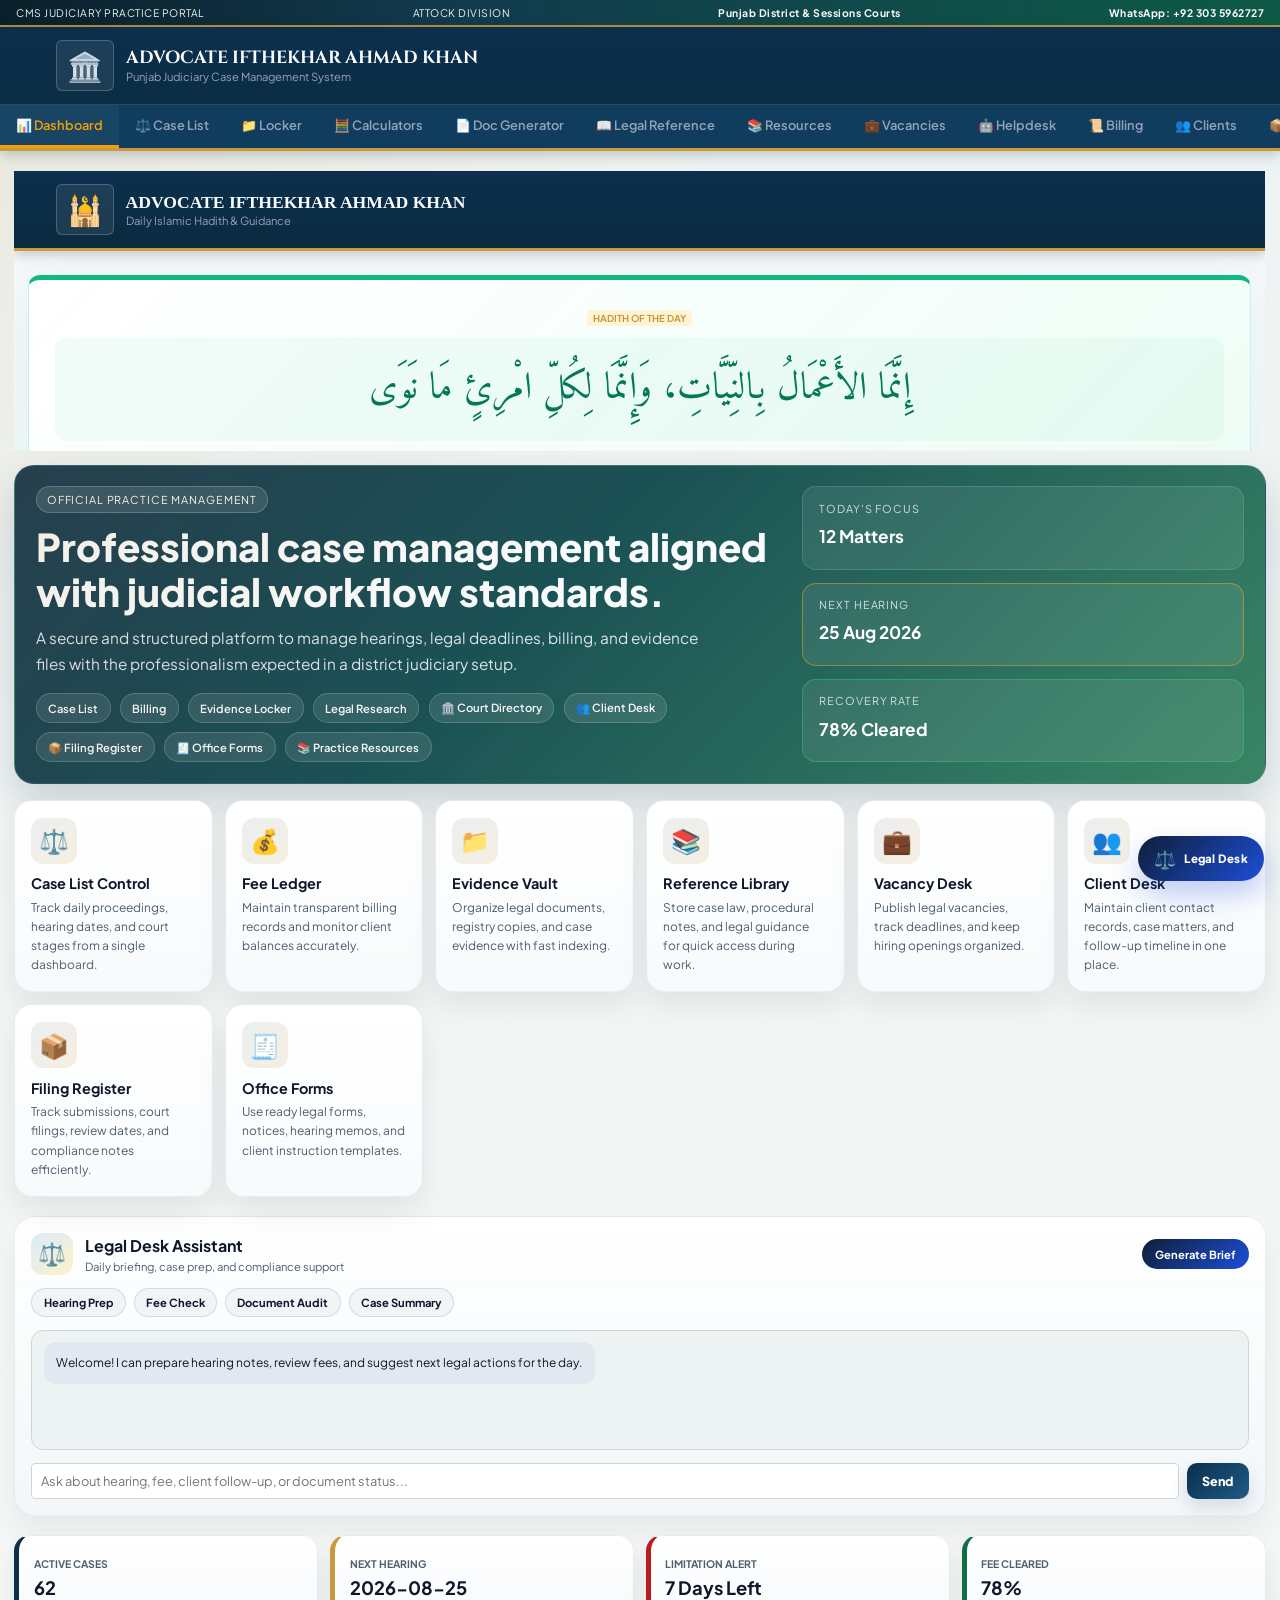
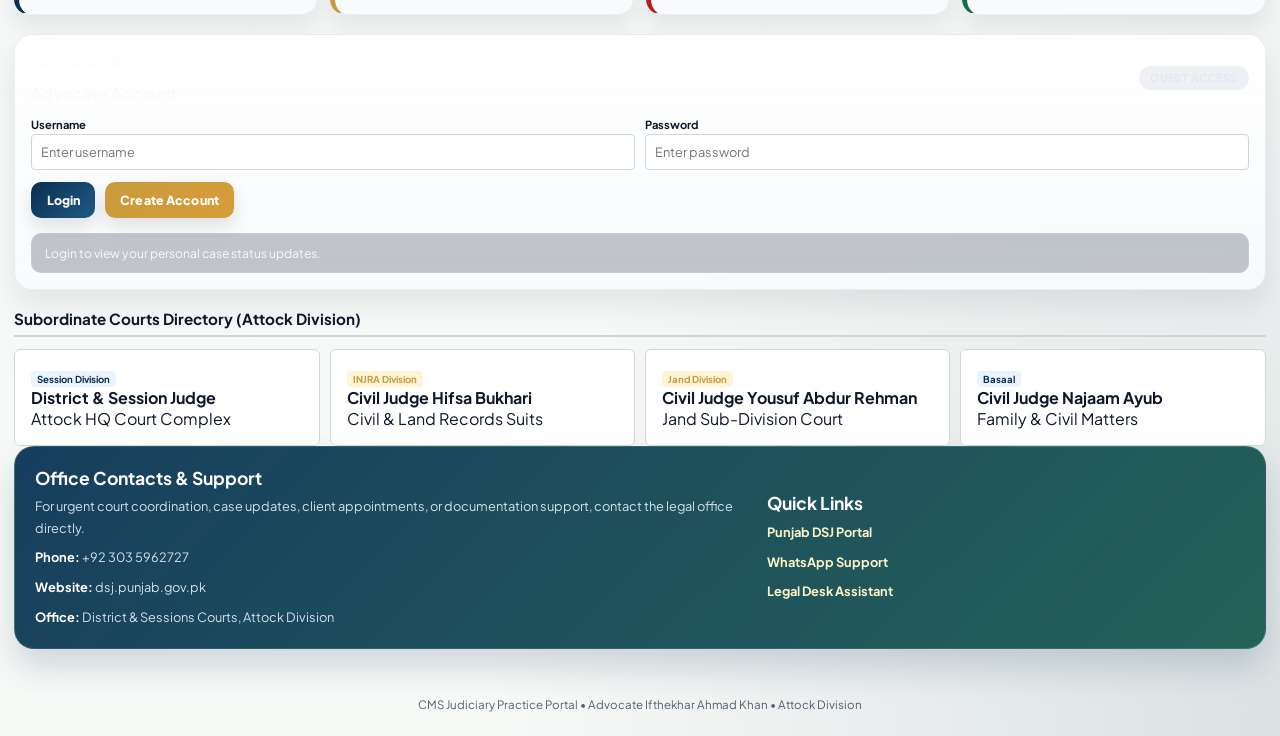
<file: index.html>
<!DOCTYPE html>
<html lang="en">
<head>
    <meta charset="UTF-8">
    <meta name="viewport" content="width=device-width, initial-scale=1.0">
    <title>CMS Judiciary - Advocate Ifthekhar Ahmad Khan</title>
    <link href="https://fonts.googleapis.com/css2?family=Cinzel:wght@600;700&family=Plus+Jakarta+Sans:wght@400;500;600;700&display=swap" rel="stylesheet">
    <link rel="stylesheet" href="style.css">
</head>
<body>

    <div class="gov-top-bar no-print">
        <span>CMS JUDICIARY PRACTICE PORTAL</span>
        <span>ATTOCK DIVISION</span>
        <span class="gov-contact-link">
            <a href="https://dsj.punjab.gov.pk/" target="_blank" rel="noopener noreferrer">Punjab District &amp; Sessions Courts</a>
        </span>
        <span class="gov-contact-link">
            <a href="https://wa.me/923035962727" target="_blank" rel="noopener noreferrer">WhatsApp: +92 303 5962727</a>
        </span>
    </div>

    <header class="main-header no-print">
        <div class="brand-container">
            <div class="cms-logo">🏛️</div>
            <div class="brand-titles">
                <h1>ADVOCATE IFTHEKHAR AHMAD KHAN</h1>
                <p>Punjab Judiciary Case Management System</p>
            </div>
        </div>

        <nav class="top-nav">
            <button class="nav-btn active" onclick="showPortion('dashboard', this)">📊 Dashboard</button>
            <button class="nav-btn" onclick="showPortion('diary', this)">⚖️ Case List</button>
            <button class="nav-btn" onclick="showPortion('locker', this)">📁 Locker</button>
            <button class="nav-btn" onclick="showPortion('calculator', this)">🧮 Calculators</button>
            <button class="nav-btn" onclick="showPortion('docs', this)">📄 Doc Generator</button>
            <button class="nav-btn" onclick="showPortion('library', this)">📖 Legal Reference</button>
            <button class="nav-btn" onclick="showPortion('resources', this)">📚 Resources</button>
            <button class="nav-btn" onclick="showPortion('vacancies', this)">💼 Vacancies</button>
            <button class="nav-btn" onclick="showPortion('assistant', this)">🤖 Helpdesk</button>
            <button class="nav-btn" onclick="showPortion('billing', this)">📜 Billing</button>
            <a href="clients.html" target="_blank" rel="noopener noreferrer" class="nav-btn" style="text-decoration:none; display:inline-flex; align-items:center;">👥 Clients</a>
            <a href="filings.html" target="_blank" rel="noopener noreferrer" class="nav-btn" style="text-decoration:none; display:inline-flex; align-items:center;">📦 Filings</a>
            <a href="forms.html" target="_blank" rel="noopener noreferrer" class="nav-btn" style="text-decoration:none; display:inline-flex; align-items:center;">🧾 Forms</a>
            <button id="theme-toggle-btn" class="nav-btn" onclick="toggleTheme()">🌙 Dark Mode</button>
        </nav>
    </header>

    <main class="content-container">
        <button class="floating-assistant-launcher" type="button" aria-label="Open legal desk assistant" onclick="focusAssistant()">
            <span class="launcher-icon">⚖️</span>
            <span class="launcher-text">Legal Desk</span>
        </button>

        <iframe src="hadith.html" style="width:100%; height:280px; border:none; margin-bottom:10px;"></iframe>

        <section class="hero-panel no-print">
            <div class="hero-copy">
                <span class="eyebrow">Official Practice Management</span>
                <h2>Professional case management aligned with judicial workflow standards.</h2>
                <p>
                   A secure and structured platform to manage hearings, legal deadlines, billing, and evidence files with the professionalism expected in a district judiciary setup.
               </p>
                <div class="hero-actions">
                    <span class="tag-badge">Case List</span>
                    <span class="tag-badge">Billing</span>
                    <span class="tag-badge">Evidence Locker</span>
                    <span class="tag-badge">Legal Research</span>
                    <a href="courts.html" class="tag-badge tag-link" target="_blank" rel="noopener noreferrer">🏛️ Court Directory</a>
                    <a href="clients.html" class="tag-badge tag-link" target="_blank" rel="noopener noreferrer">👥 Client Desk</a>
                    <a href="filings.html" class="tag-badge tag-link" target="_blank" rel="noopener noreferrer">📦 Filing Register</a>
                    <a href="forms.html" class="tag-badge tag-link" target="_blank" rel="noopener noreferrer">🧾 Office Forms</a>
                    <a href="resources.html" class="tag-badge tag-link" target="_blank" rel="noopener noreferrer">📚 Practice Resources</a>
                </div>
            </div>
            <div class="hero-metrics">
                <div class="mini-stat">
                    <span class="mini-label">Today's Focus</span>
                    <strong>12 Matters</strong>
                </div>
                <div class="mini-stat accent-gold">
                    <span class="mini-label">Next Hearing</span>
                    <strong>25 Aug 2026</strong>
                </div>
                <div class="mini-stat accent-green">
                    <span class="mini-label">Recovery Rate</span>
                    <strong>78% Cleared</strong>
                </div>
            </div>
        </section>

        <section class="feature-strip no-print">
            <div class="feature-card">
                <span class="feature-icon">⚖️</span>
                <h3>Case List Control</h3>
                <p>Track daily proceedings, hearing dates, and court stages from a single dashboard.</p>
            </div>
            <div class="feature-card">
                <span class="feature-icon">💰</span>
                <h3>Fee Ledger</h3>
                <p>Maintain transparent billing records and monitor client balances accurately.</p>
            </div>
            <div class="feature-card">
                <span class="feature-icon">📁</span>
                <h3>Evidence Vault</h3>
                <p>Organize legal documents, registry copies, and case evidence with fast indexing.</p>
            </div>
            <div class="feature-card">
                <span class="feature-icon">📚</span>
                <h3>Reference Library</h3>
                <p>Store case law, procedural notes, and legal guidance for quick access during work.</p>
            </div>
            <div class="feature-card">
                <span class="feature-icon">💼</span>
                <h3>Vacancy Desk</h3>
                <p>Publish legal vacancies, track deadlines, and keep hiring openings organized.</p>
            </div>
            <div class="feature-card">
                <span class="feature-icon">👥</span>
                <h3>Client Desk</h3>
                <p>Maintain client contact records, case matters, and follow-up timeline in one place.</p>
            </div>
            <div class="feature-card">
                <span class="feature-icon">📦</span>
                <h3>Filing Register</h3>
                <p>Track submissions, court filings, review dates, and compliance notes efficiently.</p>
            </div>
            <div class="feature-card">
                <span class="feature-icon">🧾</span>
                <h3>Office Forms</h3>
                <p>Use ready legal forms, notices, hearing memos, and client instruction templates.</p>
            </div>
        </section>

                <section class="assistant-panel no-print" aria-label="Legal desk assistant">
            <div class="assistant-header">
                <div class="assistant-title">
                    <span class="assistant-icon">⚖️</span>
                    <div>
                        <h3>Legal Desk Assistant</h3>
                        <p>Daily briefing, case prep, and compliance support</p>
                    </div>
                </div>
                <button type="button" class="assistant-mini-btn" onclick="askAssistant()">Generate Brief</button>
            </div>

            <div class="assistant-quick-actions" aria-label="Assistant quick actions">
                <button type="button" class="assistant-chip" onclick="askAssistantPreset('hearing')">Hearing Prep</button>
                <button type="button" class="assistant-chip" onclick="askAssistantPreset('billing')">Fee Check</button>
                <button type="button" class="assistant-chip" onclick="askAssistantPreset('document')">Document Audit</button>
                <button type="button" class="assistant-chip" onclick="askAssistantPreset('summary')">Case Summary</button>
            </div>

            <div class="assistant-chat" id="assistant-chat-box">
                <div class="assistant-bubble assistant-bot">Welcome! I can prepare hearing notes, review fees, and suggest next legal actions for the day.</div>
            </div>
            <div class="assistant-input-row">
                <input type="text" id="assistant-input" placeholder="Ask about hearing, fee, client follow-up, or document status..." onkeydown="if(event.key === 'Enter') askAssistant()">
                <button type="button" class="cms-btn btn-navy" onclick="askAssistant()">Send</button>
            </div>
        </section><!-- Toast Notification Box -->
        <div id="toast" class="toast-notification">Notification</div>

        <!-- Dashboard Portion -->
        <section id="portion-dashboard" class="portion active no-print">
            <div class="stats-grid">
                <div class="stat-card">
                    <span class="stat-title">Active Cases</span>
                    <span class="stat-number" id="dash-active-count">15</span>
                </div>
                <div class="stat-card gold">
                    <span class="stat-title">Next Hearing</span>
                    <span class="stat-number" id="dash-next-hearing">2026-08-25</span>
                </div>
                <div class="stat-card red">
                    <span class="stat-title">Limitation Alert</span>
                    <span class="stat-number" id="dash-limitation-days">7 Days Left</span>
                </div>
                <div class="stat-card green">
                    <span class="stat-title">Fee Cleared</span>
                    <span class="stat-number">78%</span>
                </div>
            </div>

            <div class="auth-panel panel-card no-print">
                <div class="auth-header">
                    <div>
                        <span class="eyebrow small">Secure Access</span>
                        <h3>Advocate Account</h3>
                    </div>
                    <span id="auth-state-badge" class="auth-badge guest">Guest Access</span>
                </div>
                <div id="auth-logged-out" class="auth-box">
                    <div class="form-row compact-row">
                        <div class="form-field">
                            <label>Username</label>
                            <input type="text" id="login-username" placeholder="Enter username">
                        </div>
                        <div class="form-field">
                            <label>Password</label>
                            <input type="password" id="login-password" placeholder="Enter password">
                        </div>
                    </div>
                    <div class="auth-actions">
                        <button type="button" onclick="loginUser()" class="cms-btn btn-navy">Login</button>
                        <button type="button" onclick="registerUser()" class="cms-btn btn-gold">Create Account</button>
                    </div>
                </div>
                <div id="auth-logged-in" class="auth-box hidden">
                    <div class="user-welcome">
                        <strong id="logged-user-name">Advocate</strong>
                        <span id="user-role-label">Case Manager</span>
                    </div>
                    <div class="auth-actions">
                        <button type="button" id="case-access-btn" onclick="showPortion('diary', document.querySelectorAll('.nav-btn')[1])" class="cms-btn btn-green">My Cases</button>
                        <button type="button" onclick="logoutUser()" class="cms-btn btn-print">Logout</button>
                    </div>
                </div>
                <div id="status-summary" class="status-summary">Login to view your personal case status updates.</div>
            </div>

            <div class="section-header">
                <h3>Subordinate Courts Directory (Attock Division)</h3>
            </div>
            <div class="grid-layout">
                <div class="cms-court-card"><div class="court-badge">Session Division</div><h4>District & Session Judge</h4><p>Attock HQ Court Complex</p></div>
                <div class="cms-court-card"><div class="court-badge gold">INJRA Division</div><h4>Civil Judge Hifsa Bukhari</h4><p>Civil & Land Records Suits</p></div>
                <div class="cms-court-card"><div class="court-badge gold">Jand Division</div><h4>Civil Judge Yousuf Abdur Rehman</h4><p>Jand Sub-Division Court</p></div>
                <div class="cms-court-card"><div class="court-badge">Basaal</div><h4>Civil Judge Najaam Ayub</h4><p>Family & Civil Matters</p></div>
            </div>
        </section>

        <!-- Cause List / Diary Portion -->
        <section id="portion-diary" class="portion">
            <div class="panel-card no-print">
                <div class="panel-header"><h2>Case Record Entry & Limitation Target</h2></div>
                <form id="diary-form" onsubmit="saveDiary(event)">
                    <div class="form-row">
                        <div class="form-field"><label>Next Hearing Date</label><input type="date" id="diary-date" required onchange="updateLimitationCounter(this.value)"></div>
                        <div class="form-field"><label>Case Title / Number</label><input type="text" id="diary-case" placeholder="e.g. Case #102/2026" required></div>
                    </div>
                    <div class="form-row">
                        <div class="form-field">
                            <label>Court Division</label>
                            <select id="diary-court" required>
                                <option>ASJ Mr. Jahan Zaib</option>
                                <option>District & Session Judge Attock</option>
                                <option>Civil Judge Hifsa Bukhari (INJRA Division)</option>
                                <option>Civil Judge Yousuf Abdur Rehman (Jand Division)</option>
                                <option>Civil Judge Najaam Ayub (Basaal)</option>
                                <option>Sayeda Hifza Bukhaari</option>
                                <option>Sub-Division Pindi Gheb</option>
                            </select>
                        </div>
                        <div class="form-field"><label>Proceeding Stage</label><input type="text" id="diary-stage" placeholder="e.g. Evidentiary Hearing" required></div>
                    </div>
                    <button type="submit" class="cms-btn btn-navy">Save to Case List</button>
                </form>
            </div>

            <div class="section-header no-print">
                <h3>Daily Case List Directory</h3>
                <div style="display:flex; gap:8px;">
                    <button onclick="exportTableToCSV('cause-list.csv', 'diary-records-body')" class="cms-btn btn-gold" style="width:auto;">📥 Export Excel</button>
                    <button onclick="window.print()" class="cms-btn btn-print" style="width:auto;">🖨️ Print List</button>
                </div>
            </div>

            <div class="toolbar no-print">
                <input id="diary-search" type="text" class="search-input" placeholder="🔍 Search by Case or Court..." onkeyup="filterDiaryGroups(this.value)">
            </div>
            <div id="court-filter-tabs" class="court-filter-tabs no-print"></div>

            <div id="diary-groups" class="judge-case-groups printable-area"></div>
        </section>

        <!-- Locker Portion -->
        <section id="portion-locker" class="portion no-print">
            <div class="panel-card">
                <div class="panel-header"><h2>📁 Evidence & Document Locker</h2></div>
                <form id="locker-form" onsubmit="saveLocker(event)">
                    <div class="form-row">
                        <div class="form-field"><label>Client / Case Ref</label><input type="text" id="locker-client" placeholder="e.g. Case #45 - Ahmad Ali" required></div>
                        <div class="form-field"><label>Document Type</label><input type="text" id="locker-type" placeholder="e.g. CNIC Copy, FIR, Fard" required></div>
                    </div>
                    <div class="form-row">
                        <div class="form-field"><label>Storage Location / Drive Link</label><input type="text" id="locker-link" placeholder="e.g. Cabinet #2 File #A" required></div>
                    </div>
                    <button type="submit" class="cms-btn btn-navy">Save Record</button>
                </form>
            </div>

            <div class="locker-showcase">
                <div class="locker-cabinet">
                    <button type="button" class="locker-drawer drawer-a" onclick="selectLockerItem('Case Files')"><span>Case Files</span></button>
                    <button type="button" class="locker-drawer drawer-b" onclick="selectLockerItem('Evidence')"><span>Evidence</span></button>
                    <button type="button" class="locker-drawer drawer-c" onclick="selectLockerItem('Registry')"><span>Registry</span></button>
                </div>
                <div class="locker-files">
                    <button type="button" class="file-card card-1" onclick="selectLockerItem('FIR Copy')">FIR Copy</button>
                    <button type="button" class="file-card card-2" onclick="selectLockerItem('CNIC')">CNIC</button>
                    <button type="button" class="file-card card-3" onclick="selectLockerItem('Title Deed')">Title Deed</button>
                    <button type="button" class="file-card card-4" onclick="selectLockerItem('Affidavit')">Affidavit</button>
                </div>
            </div>

            <div class="section-header"><h3>Stored Records Index</h3></div>
            <div class="table-responsive">
                <table class="cms-table">
                    <thead>
                        <tr><th>Client / Case Ref</th><th>Document Title</th><th>Storage Location / Link</th></tr>
                    </thead>
                    <tbody id="locker-records-body">
                        <!-- Loaded from LocalStorage or Default -->
                    </tbody>
                </table>
            </div>
        </section>

        <!-- Calculators Suite Portion -->
        <section id="portion-calculator" class="portion no-print">
            <div class="panel-card">
                <div class="panel-header text-center">
                    <h2>🏛️ CMS Judicial Calculators</h2>
                </div>

                <div class="calc-pills-nav">
                    <button class="pill-btn active" onclick="switchCalcModule('gen', this)">🧮 Math</button>
                    <button class="pill-btn" onclick="switchCalcModule('land', this)">🌾 Land Share</button>
                    <button class="pill-btn" onclick="switchCalcModule('age', this)">📅 Age Counter</button>
                    <button class="pill-btn" onclick="switchCalcModule('court', this)">⚖️ Court Fee</button>
                </div>

                <div class="calc-body-wrapper">
                    <div id="module-gen" class="calc-module active">
                        <div class="general-calc-ui">
                            <div class="calc-screen">
                                <div id="gen-history" class="screen-history"></div>
                                <input type="text" id="gen-display" class="screen-input" readonly value="0">
                            </div>
                            <div class="calc-keypad">
                                <button onclick="calcClearAll()" class="key key-action">AC</button>
                                <button onclick="calcDeleteOne()" class="key key-action">DEL</button>
                                <button onclick="calcInput('%')" class="key key-op">%</button>
                                <button onclick="calcInput('/')" class="key key-op">÷</button>

                                <button onclick="calcInput('7')" class="key">7</button>
                                <button onclick="calcInput('8')" class="key">8</button>
                                <button onclick="calcInput('9')" class="key">9</button>
                                <button onclick="calcInput('*')" class="key key-op">×</button>

                                <button onclick="calcInput('4')" class="key">4</button>
                                <button onclick="calcInput('5')" class="key">5</button>
                                <button onclick="calcInput('6')" class="key">6</button>
                                <button onclick="calcInput('-')" class="key key-op">-</button>

                                <button onclick="calcInput('1')" class="key">1</button>
                                <button onclick="calcInput('2')" class="key">2</button>
                                <button onclick="calcInput('3')" class="key">3</button>
                                <button onclick="calcInput('+')" class="key key-op">+</button>

                                <button onclick="calcInput('00')" class="key">00</button>
                                <button onclick="calcInput('0')" class="key">0</button>
                                <button onclick="calcInput('.')" class="key">.</button>
                                <button onclick="calcEquals()" class="key key-equals">=</button>
                            </div>
                        </div>
                    </div>

                    <div id="module-land" class="calc-module">
                        <div class="module-card">
                            <h3>Punjab Land Record Share Division</h3>
                            <div class="form-row">
                                <div class="form-field"><label>Total Kanal</label><input type="number" id="land-kanal" min="0" value="0"></div>
                                <div class="form-field"><label>Total Marla</label><input type="number" id="land-marla" min="0" max="19" value="0"></div>
                                <div class="form-field"><label>Total Sarsai</label><input type="number" id="land-sarsai" min="0" max="8" value="0"></div>
                            </div>
                            <div class="form-row">
                                <div class="form-field"><label>Total Estate Shares</label><input type="number" id="land-total-shares" placeholder="e.g. 240"></div>
                                <div class="form-field"><label>Litigant Shares</label><input type="number" id="land-user-shares" placeholder="e.g. 15"></div>
                            </div>
                            <button onclick="computeLandShare()" class="cms-btn btn-navy">Compute Share</button>
                            <div id="land-output" class="res-box"></div>
                        </div>
                    </div>

                    <div id="module-age" class="calc-module">
                        <div class="module-card">
                            <h3>Litigant Age Counter</h3>
                            <div class="form-row">
                                <div class="form-field"><label>Date of Birth</label><input type="date" id="dob-val"></div>
                                <div class="form-field"><label>Target Date</label><input type="date" id="target-date-val"></div>
                            </div>
                            <button onclick="computeAge()" class="cms-btn btn-gold">Calculate Age</button>
                            <div id="age-output" class="res-box"></div>
                        </div>
                    </div>

                    <div id="module-court" class="calc-module">
                        <div class="module-card">
                            <h3>Court Stamp Duty & Expense Calculator</h3>
                            <div class="form-row">
                                <div class="form-field"><label>Stamp Duty Rate (%)</label><input type="number" id="court-stamp-rate" value="15"></div>
                                <div class="form-field"><label>Claim Value (PKR)</label><input type="number" id="court-claim-val" placeholder="e.g. 500000"></div>
                                <div class="form-field"><label>Doc Pages</label><input type="number" id="court-pages-val" placeholder="e.g. 12"></div>
                            </div>
                            <button onclick="computeCourtExpenses()" class="cms-btn btn-green">Calculate Expenses</button>
                            <div id="court-output" class="res-box"></div>
                        </div>
                    </div>
                </div>
            </div>
        </section>

        <!-- Document Generator Portion -->
        <section id="portion-docs" class="portion">
            <div class="panel-card no-print">
                <div class="panel-header"><h2>📄 Legal Document Generator</h2></div>
                <form onsubmit="generateDocument(event)">
                    <div class="form-row">
                        <div class="form-field">
                            <label>Document Type</label>
                            <select id="doc-type-select">
                                <option value="wakalatnama">Wakalatnama / Power of Attorney</option>
                                <option value="urgent">Urgent Form / Application</option>
                                <option value="legal_notice">Legal Notice / Demand</option>
                                <option value="affidavit">Affidavit</option>
                                <option value="petition">Petition / Application</option>
                            </select>
                        </div>
                        <div class="form-field"><label>Court / Office Name</label><input type="text" id="doc-court" placeholder="e.g. Session Court, Attock" required></div>
                    </div>
                    <div class="form-row">
                        <div class="form-field"><label>Party 1 (Client Full Name)</label><input type="text" id="doc-client" placeholder="e.g. Malik Amir" required></div>
                        <div class="form-field"><label>Party 2 (Opposite Party)</label><input type="text" id="doc-opposite" placeholder="e.g. State" required></div>
                    </div>
                    <div class="form-row">
                        <div class="form-field"><label>Case Ref / Subject Title</label><input type="text" id="doc-casetitle" placeholder="e.g. Criminal Appeal #12/2026" required></div>
                    </div>
                    <button type="submit" class="cms-btn btn-gold">Generate & Preview</button>
                </form>
            </div>

            <div id="doc-print-template" class="printable-area">
                <h2 id="print-doc-title">WAKALATNAMA / POWER OF ATTORNEY</h2>
                <p><strong>IN THE COURT OF:</strong> <span id="w-court"></span></p>
                <p><strong>CASE TITLE:</strong> <span id="w-client"></span> <i>VS</i> <span id="w-opposite"></span></p>
                <p><strong>SUBJECT REF:</strong> <span id="w-casetitle"></span></p>
                <br>
                <p id="print-doc-body">I/We do hereby appoint and retain <strong>ADVOCATE IFTHEKHAR AHMAD KHAN</strong>, High Court, to appear and act for me/us in the above case.</p>
                <br><br>
                <div style="display:flex; justify-content:space-between; margin-top:40px;">
                    <div>__________________<br><strong>Client Signature</strong></div>
                    <div>__________________<br><strong>Advocate Signature</strong></div>
                </div>
            </div>
            <button id="doc-print-btn" onclick="window.print()" class="cms-btn btn-print no-print" style="display:none; margin-top:15px;">🖨️ Print Prepared Document</button>
        </section>

        <!-- Legal Reference Portion -->
        <section id="portion-library" class="portion no-print">
            <div class="panel-card">
                <div class="panel-header"><h2>📖 Advocate's Quick Reference</h2></div>
                <div class="toolbar">
                    <input type="text" class="search-input" placeholder="🔍 Search Sections or Laws..." onkeyup="filterLaws(this.value)">
                </div>
                <div id="laws-container">
                    <div class="law-card">
                        <h4>PPC Section 302 - Punishment of Qatl-i-Amd</h4>
                        <p>Deals with death sentence, life imprisonment for murder.</p>
                    </div>
                    <div class="law-card">
                        <h4>CrPC Section 497 - Bail in Non-Bailable Offenses</h4>
                        <p>Conditions for granting bail in non-bailable cases.</p>
                    </div>
                    <div class="law-card">
                        <h4>CPC Order 39 Rules 1 & 2 - Temporary Injunctions</h4>
                        <p>Procedures for obtaining stay orders in civil suits.</p>
                    </div>
                    <div class="law-card">
                        <h4>Limitation Act Article 152 - Civil Appeals</h4>
                        <p>30 Days period for filing appeal against civil decree.</p>
                    </div>
                </div>
            </div>
        </section>

        <section id="portion-resources" class="portion no-print">
            <div class="panel-card">
                <div class="panel-header"><h2>📚 Advocate Practice Resources</h2></div>
                <div class="feature-strip">
                    <div class="feature-card">
                        <span class="feature-icon">📝</span>
                        <h3>Drafting Templates</h3>
                        <p>Wakalatnama, bail applications, suits, affidavit, and miscellaneous pleadings ready for quick legal drafting.</p>
                    </div>
                    <div class="feature-card">
                        <span class="feature-icon">🖨️</span>
                        <h3>Print Forms</h3>
                        <p>Letterheads, court cover sheets, hearing summaries, and filing checklists for office-ready print use.</p>
                    </div>
                    <div class="feature-card">
                        <span class="feature-icon">📖</span>
                        <h3>Legal Essays & Blog</h3>
                        <p>Short research notes, legal explanations, and practice guidance for case planning and client briefing.</p>
                    </div>
                </div>
                <div class="workflow-checklist">
                    <div class="workflow-step">
                        <div class="step-no">1</div>
                        <h4>Case Intake</h4>
                        <p>Confirm client identity, legal issue, court, and filing deadline before starting work.</p>
                    </div>
                    <div class="workflow-step">
                        <div class="step-no">2</div>
                        <h4>Evidence Review</h4>
                        <p>Match facts with files, affidavits, registry notes, and documentary proof before arguments.</p>
                    </div>
                    <div class="workflow-step">
                        <div class="step-no">3</div>
                        <h4>Hearing Brief</h4>
                        <p>Prepare a short brief with issues, prayer, legal basis, and next court action.</p>
                    </div>
                    <div class="workflow-step">
                        <div class="step-no">4</div>
                        <h4>Follow-Up</h4>
                        <p>Send client updates, mark the next date, and store final notes in the office archive.</p>
                    </div>
                </div>
                <div class="toolbar" style="justify-content: center; margin-top: 1rem;">
                    <a href="resources.html" class="cms-btn btn-navy" target="_blank" rel="noopener noreferrer" style="width:auto; text-decoration:none;">Open Full Resource Library</a>
                </div>
            </div>
        </section>

        <!-- Vacancy Portion -->
        <section id="portion-vacancies" class="portion no-print">
            <div class="panel-card vacancy-layout">
                <div class="vacancy-form-wrap">
                    <div class="panel-header"><h2>💼 Recruitment & Vacancy Board</h2></div>
                    <form id="vacancy-form" onsubmit="saveVacancyForm(event)">
                        <div class="form-row">
                            <div class="form-field"><label>Position Title</label><input type="text" id="vacancy-title" placeholder="e.g. Junior Litigation Associate" required></div>
                            <div class="form-field"><label>Location</label><input type="text" id="vacancy-location" placeholder="e.g. Attock" required></div>
                        </div>
                        <div class="form-row">
                            <div class="form-field"><label>Job Type</label><input type="text" id="vacancy-type" placeholder="Full-Time / Internship" required></div>
                            <div class="form-field"><label>Deadline</label><input type="date" id="vacancy-deadline" required></div>
                        </div>
                        <div class="form-row">
                            <div class="form-field"><label>Brief Description</label><textarea id="vacancy-summary" rows="3" placeholder="Describe the role and responsibilities" required></textarea></div>
                        </div>
                        <div class="form-row">
                            <div class="form-field"><label>Requirements (One per line)</label><textarea id="vacancy-requirements" rows="4" placeholder="LLB / law graduate&#10;Strong drafting skills&#10;Civil practice knowledge"></textarea></div>
                        </div>
                        <button type="submit" class="cms-btn btn-navy">Add Vacancy</button>
                    </form>
                </div>
                <div class="vacancy-list-wrap">
                    <div class="panel-header"><h2>Open Positions</h2></div>
                    <div id="vacancy-list" class="vacancy-list"></div>
                </div>
            </div>
        </section>

        <!-- Helpdesk Portion -->
        <section id="portion-assistant" class="portion no-print">
            <div class="panel-card chat-wrapper">
                <div class="panel-header"><h2>CMS Office Helpdesk</h2></div>
                <div class="chat-display" id="chat-box">
                    <div class="chat-bubble bot">Welcome to Office CMS. Ask any query regarding court cases or court divisions.</div>
                </div>
                <div class="chat-controls">
                    <input type="text" id="chat-input" placeholder="Type query..." onkeypress="if(event.key==='Enter') sendChatMessage()">
                    <button onclick="sendChatMessage()" class="cms-btn btn-navy" style="width: auto;">Send</button>
                </div>
            </div>
        </section>

        <!-- Billing Register Portion -->
        <section id="portion-billing" class="portion">
            <div class="panel-card no-print">
                <div class="panel-header"><h2>Financial Ledger Entry</h2></div>
                <form id="billing-form" onsubmit="saveBilling(event)">
                    <div class="form-row">
                        <div class="form-field"><label>Client Name</label><input type="text" id="bill-client" required></div>
                        <div class="form-field"><label>Case Details</label><input type="text" id="bill-case" required></div>
                    </div>
                    <div class="form-row">
                        <div class="form-field"><label>Total Fee (PKR)</label><input type="number" id="bill-amount" required></div>
                        <div class="form-field"><label>Paid Amount (PKR)</label><input type="number" id="bill-paid" required></div>
                    </div>
                    <button type="submit" class="cms-btn btn-green">Update Billing</button>
                </form>
            </div>

            <div class="section-header no-print">
                <h3>Financial Audit Ledger</h3>
                <div style="display:flex; gap:8px;">
                    <button onclick="exportTableToCSV('billing-ledger.csv', 'billing-records-body')" class="cms-btn btn-gold" style="width:auto;">📥 Export Excel</button>
                    <button onclick="window.print()" class="cms-btn btn-print" style="width:auto;">🖨️ Print Ledger</button>
                </div>
            </div>

            <div class="toolbar no-print">
                <input type="text" class="search-input" placeholder="🔍 Search Ledger..." onkeyup="filterTable('billing-records-body', this.value)">
            </div>

            <div class="table-responsive printable-area">
                <table class="cms-table">
                    <thead>
                        <tr><th>Client</th><th>Case Ref</th><th>Total Fee</th><th>Paid</th><th>Balance</th></tr>
                    </thead>
                    <tbody id="billing-records-body">
                        <!-- Loaded from LocalStorage or Default -->
                    </tbody>
                </table>
            </div>
        </section>

        <section class="contact-panel no-print">
            <div class="contact-grid">
                <div>
                    <h3>Office Contacts & Support</h3>
                    <p>For urgent court coordination, case updates, client appointments, or documentation support, contact the legal office directly.</p>
                    <ul class="contact-list">
                        <li><strong>Phone:</strong> +92 303 5962727</li>
                        <li><strong>Website:</strong> dsj.punjab.gov.pk</li>
                        <li><strong>Office:</strong> District & Sessions Courts, Attock Division</li>
                    </ul>
                </div>
                <div>
                    <h3>Quick Links</h3>
                    <ul class="contact-list">
                        <li><a href="https://dsj.punjab.gov.pk/" target="_blank" rel="noopener noreferrer">Punjab DSJ Portal</a></li>
                        <li><a href="https://wa.me/923035962727" target="_blank" rel="noopener noreferrer">WhatsApp Support</a></li>
                        <li><a href="#" onclick="focusAssistant(); return false;">Legal Desk Assistant</a></li>
                    </ul>
                </div>
            </div>
        </section>

    </main>

    <footer class="footer-bar no-print">
        CMS Judiciary Practice Portal • Advocate Ifthekhar Ahmad Khan • Attock Division
    </footer>

    <script src="data.js"></script>
    <script src="script.js"></script>
    <script src="vacancies.js"></script>
</body>
</html>
</file>
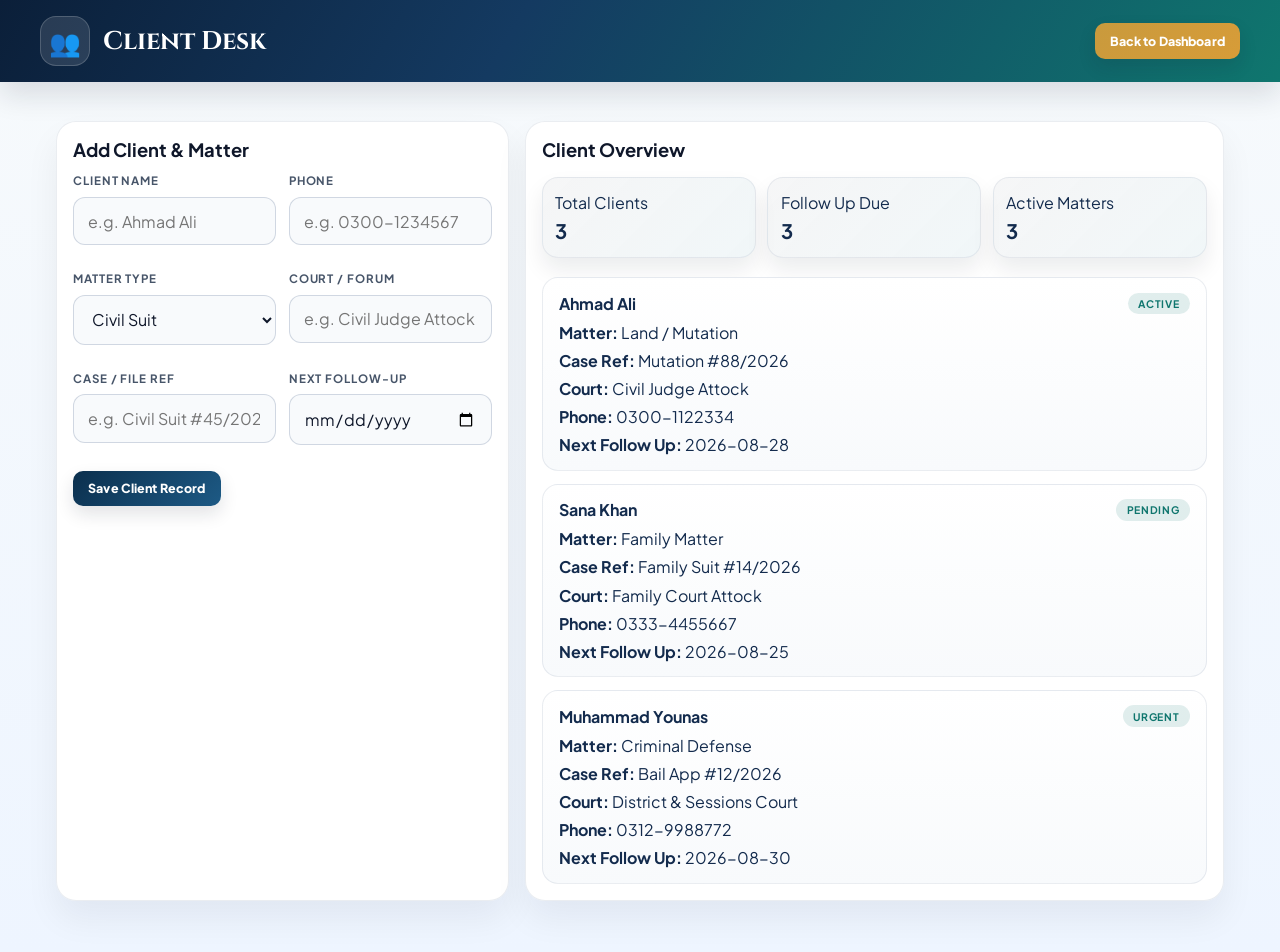
<file: clients.html>
<!DOCTYPE html>
<html lang="en">
<head>
    <meta charset="UTF-8">
    <meta name="viewport" content="width=device-width, initial-scale=1.0">
    <title>Client Desk - CMS Judiciary</title>
    <link href="https://fonts.googleapis.com/css2?family=Cinzel:wght@600;700&family=Plus+Jakarta+Sans:wght@400;500;600;700&display=swap" rel="stylesheet">
    <link rel="stylesheet" href="style.css">
    <style>
        body {
            margin: 0;
            background: linear-gradient(180deg, #f7fafc 0%, #eef5ff 100%);
            color: #132b4d;
        }
        .page-shell {
            max-width: 1200px;
            margin: 0 auto;
            padding: 1.25rem 1rem 2rem;
        }
        .topbar {
            background: linear-gradient(120deg, #0b1f39 0%, #143a61 40%, #0f766e 100%);
            color: white;
            padding: 1rem 1.2rem;
            box-shadow: 0 14px 28px rgba(15, 23, 42, 0.12);
        }
        .topbar-inner {
            max-width: 1200px;
            margin: 0 auto;
            display: flex;
            justify-content: space-between;
            align-items: center;
            gap: 1rem;
            flex-wrap: wrap;
        }
        .brand {
            display: flex;
            align-items: center;
            gap: 0.8rem;
        }
        .brand-mark {
            width: 50px;
            height: 50px;
            border-radius: 16px;
            display: grid;
            place-items: center;
            font-size: 1.6rem;
            background: rgba(255,255,255,0.12);
            border: 1px solid rgba(255,255,255,0.18);
        }
        .brand h1 {
            margin: 0;
            font-size: clamp(1.2rem, 2vw, 1.9rem);
            font-family: 'Cinzel', serif;
        }
        .page-grid {
            display: grid;
            grid-template-columns: 1.1fr 1.7fr;
            gap: 1rem;
            margin-top: 1.2rem;
        }
        .panel-card {
            background: rgba(255,255,255,0.96);
            border-radius: 20px;
            padding: 1rem;
            border: 1px solid rgba(148,163,184,0.2);
            box-shadow: 0 18px 34px rgba(15,23,42,0.06);
        }
        .panel-header h2 {
            margin: 0 0 0.75rem;
            font-size: 1.15rem;
        }
        .form-row {
            display: grid;
            grid-template-columns: repeat(2, minmax(0, 1fr));
            gap: 0.8rem;
        }
        .form-field {
            display: flex;
            flex-direction: column;
            gap: 0.35rem;
            margin-bottom: 0.8rem;
        }
        .form-field label {
            font-size: 0.72rem;
            font-weight: 700;
            color: #475569;
            text-transform: uppercase;
            letter-spacing: 0.08em;
        }
        .form-field input,
        .form-field select {
            padding: 0.8rem 0.9rem;
            border: 1px solid rgba(148,163,184,0.4);
            border-radius: 12px;
            background: #f8fafc;
            font: inherit;
            color: #0f172a;
        }
        .stats-grid {
            display: grid;
            grid-template-columns: repeat(3, minmax(0, 1fr));
            gap: 0.7rem;
            margin-top: 1rem;
        }
        .stat-card {
            background: linear-gradient(135deg, rgba(15,23,42,0.04), rgba(14,116,144,0.06));
            border: 1px solid rgba(148,163,184,0.18);
            border-radius: 16px;
            padding: 0.85rem 0.8rem;
        }
        .stat-card strong {
            display: block;
            font-size: 1.25rem;
            margin-top: 0.35rem;
        }
        .client-list {
            display: grid;
            gap: 0.8rem;
            margin-top: 1rem;
        }
        .client-card {
            border: 1px solid rgba(148,163,184,0.2);
            border-radius: 16px;
            padding: 0.9rem 1rem;
            background: linear-gradient(180deg, #ffffff, #f8fafc);
            display: grid;
            gap: 0.45rem;
        }
        .client-top {
            display: flex;
            justify-content: space-between;
            align-items: center;
            gap: 0.8rem;
            flex-wrap: wrap;
        }
        .client-badge {
            display: inline-flex;
            align-items: center;
            padding: 0.28rem 0.65rem;
            border-radius: 999px;
            font-size: 0.65rem;
            font-weight: 700;
            letter-spacing: 0.07em;
            text-transform: uppercase;
            background: rgba(15,118,110,0.12);
            color: #0f766e;
        }
        @media (max-width: 860px) {
            .page-grid { grid-template-columns: 1fr; }
            .form-row, .stats-grid { grid-template-columns: 1fr; }
        }
    </style>
</head>
<body>
    <div class="topbar">
        <div class="topbar-inner">
            <div class="brand">
                <div class="brand-mark">👥</div>
                <h1>Client Desk</h1>
            </div>
            <a href="index.html" class="cms-btn btn-gold" style="width:auto; text-decoration:none;">Back to Dashboard</a>
        </div>
    </div>

    <main class="page-shell">
        <div class="page-grid">
            <section class="panel-card">
                <div class="panel-header">
                    <h2>Add Client & Matter</h2>
                </div>
                <form id="client-form">
                    <div class="form-row">
                        <div class="form-field">
                            <label>Client Name</label>
                            <input type="text" id="client-name" placeholder="e.g. Ahmad Ali" required>
                        </div>
                        <div class="form-field">
                            <label>Phone</label>
                            <input type="text" id="client-phone" placeholder="e.g. 0300-1234567">
                        </div>
                    </div>
                    <div class="form-row">
                        <div class="form-field">
                            <label>Matter Type</label>
                            <select id="client-matter">
                                <option>Civil Suit</option>
                                <option>Family Matter</option>
                                <option>Criminal Defense</option>
                                <option>Land / Mutation</option>
                                <option>Appeal / Revision</option>
                                <option>General Consultation</option>
                            </select>
                        </div>
                        <div class="form-field">
                            <label>Court / Forum</label>
                            <input type="text" id="client-court" placeholder="e.g. Civil Judge Attock">
                        </div>
                    </div>
                    <div class="form-row">
                        <div class="form-field">
                            <label>Case / File Ref</label>
                            <input type="text" id="client-file" placeholder="e.g. Civil Suit #45/2026">
                        </div>
                        <div class="form-field">
                            <label>Next Follow-Up</label>
                            <input type="date" id="client-followup">
                        </div>
                    </div>
                    <button type="submit" class="cms-btn btn-navy">Save Client Record</button>
                </form>
            </section>

            <section class="panel-card">
                <div class="panel-header">
                    <h2>Client Overview</h2>
                </div>
                <div class="stats-grid">
                    <div class="stat-card">
                        <span>Total Clients</span>
                        <strong id="total-clients">0</strong>
                    </div>
                    <div class="stat-card">
                        <span>Follow Up Due</span>
                        <strong id="due-followups">0</strong>
                    </div>
                    <div class="stat-card">
                        <span>Active Matters</span>
                        <strong id="active-matters">0</strong>
                    </div>
                </div>
                <div id="client-list" class="client-list"></div>
            </section>
        </div>
    </main>

    <script>
        const seedClients = [
            { name: 'Ahmad Ali', phone: '0300-1122334', matter: 'Land / Mutation', court: 'Civil Judge Attock', file: 'Mutation #88/2026', followup: '2026-08-28', status: 'Active' },
            { name: 'Sana Khan', phone: '0333-4455667', matter: 'Family Matter', court: 'Family Court Attock', file: 'Family Suit #14/2026', followup: '2026-08-25', status: 'Pending' },
            { name: 'Muhammad Younas', phone: '0312-9988772', matter: 'Criminal Defense', court: 'District & Sessions Court', file: 'Bail App #12/2026', followup: '2026-08-30', status: 'Urgent' }
        ];

        const STORAGE_KEY = 'cms_clients_data';

        function getClients() {
            try {
                const raw = localStorage.getItem(STORAGE_KEY);
                if (!raw) return seedClients;
                const parsed = JSON.parse(raw);
                return Array.isArray(parsed) && parsed.length ? parsed : seedClients;
            } catch (error) {
                return seedClients;
            }
        }

        function saveClients(list) {
            localStorage.setItem(STORAGE_KEY, JSON.stringify(list));
        }

        function renderClients() {
            const clients = getClients();
            const listEl = document.getElementById('client-list');
            listEl.innerHTML = clients.map(client => `
                <div class="client-card">
                    <div class="client-top">
                        <strong>${client.name}</strong>
                        <span class="client-badge">${client.status || 'Active'}</span>
                    </div>
                    <div><strong>Matter:</strong> ${client.matter}</div>
                    <div><strong>Case Ref:</strong> ${client.file}</div>
                    <div><strong>Court:</strong> ${client.court}</div>
                    <div><strong>Phone:</strong> ${client.phone || 'N/A'}</div>
                    <div><strong>Next Follow Up:</strong> ${client.followup || 'Not set'}</div>
                </div>
            `).join('') || '<p>No clients added yet.</p>';

            document.getElementById('total-clients').textContent = clients.length;
            document.getElementById('due-followups').textContent = clients.filter(c => c.followup).length;
            document.getElementById('active-matters').textContent = clients.filter(c => (c.status || 'Active') !== 'Closed').length;
        }

        document.getElementById('client-form').addEventListener('submit', function (event) {
            event.preventDefault();
            const client = {
                name: document.getElementById('client-name').value.trim(),
                phone: document.getElementById('client-phone').value.trim(),
                matter: document.getElementById('client-matter').value,
                court: document.getElementById('client-court').value.trim(),
                file: document.getElementById('client-file').value.trim(),
                followup: document.getElementById('client-followup').value,
                status: 'Active'
            };

            if (!client.name) return;
            const clients = getClients();
            clients.unshift(client);
            saveClients(clients);
            renderClients();
            this.reset();
        });

        renderClients();
    </script>
</body>
</html>
</file>
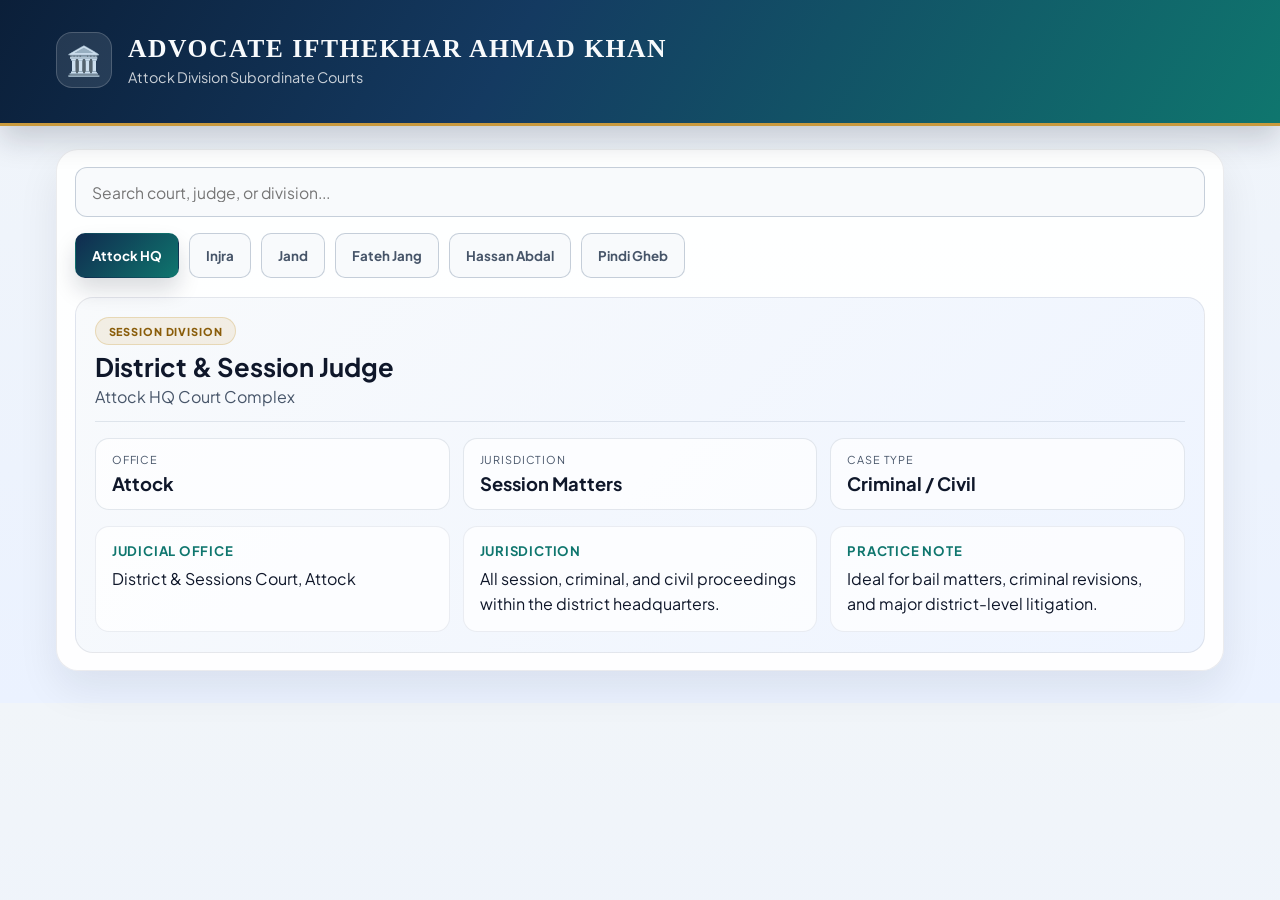
<file: courts.html>
<!DOCTYPE html>
<html lang="en">
<head>
    <meta charset="UTF-8">
    <meta name="viewport" content="width=device-width, initial-scale=1.0">
    <title>Subordinate Courts Directory - CMS</title>
    <link href="https://fonts.googleapis.com/css2?family=Plus+Jakarta+Sans:wght@400;500;600;700&display=swap" rel="stylesheet">
    <link rel="stylesheet" href="style.css">
    <style>
        :root {
            --court-bg: linear-gradient(135deg, #f8fafc 0%, #eef4ff 100%);
            --court-surface: rgba(255,255,255,0.92);
            --court-border: rgba(15, 23, 42, 0.08);
            --court-navy: #0f172a;
            --court-gold: #c89b3c;
            --court-green: #0f766e;
            --court-muted: #475569;
            --court-soft: rgba(15, 23, 42, 0.04);
        }

        * { box-sizing: border-box; }
        body {
            margin: 0;
            font-family: 'Plus Jakarta Sans', sans-serif;
            background: linear-gradient(180deg, #f1f5f9 0%, #ebf2ff 100%);
            color: var(--court-navy);
        }

        .main-header {
            background: linear-gradient(120deg, #0b1f39 0%, #143a61 40%, #0f766e 100%);
            color: #fff;
            padding: 1.2rem 1.5rem 1.4rem;
            box-shadow: 0 14px 28px rgba(15, 23, 42, 0.18);
        }

        .brand-container {
            max-width: 1200px;
            margin: 0 auto;
            display: flex;
            align-items: center;
            gap: 1rem;
        }

        .cms-logo {
            width: 56px;
            height: 56px;
            display: flex;
            align-items: center;
            justify-content: center;
            border-radius: 16px;
            background: rgba(255,255,255,0.10);
            border: 1px solid rgba(255,255,255,0.18);
            font-size: 1.8rem;
        }

        .brand-titles h1 {
            margin: 0;
            font-size: clamp(1.25rem, 2vw, 2rem);
            letter-spacing: 0.06em;
        }

        .brand-titles p {
            margin: 0.2rem 0 0;
            color: rgba(255,255,255,0.78);
            font-size: 0.9rem;
        }

        .content-container {
            max-width: 1200px;
            margin: 1.4rem auto 2rem;
            padding: 0 1rem;
        }

        .court-shell {
            background: var(--court-surface);
            border: 1px solid var(--court-border);
            border-radius: 22px;
            box-shadow: 0 18px 40px rgba(15, 23, 42, 0.08);
            padding: 1.1rem;
        }

        .search-row {
            display: flex;
            align-items: center;
            justify-content: space-between;
            gap: 1rem;
            margin-bottom: 1rem;
            flex-wrap: wrap;
        }

        .search-input {
            flex: 1;
            min-width: 220px;
            padding: 0.9rem 1rem;
            border: 1px solid rgba(148, 163, 184, 0.5);
            border-radius: 12px;
            background: rgba(248, 250, 252, 0.9);
            font-size: 0.98rem;
            color: var(--court-navy);
        }

        .court-tabs {
            display: flex;
            gap: 10px;
            margin-bottom: 1.2rem;
            flex-wrap: wrap;
        }

        .tab-btn {
            padding: 0.8rem 1rem;
            border: 1px solid rgba(148, 163, 184, 0.5);
            background: #f8fafc;
            border-radius: 10px;
            cursor: pointer;
            font-weight: 700;
            color: var(--court-muted);
            transition: all 0.2s ease;
        }

        .tab-btn:hover,
        .tab-btn.active {
            background: linear-gradient(135deg, #102b4f 0%, #0f766e 100%);
            color: white;
            border-color: transparent;
            box-shadow: 0 12px 22px rgba(15, 23, 42, 0.15);
        }

        .court-section {
            display: none;
            animation: fadeIn 0.35s ease;
        }

        .court-section.active {
            display: block;
        }

        .court-panel {
            background: var(--court-bg);
            border: 1px solid var(--court-border);
            border-radius: 18px;
            padding: 1.2rem;
        }

        .court-header {
            display: flex;
            align-items: center;
            justify-content: space-between;
            gap: 1rem;
            flex-wrap: wrap;
            margin-bottom: 1rem;
            border-bottom: 1px solid rgba(148, 163, 184, 0.25);
            padding-bottom: 0.9rem;
        }

        .court-badge {
            display: inline-flex;
            align-items: center;
            padding: 0.42rem 0.8rem;
            border-radius: 999px;
            background: rgba(200, 155, 60, 0.12);
            color: #8a5d0a;
            border: 1px solid rgba(200, 155, 60, 0.28);
            font-size: 0.68rem;
            font-weight: 800;
            letter-spacing: 0.08em;
            text-transform: uppercase;
        }

        .court-title {
            margin: 0.3rem 0 0;
            font-size: clamp(1.4rem, 2vw, 2rem);
        }

        .court-subtitle {
            margin: 0.15rem 0 0;
            color: var(--court-muted);
        }

        .court-stat-grid {
            display: grid;
            grid-template-columns: repeat(auto-fit, minmax(160px, 1fr));
            gap: 0.8rem;
            margin-bottom: 1rem;
        }

        .court-stat {
            background: rgba(255,255,255,0.7);
            border: 1px solid rgba(148, 163, 184, 0.25);
            border-radius: 14px;
            padding: 0.9rem 1rem;
        }

        .court-stat-label {
            display: block;
            font-size: 0.68rem;
            letter-spacing: 0.08em;
            text-transform: uppercase;
            color: var(--court-muted);
            margin-bottom: 0.35rem;
        }

        .court-stat strong {
            font-size: 1.15rem;
        }

        .court-detail-list {
            display: grid;
            grid-template-columns: repeat(auto-fit, minmax(220px, 1fr));
            gap: 0.8rem;
        }

        .detail-card {
            background: rgba(255,255,255,0.72);
            border: 1px solid rgba(148, 163, 184, 0.18);
            border-radius: 14px;
            padding: 0.9rem 1rem;
        }

        .detail-card h4 {
            margin: 0 0 0.45rem;
            font-size: 0.82rem;
            letter-spacing: 0.06em;
            text-transform: uppercase;
            color: var(--court-green);
        }

        .detail-card p {
            margin: 0;
            line-height: 1.6;
            color: var(--court-navy);
        }

        @keyframes fadeIn {
            from { opacity: 0; transform: translateY(10px); }
            to { opacity: 1; transform: translateY(0); }
        }

        @media (max-width: 700px) {
            .brand-container {
                align-items: flex-start;
                flex-direction: column;
            }
            .search-row {
                align-items: stretch;
            }
            .search-input {
                width: 100%;
            }
            .court-header {
                align-items: flex-start;
            }
        }
    </style>
</head>
<body>

    <header class="main-header">
        <div class="brand-container">
            <div class="cms-logo">🏛️</div>
            <div class="brand-titles">
                <h1>ADVOCATE IFTHEKHAR AHMAD KHAN</h1>
                <p>Attock Division Subordinate Courts</p>
            </div>
        </div>
    </header>

    <main class="content-container">
        <div class="court-shell">
            <div class="search-row">
                <input id="courtSearch" class="search-input" type="text" placeholder="Search court, judge, or division..." onkeyup="filterCourtTabs(this.value)">
            </div>

            <div class="court-tabs">
                <button class="tab-btn active" data-court="attock" onclick="showCourt('attock', event)">Attock HQ</button>
                <button class="tab-btn" data-court="injra" onclick="showCourt('injra', event)">Injra</button>
                <button class="tab-btn" data-court="jand" onclick="showCourt('jand', event)">Jand</button>
                <button class="tab-btn" data-court="fatehjang" onclick="showCourt('fatehjang', event)">Fateh Jang</button>
                <button class="tab-btn" data-court="hassanabdal" onclick="showCourt('hassanabdal', event)">Hassan Abdal</button>
                <button class="tab-btn" data-court="pindigheb" onclick="showCourt('pindigheb', event)">Pindi Gheb</button>
            </div>

            <div id="attock" class="court-section active">
                <div class="court-panel">
                    <div class="court-header">
                        <div>
                            <span class="court-badge">Session Division</span>
                            <h3 class="court-title">District &amp; Session Judge</h3>
                            <p class="court-subtitle">Attock HQ Court Complex</p>
                        </div>
                    </div>
                    <div class="court-stat-grid">
                        <div class="court-stat"><span class="court-stat-label">Office</span><strong>Attock</strong></div>
                        <div class="court-stat"><span class="court-stat-label">Jurisdiction</span><strong>Session Matters</strong></div>
                        <div class="court-stat"><span class="court-stat-label">Case Type</span><strong>Criminal / Civil</strong></div>
                    </div>
                    <div class="court-detail-list">
                        <div class="detail-card"><h4>Judicial Office</h4><p>District &amp; Sessions Court, Attock</p></div>
                        <div class="detail-card"><h4>Jurisdiction</h4><p>All session, criminal, and civil proceedings within the district headquarters.</p></div>
                        <div class="detail-card"><h4>Practice Note</h4><p>Ideal for bail matters, criminal revisions, and major district-level litigation.</p></div>
                    </div>
                </div>
            </div>

            <div id="injra" class="court-section">
                <div class="court-panel">
                    <div class="court-header">
                        <div>
                            <span class="court-badge">INJRA Division</span>
                            <h3 class="court-title">Civil Judge Hifsa Bukhari</h3>
                            <p class="court-subtitle">Civil &amp; Land Records Suits</p>
                        </div>
                    </div>
                    <div class="court-stat-grid">
                        <div class="court-stat"><span class="court-stat-label">Office</span><strong>INJRA</strong></div>
                        <div class="court-stat"><span class="court-stat-label">Focus</span><strong>Land / Civil</strong></div>
                        <div class="court-stat"><span class="court-stat-label">Case Type</span><strong>Land, suits, deeds</strong></div>
                    </div>
                    <div class="court-detail-list">
                        <div class="detail-card"><h4>Judicial Office</h4><p>Additional Civil Judge / INJRA bench</p></div>
                        <div class="detail-card"><h4>Jurisdiction</h4><p>Property disputes, title claims, mutation disputes, and civil suits.</p></div>
                        <div class="detail-card"><h4>Practice Note</h4><p>Strongly relevant for docketing, evidence listing, and land-record matters.</p></div>
                    </div>
                </div>
            </div>

            <div id="jand" class="court-section">
                <div class="court-panel">
                    <div class="court-header">
                        <div>
                            <span class="court-badge">Jand Division</span>
                            <h3 class="court-title">Civil Judge Yousuf Abdur Rehman</h3>
                            <p class="court-subtitle">Jand Sub-Division Court</p>
                        </div>
                    </div>
                    <div class="court-stat-grid">
                        <div class="court-stat"><span class="court-stat-label">Office</span><strong>Jand</strong></div>
                        <div class="court-stat"><span class="court-stat-label">Focus</span><strong>Sub-division</strong></div>
                        <div class="court-stat"><span class="court-stat-label">Case Type</span><strong>Civil / rent</strong></div>
                    </div>
                    <div class="court-detail-list">
                        <div class="detail-card"><h4>Judicial Office</h4><p>Sub-Division Judicial Complex, Jand</p></div>
                        <div class="detail-card"><h4>Jurisdiction</h4><p>Civil matters, rent disputes, and local judicial proceedings in the sub-division.</p></div>
                        <div class="detail-card"><h4>Practice Note</h4><p>Useful for regular civil hearings and local procedure tracking.</p></div>
                    </div>
                </div>
            </div>

            <div id="fatehjang" class="court-section">
                <div class="court-panel">
                    <div class="court-header">
                        <div>
                            <span class="court-badge">Fateh Jang</span>
                            <h3 class="court-title">Civil Judge Najaam Ayub</h3>
                            <p class="court-subtitle">Family &amp; Civil Matters</p>
                        </div>
                    </div>
                    <div class="court-stat-grid">
                        <div class="court-stat"><span class="court-stat-label">Office</span><strong>Fateh Jang</strong></div>
                        <div class="court-stat"><span class="court-stat-label">Focus</span><strong>Family / Civil</strong></div>
                        <div class="court-stat"><span class="court-stat-label">Case Type</span><strong>Family matters</strong></div>
                    </div>
                    <div class="court-detail-list">
                        <div class="detail-card"><h4>Judicial Office</h4><p>Fateh Jang Civil / Family Court</p></div>
                        <div class="detail-card"><h4>Jurisdiction</h4><p>Family disputes, civil plaints, and local judicial affairs.</p></div>
                        <div class="detail-card"><h4>Practice Note</h4><p>Best for family-civil admissions, evidence recording, and procedural scheduling.</p></div>
                    </div>
                </div>
            </div>

            <div id="hassanabdal" class="court-section">
                <div class="court-panel">
                    <div class="court-header">
                        <div>
                            <span class="court-badge">Hassan Abdal</span>
                            <h3 class="court-title">Senior Civil Judge</h3>
                            <p class="court-subtitle">Hassan Abdal Division</p>
                        </div>
                    </div>
                    <div class="court-stat-grid">
                        <div class="court-stat"><span class="court-stat-label">Office</span><strong>Hassan Abdal</strong></div>
                        <div class="court-stat"><span class="court-stat-label">Focus</span><strong>Senior judicial</strong></div>
                        <div class="court-stat"><span class="court-stat-label">Case Type</span><strong>Regular civil</strong></div>
                    </div>
                    <div class="court-detail-list">
                        <div class="detail-card"><h4>Judicial Office</h4><p>Senior Civil Judge, Hassan Abdal</p></div>
                        <div class="detail-card"><h4>Jurisdiction</h4><p>Senior-level civil and procedural matters for the division.</p></div>
                        <div class="detail-card"><h4>Practice Note</h4><p>Useful for more formal adjudicative referrals and senior civil hearings.</p></div>
                    </div>
                </div>
            </div>

            <div id="pindigheb" class="court-section">
                <div class="court-panel">
                    <div class="court-header">
                        <div>
                            <span class="court-badge">Pindi Gheb</span>
                            <h3 class="court-title">Additional Session Judge</h3>
                            <p class="court-subtitle">Pindi Gheb Sub-Division</p>
                        </div>
                    </div>
                    <div class="court-stat-grid">
                        <div class="court-stat"><span class="court-stat-label">Office</span><strong>Pindi Gheb</strong></div>
                        <div class="court-stat"><span class="court-stat-label">Focus</span><strong>Session work</strong></div>
                        <div class="court-stat"><span class="court-stat-label">Case Type</span><strong>Criminal / revision</strong></div>
                    </div>
                    <div class="court-detail-list">
                        <div class="detail-card"><h4>Judicial Office</h4><p>Additional Sessions Court, Pindi Gheb</p></div>
                        <div class="detail-card"><h4>Jurisdiction</h4><p>Criminal, revision, and district-level matters in the sub-division.</p></div>
                        <div class="detail-card"><h4>Practice Note</h4><p>Helpful for coordination, notice preparation, and hearing calendars.</p></div>
                    </div>
                </div>
            </div>
        </div>
    </main>

    <script>
        function showCourt(courtId, ev) {
            const sections = document.querySelectorAll('.court-section');
            sections.forEach(sec => {
                const shouldShow = sec.id === courtId;
                sec.classList.toggle('active', shouldShow);
                sec.hidden = !shouldShow;
            });

            const buttons = document.querySelectorAll('.tab-btn');
            buttons.forEach(btn => {
                const isActive = btn === (ev && ev.currentTarget ? ev.currentTarget : null);
                btn.classList.toggle('active', isActive);
                btn.setAttribute('aria-pressed', isActive ? 'true' : 'false');
            });
        }

        function filterCourtTabs(query) {
            const value = (query || '').toLowerCase().trim();
            const tabs = document.querySelectorAll('.tab-btn');
            const sections = document.querySelectorAll('.court-section');
            const sectionMatches = {};
            let firstMatch = null;

            sections.forEach(section => {
                const sectionText = (section.textContent || '').toLowerCase();
                const sectionMatch = !value || sectionText.includes(value) || section.id.toLowerCase().includes(value);
                sectionMatches[section.id] = sectionMatch;
                if (sectionMatch && !firstMatch) firstMatch = section.id;
                section.hidden = !sectionMatch;
                section.classList.toggle('active', sectionMatch && !firstMatch ? true : sectionMatch && section.id === firstMatch);
            });

            tabs.forEach(tab => {
                const text = (tab.textContent || '').toLowerCase();
                const matched = !value || sectionMatches[tab.dataset.court] || text.includes(value) || (tab.dataset.court || '').includes(value);
                tab.style.display = matched ? '' : 'none';
            });

            if (firstMatch) {
                const matchingTab = document.querySelector('.tab-btn[data-court="' + firstMatch + '"]');
                showCourt(firstMatch, { currentTarget: matchingTab || tabs[0] });
            } else {
                sections.forEach(section => {
                    section.hidden = true;
                    section.classList.remove('active');
                });
            }
        }

        document.addEventListener('DOMContentLoaded', () => {
            const defaultSection = document.querySelector('.court-section.active');
            if (defaultSection) defaultSection.hidden = false;
            document.querySelectorAll('.tab-btn').forEach((btn, index) => {
                btn.setAttribute('aria-pressed', index === 0 ? 'true' : 'false');
            });
        });
    </script>
</body>
</html>
</file>
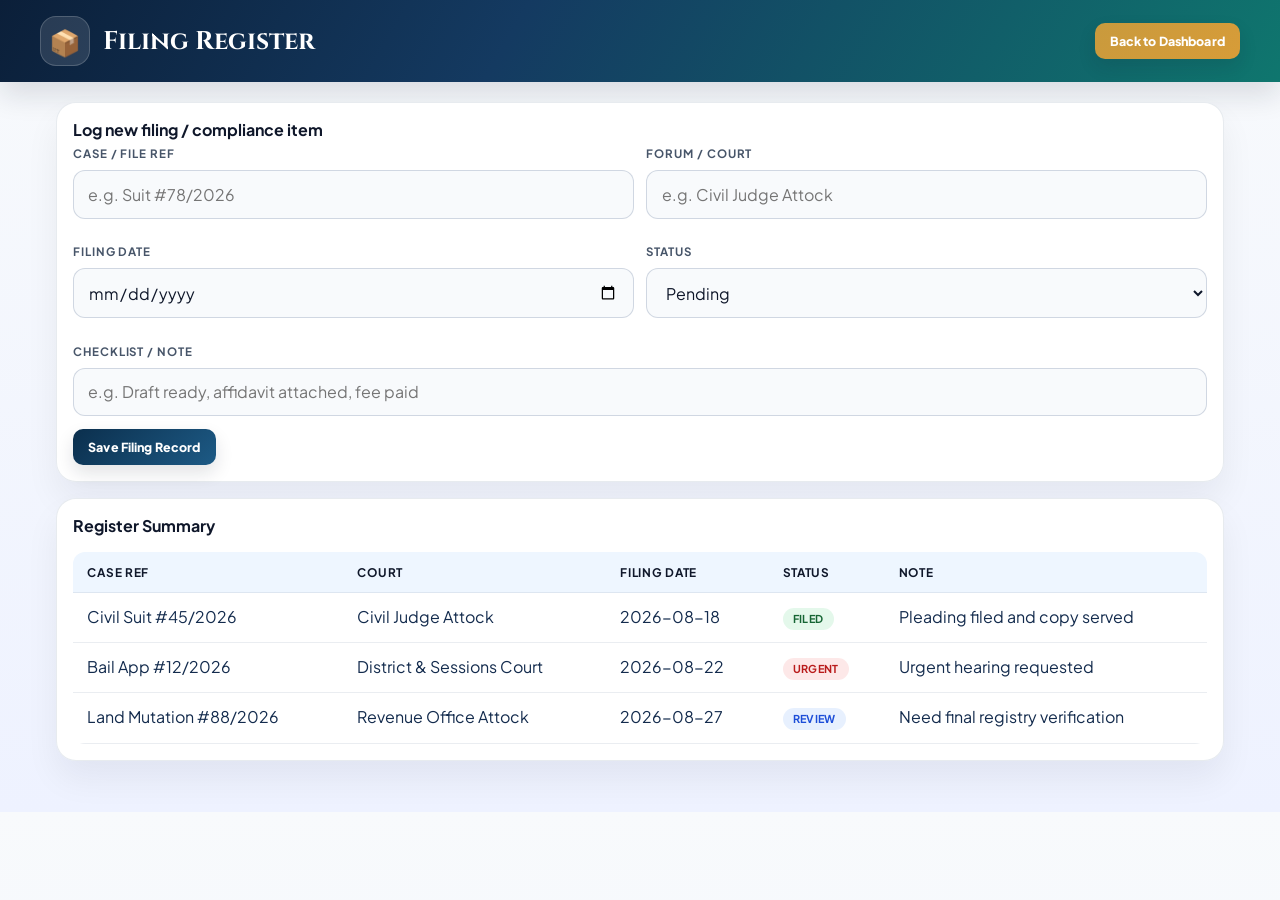
<file: filings.html>
<!DOCTYPE html>
<html lang="en">
<head>
    <meta charset="UTF-8">
    <meta name="viewport" content="width=device-width, initial-scale=1.0">
    <title>Filing Register - CMS Judiciary</title>
    <link href="https://fonts.googleapis.com/css2?family=Cinzel:wght@600;700&family=Plus+Jakarta+Sans:wght@400;500;600;700&display=swap" rel="stylesheet">
    <link rel="stylesheet" href="style.css">
    <style>
        body {
            margin: 0;
            background: linear-gradient(180deg, #f8fafc 0%, #eef2ff 100%);
            color: #132b4d;
        }
        .page-shell {
            max-width: 1200px;
            margin: 0 auto;
            padding: 1.25rem 1rem 2rem;
        }
        .topbar {
            background: linear-gradient(120deg, #0b1f39 0%, #143a61 40%, #0f766e 100%);
            color: white;
            padding: 1rem 1.2rem;
            box-shadow: 0 14px 28px rgba(15, 23, 42, 0.12);
        }
        .topbar-inner {
            max-width: 1200px;
            margin: 0 auto;
            display: flex;
            justify-content: space-between;
            align-items: center;
            gap: 1rem;
            flex-wrap: wrap;
        }
        .brand {
            display: flex;
            align-items: center;
            gap: 0.8rem;
        }
        .brand-mark {
            width: 50px;
            height: 50px;
            border-radius: 16px;
            display: grid;
            place-items: center;
            font-size: 1.6rem;
            background: rgba(255,255,255,0.12);
            border: 1px solid rgba(255,255,255,0.18);
        }
        .brand h1 {
            margin: 0;
            font-size: clamp(1.2rem, 2vw, 1.9rem);
            font-family: 'Cinzel', serif;
        }
        .panel-card {
            background: rgba(255,255,255,0.96);
            border-radius: 20px;
            border: 1px solid rgba(148,163,184,0.22);
            box-shadow: 0 18px 34px rgba(15,23,42,0.06);
            padding: 1rem;
        }
        .form-row {
            display: grid;
            grid-template-columns: repeat(2, minmax(0, 1fr));
            gap: 0.8rem;
        }
        .form-field {
            display: flex;
            flex-direction: column;
            gap: 0.35rem;
            margin-bottom: 0.8rem;
        }
        .form-field label {
            font-size: 0.72rem;
            font-weight: 700;
            color: #475569;
            text-transform: uppercase;
            letter-spacing: 0.08em;
        }
        .form-field input,
        .form-field select {
            padding: 0.8rem 0.9rem;
            border: 1px solid rgba(148,163,184,0.4);
            border-radius: 12px;
            background: #f8fafc;
            font: inherit;
            color: #0f172a;
        }
        .table-wrap {
            overflow-x: auto;
            margin-top: 1rem;
        }
        table {
            width: 100%;
            border-collapse: collapse;
            background: white;
            border-radius: 12px;
            overflow: hidden;
        }
        th, td {
            padding: 0.8rem 0.9rem;
            text-align: left;
            border-bottom: 1px solid rgba(148,163,184,0.2);
            vertical-align: top;
        }
        th {
            background: #eef6ff;
            color: #0f172a;
            font-size: 0.74rem;
            text-transform: uppercase;
            letter-spacing: 0.06em;
        }
        .status-pill {
            display: inline-flex;
            align-items: center;
            justify-content: center;
            border-radius: 999px;
            padding: 0.28rem 0.65rem;
            font-size: 0.68rem;
            font-weight: 700;
            text-transform: uppercase;
        }
        .pending { background: rgba(245,158,11,0.12); color: #9a5d00; }
        .filed { background: rgba(34,197,94,0.12); color: #166534; }
        .review { background: rgba(59,130,246,0.12); color: #1d4ed8; }
        .urgent { background: rgba(239,68,68,0.12); color: #b91c1c; }
        @media (max-width: 720px) {
            .form-row { grid-template-columns: 1fr; }
        }
    </style>
</head>
<body>
    <div class="topbar">
        <div class="topbar-inner">
            <div class="brand">
                <div class="brand-mark">📦</div>
                <h1>Filing Register</h1>
            </div>
            <a href="index.html" class="cms-btn btn-gold" style="width:auto; text-decoration:none;">Back to Dashboard</a>
        </div>
    </div>

    <main class="page-shell">
        <section class="panel-card" style="margin-bottom:1rem;">
            <div class="panel-header">
                <h2>Log new filing / compliance item</h2>
            </div>
            <form id="filing-form">
                <div class="form-row">
                    <div class="form-field">
                        <label>Case / File Ref</label>
                        <input type="text" id="filing-case" required placeholder="e.g. Suit #78/2026">
                    </div>
                    <div class="form-field">
                        <label>Forum / Court</label>
                        <input type="text" id="filing-court" required placeholder="e.g. Civil Judge Attock">
                    </div>
                </div>
                <div class="form-row">
                    <div class="form-field">
                        <label>Filing Date</label>
                        <input type="date" id="filing-date" required>
                    </div>
                    <div class="form-field">
                        <label>Status</label>
                        <select id="filing-status">
                            <option value="Pending">Pending</option>
                            <option value="Filed">Filed</option>
                            <option value="Review">Review</option>
                            <option value="Urgent">Urgent</option>
                        </select>
                    </div>
                </div>
                <div class="form-field">
                    <label>Checklist / Note</label>
                    <input type="text" id="filing-note" placeholder="e.g. Draft ready, affidavit attached, fee paid">
                </div>
                <button type="submit" class="cms-btn btn-navy">Save Filing Record</button>
            </form>
        </section>

        <section class="panel-card">
            <div class="panel-header">
                <h2>Register Summary</h2>
            </div>
            <div class="table-wrap">
                <table>
                    <thead>
                        <tr>
                            <th>Case Ref</th>
                            <th>Court</th>
                            <th>Filing Date</th>
                            <th>Status</th>
                            <th>Note</th>
                        </tr>
                    </thead>
                    <tbody id="filing-table-body"></tbody>
                </table>
            </div>
        </section>
    </main>

    <script>
        const STORAGE_KEY = 'cms_filings_data';
        const seedFilings = [
            { caseRef: 'Civil Suit #45/2026', court: 'Civil Judge Attock', date: '2026-08-18', status: 'Filed', note: 'Pleading filed and copy served' },
            { caseRef: 'Bail App #12/2026', court: 'District & Sessions Court', date: '2026-08-22', status: 'Urgent', note: 'Urgent hearing requested' },
            { caseRef: 'Land Mutation #88/2026', court: 'Revenue Office Attock', date: '2026-08-27', status: 'Review', note: 'Need final registry verification' }
        ];

        function getFilings() {
            try {
                const raw = localStorage.getItem(STORAGE_KEY);
                if (!raw) return seedFilings;
                const parsed = JSON.parse(raw);
                return Array.isArray(parsed) && parsed.length ? parsed : seedFilings;
            } catch (error) {
                return seedFilings;
            }
        }

        function saveFilings(items) {
            localStorage.setItem(STORAGE_KEY, JSON.stringify(items));
        }

        function renderFilings() {
            const tbody = document.getElementById('filing-table-body');
            const items = getFilings();
            tbody.innerHTML = items.map(item => `
                <tr>
                    <td>${item.caseRef}</td>
                    <td>${item.court}</td>
                    <td>${item.date}</td>
                    <td><span class="status-pill ${item.status.toLowerCase()}">${item.status}</span></td>
                    <td>${item.note || '—'}</td>
                </tr>
            `).join('');
        }

        document.getElementById('filing-form').addEventListener('submit', function (event) {
            event.preventDefault();
            const filing = {
                caseRef: document.getElementById('filing-case').value.trim(),
                court: document.getElementById('filing-court').value.trim(),
                date: document.getElementById('filing-date').value,
                status: document.getElementById('filing-status').value,
                note: document.getElementById('filing-note').value.trim()
            };
            if (!filing.caseRef || !filing.court || !filing.date) return;
            const list = getFilings();
            list.unshift(filing);
            saveFilings(list);
            renderFilings();
            this.reset();
        });

        renderFilings();
    </script>
</body>
</html>
</file>
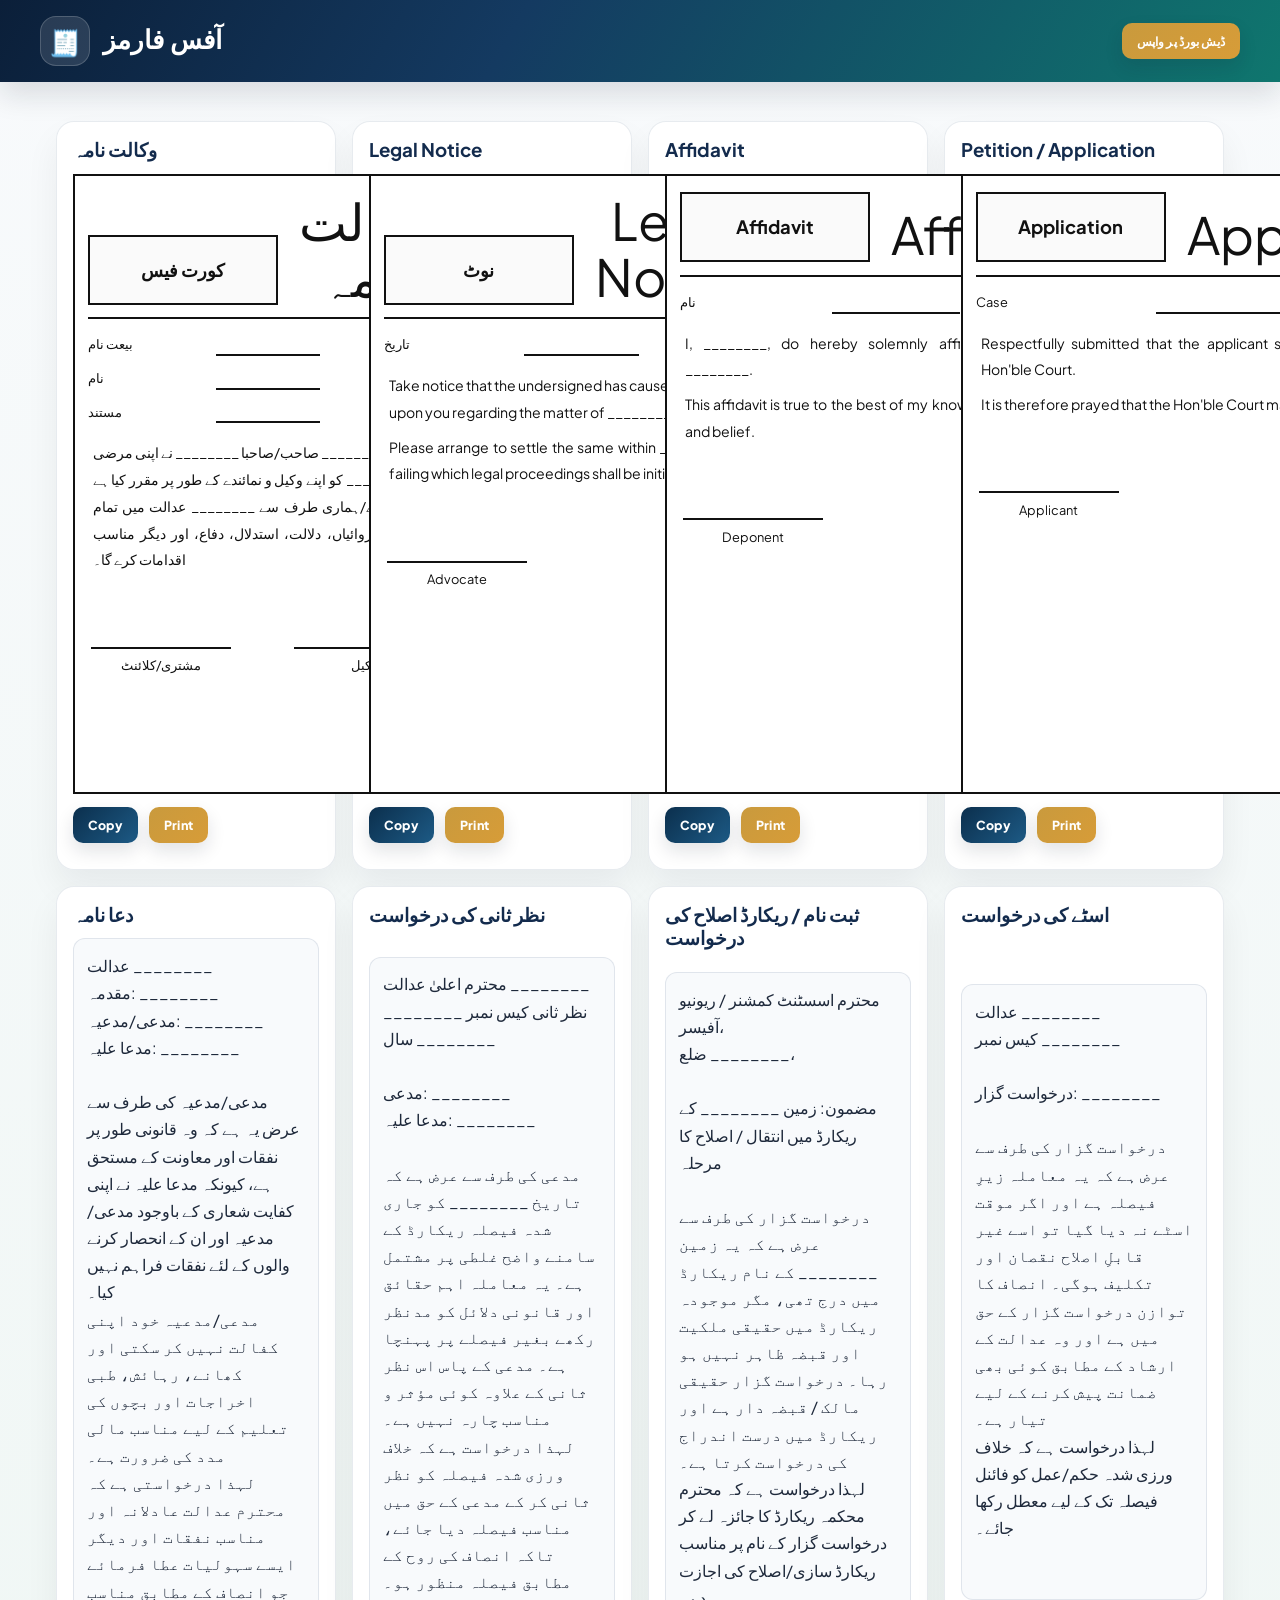
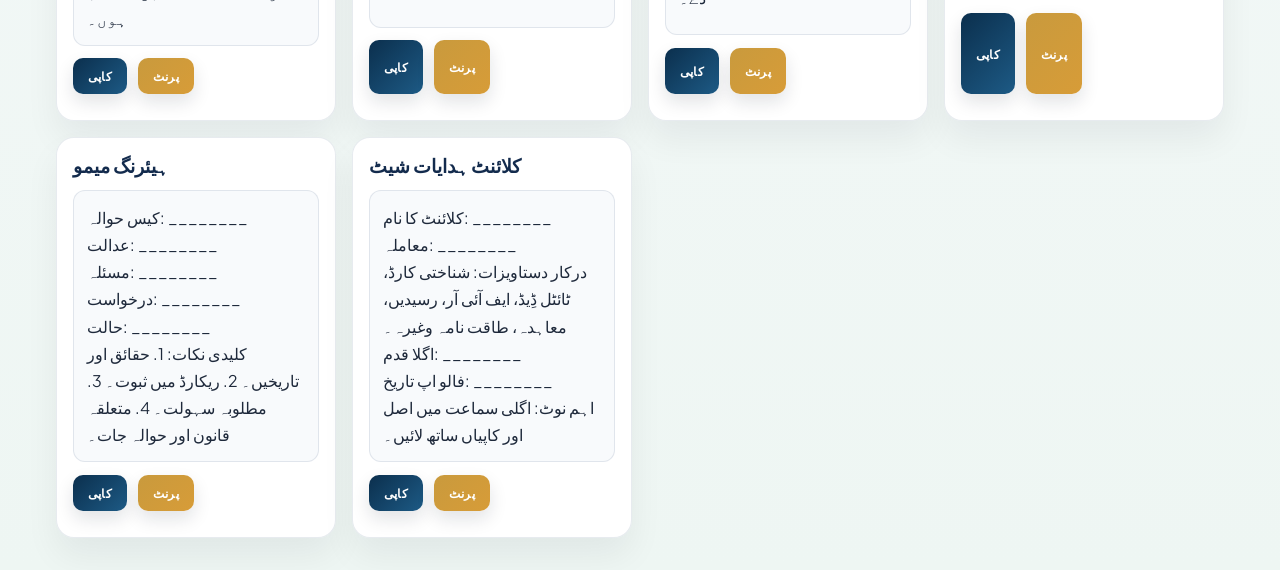
<file: forms.html>
<!DOCTYPE html>
<html lang="en">
<head>
    <meta charset="UTF-8">
    <meta name="viewport" content="width=device-width, initial-scale=1.0">
    <title>آفس فارمز - CMS Judiciary</title>
    <link href="https://fonts.googleapis.com/css2?family=Cinzel:wght@600;700&family=Plus+Jakarta+Sans:wght@400;500;600;700&display=swap" rel="stylesheet">
    <link rel="stylesheet" href="style.css">
    <style>
        body {
            margin: 0;
            background: linear-gradient(180deg, #f8fafc 0%, #eef6f3 100%);
            color: #132b4d;
        }
        .page-shell {
            max-width: 1200px;
            margin: 0 auto;
            padding: 1.25rem 1rem 2rem;
        }
        .topbar {
            background: linear-gradient(120deg, #0b1f39 0%, #143a61 40%, #0f766e 100%);
            color: white;
            padding: 1rem 1.2rem;
            box-shadow: 0 14px 28px rgba(15, 23, 42, 0.12);
        }
        .topbar-inner {
            max-width: 1200px;
            margin: 0 auto;
            display: flex;
            justify-content: space-between;
            align-items: center;
            gap: 1rem;
            flex-wrap: wrap;
        }
        .brand {
            display: flex;
            align-items: center;
            gap: 0.8rem;
        }
        .brand-mark {
            width: 50px;
            height: 50px;
            border-radius: 16px;
            display: grid;
            place-items: center;
            font-size: 1.6rem;
            background: rgba(255,255,255,0.12);
            border: 1px solid rgba(255,255,255,0.18);
        }
        .brand h1 {
            margin: 0;
            font-size: clamp(1.2rem, 2vw, 1.9rem);
            font-family: 'Cinzel', serif;
        }
        .forms-grid {
            display: grid;
            grid-template-columns: repeat(auto-fit, minmax(260px, 1fr));
            gap: 1rem;
            margin-top: 1.2rem;
        }
        .form-card {
            background: rgba(255,255,255,0.96);
            border-radius: 18px;
            border: 1px solid rgba(148,163,184,0.22);
            box-shadow: 0 18px 34px rgba(15,23,42,0.06);
            padding: 1rem;
            display: grid;
            gap: 0.8rem;
        }
        .template-box {
            background: #f8fafc;
            border: 1px solid rgba(148,163,184,0.24);
            border-radius: 12px;
            padding: 0.8rem;
            line-height: 1.7;
            color: #1e293b;
            white-space: pre-line;
            min-height: 210px;
        }
        .urdoc-sample {
            background: #fff;
            border: 2px solid #111;
            padding: 1rem 0.8rem 0.6rem;
            min-height: 620px;
            position: relative;
            font-family: 'Noto Nastaliq Urdu', 'Georgia', serif;
            color: #111;
            line-height: 1.7;
        }
        .urdoc-header {
            display: flex;
            align-items: flex-end;
            justify-content: space-between;
            gap: 0.8rem;
            border-bottom: 2px solid #111;
            padding-bottom: 0.8rem;
            margin-bottom: 0.8rem;
        }
        .urdoc-box {
            width: 190px;
            height: 70px;
            border: 2px solid #111;
            display: grid;
            place-items: center;
            font-size: 1.15rem;
            font-weight: 700;
            background: rgba(0,0,0,0.02);
        }
        .urdoc-title {
            font-size: clamp(2rem, 4vw, 3.5rem);
            line-height: 1.1;
            text-align: center;
            flex: 1;
            margin: 0 0.5rem;
        }
        .urdoc-line {
            display: grid;
            grid-template-columns: 1.1fr 1fr 1fr;
            gap: 0.8rem;
            align-items: end;
            margin: 0.6rem 0 0.3rem;
        }
        .urdoc-line .label {
            font-size: 0.8rem;
            display: inline-block;
            min-width: 74px;
        }
        .urdoc-line .line {
            border-bottom: 2px solid #111;
            min-height: 24px;
            display: inline-block;
            width: 100%;
        }
        .urdoc-body {
            margin-top: 1rem;
            padding: 0 0.3rem;
            font-size: 0.88rem;
            line-height: 1.9;
            text-align: justify;
        }
        .urdoc-body p {
            margin: 0.5rem 0;
        }
        .urdoc-signs {
            display: flex;
            justify-content: space-between;
            align-items: flex-end;
            margin-top: 2.6rem;
            gap: 1rem;
            padding: 0 0.2rem;
        }
        .signature-block {
            width: 140px;
            text-align: center;
        }
        .signature-box {
            border-top: 2px solid #111;
            margin-top: 2rem;
            padding-top: 0.4rem;
            font-size: 0.8rem;
        }
        .toolbar {
            display: flex;
            gap: 0.7rem;
            flex-wrap: wrap;
        }
        button {
            cursor: pointer;
        }
        @media (max-width: 720px) {
            .toolbar { flex-direction: column; }
            .urdoc-line { grid-template-columns: 1fr; }
            .urdoc-box { width: 150px; height: 62px; }
            .urdoc-signs { flex-direction: column; align-items: flex-start; }
        }
    </style>
</head>
<body>
    <div class="topbar">
        <div class="topbar-inner">
            <div class="brand">
                <div class="brand-mark">🧾</div>
                <h1>آفس فارمز</h1>
            </div>
            <a href="index.html" class="cms-btn btn-gold" style="width:auto; text-decoration:none;">ڈیش بورڈ پر واپس</a>
        </div>
    </div>

    <main class="page-shell">
        <div class="forms-grid">
            <section class="form-card">
                <h3>وکالت نامہ</h3>
                <div class="urdoc-sample" id="tmpl-wakalat">
                    <div class="urdoc-header">
                        <div class="urdoc-box">کورت فیس</div>
                        <div class="urdoc-title">وکالت نامہ</div>
                    </div>

                    <div class="urdoc-line">
                        <div class="label">بیعت نام</div>
                        <div class="line"></div>
                        <div class="label" style="text-align:right;">تاریخ</div>
                    </div>
                    <div class="urdoc-line">
                        <div class="label">نام</div>
                        <div class="line"></div>
                        <div class="label" style="text-align:right;">مقدمہ</div>
                    </div>
                    <div class="urdoc-line">
                        <div class="label">مستند</div>
                        <div class="line"></div>
                        <div class="label" style="text-align:right;">وکیل</div>
                    </div>

                    <div class="urdoc-body">
                        <p>میں/ہم ________ صاحب/صاحبا ________ نے اپنی مرضی سے ________ کو اپنے وکیل و نمائندے کے طور پر مقرر کیا ہے کہ وہ میرے/ہماری طرف سے ________ عدالت میں تمام قانونی کارروائیاں، دلالت، استدلال، دفاع، اور دیگر مناسب اقدامات کرے گا۔</p>
                    </div>

                    <div class="urdoc-signs">
                        <div class="signature-block">
                            <div class="signature-box">مشتری/کلائنٹ</div>
                        </div>
                        <div class="signature-block">
                            <div class="signature-box">وکیل</div>
                        </div>
                    </div>
                </div>
                <div class="toolbar">
                    <button class="cms-btn btn-navy" onclick="copyTemplate('tmpl-wakalat')">Copy</button>
                    <button class="cms-btn btn-gold" onclick="printCard('tmpl-wakalat')">Print</button>
                </div>
            </section>

            <section class="form-card">
                <h3>Legal Notice</h3>
                <div class="urdoc-sample" id="tmpl-notice">
                    <div class="urdoc-header">
                        <div class="urdoc-box">نوٹ</div>
                        <div class="urdoc-title">Legal Notice</div>
                    </div>
                    <div class="urdoc-line">
                        <div class="label">تاریخ</div>
                        <div class="line"></div>
                        <div class="label" style="text-align:right;">مشتری</div>
                    </div>
                    <div class="urdoc-body">
                        <p>Take notice that the undersigned has caused to be served upon you regarding the matter of ________.</p>
                        <p>Please arrange to settle the same within ________ days, failing which legal proceedings shall be initiated.</p>
                    </div>
                    <div class="urdoc-signs">
                        <div class="signature-block">
                            <div class="signature-box">Advocate</div>
                        </div>
                    </div>
                </div>
                <div class="toolbar">
                    <button class="cms-btn btn-navy" onclick="copyTemplate('tmpl-notice')">Copy</button>
                    <button class="cms-btn btn-gold" onclick="printCard('tmpl-notice')">Print</button>
                </div>
            </section>

            <section class="form-card">
                <h3>Affidavit</h3>
                <div class="urdoc-sample" id="tmpl-affidavit">
                    <div class="urdoc-header">
                        <div class="urdoc-box">Affidavit</div>
                        <div class="urdoc-title">Affidavit</div>
                    </div>
                    <div class="urdoc-line">
                        <div class="label">نام</div>
                        <div class="line"></div>
                        <div class="label" style="text-align:right;">تاریخ</div>
                    </div>
                    <div class="urdoc-body">
                        <p>I, ________, do hereby solemnly affirm and state that ________.</p>
                        <p>This affidavit is true to the best of my knowledge, information, and belief.</p>
                    </div>
                    <div class="urdoc-signs">
                        <div class="signature-block">
                            <div class="signature-box">Deponent</div>
                        </div>
                    </div>
                </div>
                <div class="toolbar">
                    <button class="cms-btn btn-navy" onclick="copyTemplate('tmpl-affidavit')">Copy</button>
                    <button class="cms-btn btn-gold" onclick="printCard('tmpl-affidavit')">Print</button>
                </div>
            </section>

            <section class="form-card">
                <h3>Petition / Application</h3>
                <div class="urdoc-sample" id="tmpl-petition">
                    <div class="urdoc-header">
                        <div class="urdoc-box">Application</div>
                        <div class="urdoc-title">Application</div>
                    </div>
                    <div class="urdoc-line">
                        <div class="label">Case</div>
                        <div class="line"></div>
                        <div class="label" style="text-align:right;">Court</div>
                    </div>
                    <div class="urdoc-body">
                        <p>Respectfully submitted that the applicant seeks ________ before this Hon'ble Court.</p>
                        <p>It is therefore prayed that the Hon'ble Court may be pleased to ________.</p>
                    </div>
                    <div class="urdoc-signs">
                        <div class="signature-block">
                            <div class="signature-box">Applicant</div>
                        </div>
                    </div>
                </div>
                <div class="toolbar">
                    <button class="cms-btn btn-navy" onclick="copyTemplate('tmpl-petition')">Copy</button>
                    <button class="cms-btn btn-gold" onclick="printCard('tmpl-petition')">Print</button>
                </div>
            </section>

            <section class="form-card">
               <h3>دعا نامہ</h3>
               <div class="template-box" id="tmpl-maintenance">عدالت ________
مقدمہ: ________
مدعی/مدعیہ: ________
مدعا علیہ: ________

مدعی/مدعیہ کی طرف سے عرض یہ ہے کہ وہ قانونی طور پر نفقات اور معاونت کے مستحق ہے، کیونکہ مدعا علیہ نے اپنی کفایت شعاری کے باوجود مدعی/مدعیہ اور ان کے انحصار کرنے والوں کے لئے نفقات فراہم نہیں کیا۔
مدعی/مدعیہ خود اپنی کفالت نہیں کر سکتی اور کھانے، رہائش، طبی اخراجات اور بچوں کی تعلیم کے لیے مناسب مالی مدد کی ضرورت ہے۔
لہذا درخواستی ہے کہ محترم عدالت عادلانہ اور مناسب نفقات اور دیگر ایسے سہولیات عطا فرمائے جو انصاف کے مطابق مناسب ہوں۔</div>
               <div class="toolbar">
                   <button class="cms-btn btn-navy" onclick="copyTemplate('tmpl-maintenance')">کاپی</button>
                   <button class="cms-btn btn-gold" onclick="printCard('tmpl-maintenance')">پرنٹ</button>
               </div>
           </section>

           <section class="form-card">
               <h3>نظر ثانی کی درخواست</h3>
               <div class="template-box" id="tmpl-review">محترم اعلیٰ عدالت ________
نظر ثانی کیس نمبر ________ سال ________

مدعی: ________
مدعا علیہ: ________

مدعی کی طرف سے عرض ہے کہ تاریخ ________ کو جاری شدہ فیصلہ ریکارڈ کے سامنے واضح غلطی پر مشتمل ہے۔ یہ معاملہ اہم حقائق اور قانونی دلائل کو مدنظر رکھے بغیر فیصلے پر پہنچا ہے۔ مدعی کے پاس اس نظر ثانی کے علاوہ کوئی مؤثر و مناسب چارہ نہیں ہے۔
لہذا درخواست ہے کہ خلاف ورزی شدہ فیصلہ کو نظر ثانی کر کے مدعی کے حق میں مناسب فیصلہ دیا جائے، تاکہ انصاف کی روح کے مطابق فیصلہ منظور ہو۔</div>
               <div class="toolbar">
                   <button class="cms-btn btn-navy" onclick="copyTemplate('tmpl-review')">کاپی</button>
                   <button class="cms-btn btn-gold" onclick="printCard('tmpl-review')">پرنٹ</button>
               </div>
           </section>

           <section class="form-card">
               <h3>ثبت نام / ریکارڈ اصلاح کی درخواست</h3>
               <div class="template-box" id="tmpl-mutation">محترم اسسٹنٹ کمشنر / ریونیو آفیسر،
ضلع ________،

مضمون: زمین ________ کے ریکارڈ میں انتقال / اصلاح کا مرحلہ

درخواست گزار کی طرف سے عرض ہے کہ یہ زمین ________ کے نام ریکارڈ میں درج تھی، مگر موجودہ ریکارڈ میں حقیقی ملکیت اور قبضہ ظاہر نہیں ہو رہا۔ درخواست گزار حقیقی مالک / قبضہ دار ہے اور ریکارڈ میں درست اندراج کی درخواست کرتا ہے۔
لہذا درخواست ہے کہ محترم محکمہ ریکارڈ کا جائزہ لے کر درخواست گزار کے نام پر مناسب ریکارڈ سازی/اصلاح کی اجازت دے۔</div>
               <div class="toolbar">
                   <button class="cms-btn btn-navy" onclick="copyTemplate('tmpl-mutation')">کاپی</button>
                   <button class="cms-btn btn-gold" onclick="printCard('tmpl-mutation')">پرنٹ</button>
               </div>
           </section>

           <section class="form-card">
               <h3>اسٹے کی درخواست</h3>
               <div class="template-box" id="tmpl-stay">عدالت ________
کیس نمبر ________

درخواست گزار: ________

درخواست گزار کی طرف سے عرض ہے کہ یہ معاملہ زیرِ فیصلہ ہے اور اگر موقت اسٹے نہ دیا گیا تو اسے غیر قابلِ اصلاح نقصان اور تکلیف ہوگی۔ انصاف کا توازن درخواست گزار کے حق میں ہے اور وہ عدالت کے ارشاد کے مطابق کوئی بھی ضمانت پیش کرنے کے لیے تیار ہے۔
لہذا درخواست ہے کہ خلاف ورزی شدہ حکم/عمل کو فائنل فیصلہ تک کے لیے معطل رکھا جائے۔</div>
               <div class="toolbar">
                   <button class="cms-btn btn-navy" onclick="copyTemplate('tmpl-stay')">کاپی</button>
                   <button class="cms-btn btn-gold" onclick="printCard('tmpl-stay')">پرنٹ</button>
               </div>
           </section>

           <section class="form-card">
               <h3>ہیئرنگ میمو</h3>
               <div class="template-box" id="tmpl-hearing">کیس حوالہ: ________
عدالت: ________
مسئلہ: ________
درخواست: ________
حالت: ________
کلیدی نکات: 1. حقائق اور تاریخیں۔ 2. ریکارڈ میں ثبوت۔ 3. مطلوبہ سہولت۔ 4. متعلقہ قانون اور حوالہ جات۔</div>
               <div class="toolbar">
                   <button class="cms-btn btn-navy" onclick="copyTemplate('tmpl-hearing')">کاپی</button>
                   <button class="cms-btn btn-gold" onclick="printCard('tmpl-hearing')">پرنٹ</button>
               </div>
           </section>

           <section class="form-card">
               <h3>کلائنٹ ہدایات شیٹ</h3>
               <div class="template-box" id="tmpl-client">کلائنٹ کا نام: ________
معاملہ: ________
درکار دستاویزات: شناختی کارڈ، ٹائٹل ڈِیڈ، ایف آئی آر، رسیدیں، معاہدہ، طاقت نامہ وغیرہ۔
اگلا قدم: ________
فالو اپ تاریخ: ________
اہم نوٹ: اگلی سماعت میں اصل اور کاپیاں ساتھ لائیں۔</div>
               <div class="toolbar">
                   <button class="cms-btn btn-navy" onclick="copyTemplate('tmpl-client')">کاپی</button>
                   <button class="cms-btn btn-gold" onclick="printCard('tmpl-client')">پرنٹ</button>
               </div>
           </section>
        </div>
    </main>

    <script>
        async function copyTemplate(id) {
            const el = document.getElementById(id);
            const text = el.textContent.trim();
            try {
                await navigator.clipboard.writeText(text);
                alert('فارم کاپی ہو گیا۔');
            } catch (error) {
                const temp = document.createElement('textarea');
                temp.value = text;
                document.body.appendChild(temp);
                temp.select();
                document.execCommand('copy');
                temp.remove();
                alert('فارم کاپی ہو گیا۔');
            }
        }
 
        function printCard(id) {
            const el = document.getElementById(id);
            const printWindow = window.open('', '_blank');
            printWindow.document.write('<html><head><title>فارم پرنٹ</title><style>body{font-family:Arial,sans-serif;padding:24px;line-height:1.8;} p{white-space:pre-wrap;}</style></head><body>' + '<p>' + el.textContent.replace(/\n/g, '<br>') + '</p>' + '</body></html>');
            printWindow.document.close();
            printWindow.focus();
            printWindow.print();
        }
    </script>
</body>
</html>
</file>
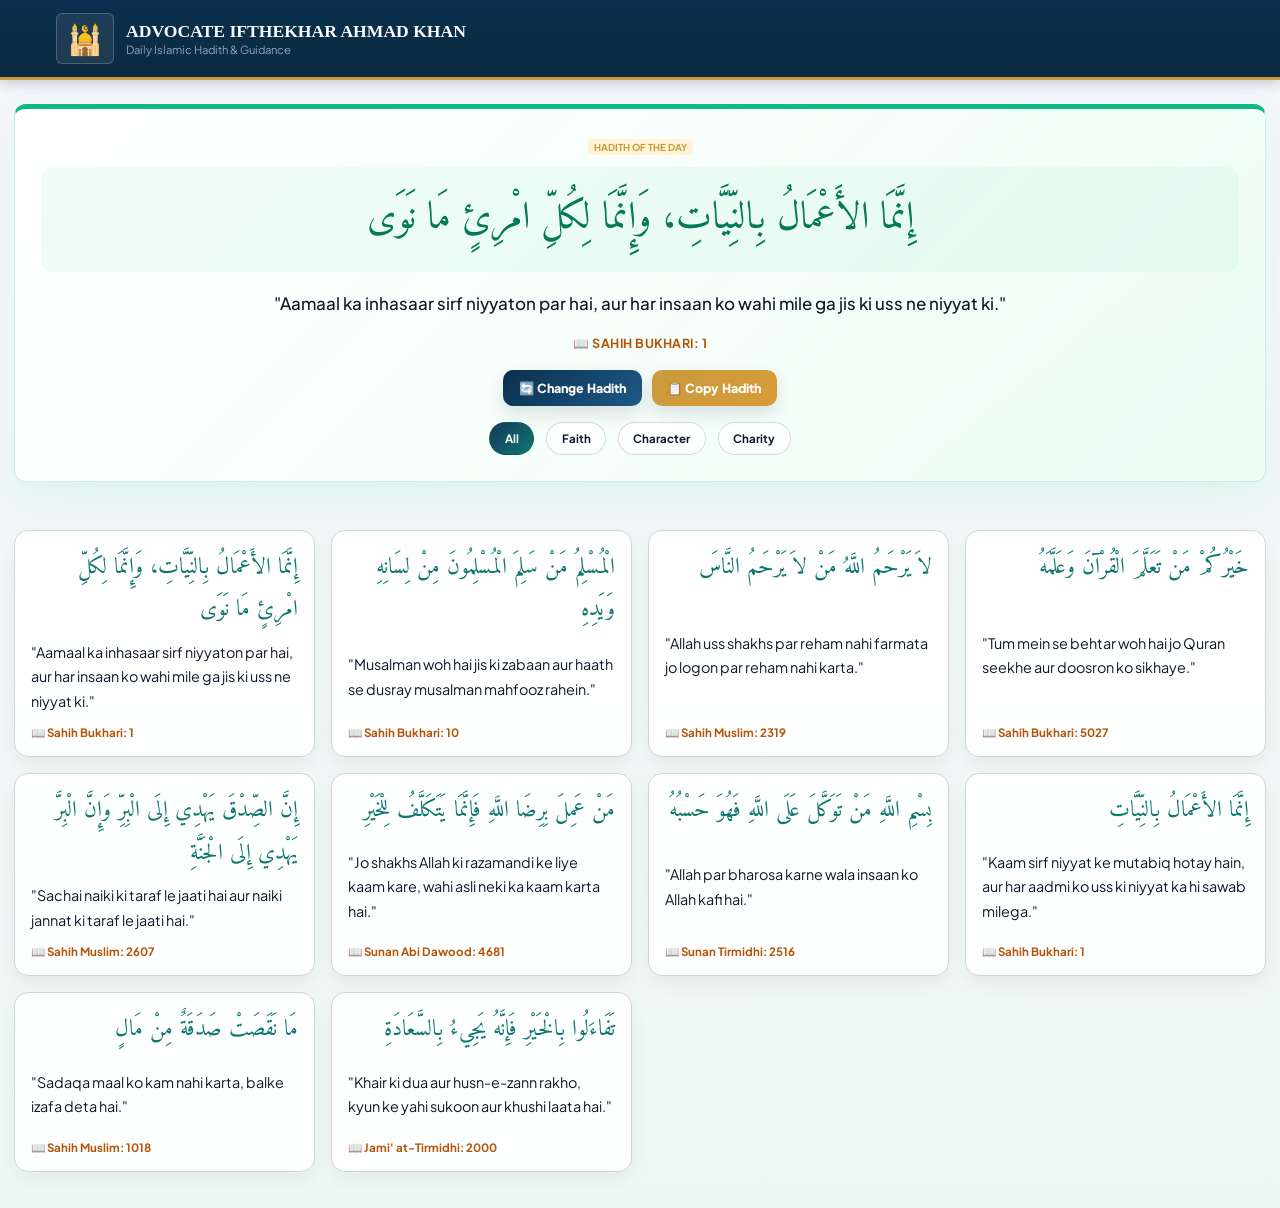
<file: hadith.html>
<!DOCTYPE html>
<html lang="en">
<head>
    <meta charset="UTF-8">
    <meta name="viewport" content="width=device-width, initial-scale=1.0">
    <title>Daily Islamic Hadith - CMS Judiciary</title>
    <link href="https://fonts.googleapis.com/css2?family=Amiri:wght@400;700&family=Plus+Jakarta+Sans:wght@400;500;600;700&display=swap" rel="stylesheet">
    <link rel="stylesheet" href="style.css">
    <style>
        body {
            margin: 0;
            background: linear-gradient(180deg, #f5f7fb 0%, #edf8f4 100%);
        }

        .hadith-shell {
            display: grid;
            gap: 1rem;
            padding-top: 0.25rem;
        }

        .hadith-card {
            background: linear-gradient(135deg, rgba(255,255,255,0.96), rgba(236,253,245,0.92));
            border: 1px solid rgba(16, 185, 129, 0.2);
            border-top: 5px solid #10b981;
            border-radius: 20px;
            padding: 1.6rem;
            text-align: center;
            box-shadow: 0 18px 40px rgba(16, 185, 129, 0.08);
            margin-bottom: 1rem;
        }

        .hadith-arabic {
            font-family: 'Amiri', serif;
            font-size: clamp(1.8rem, 3vw, 2.5rem);
            line-height: 2.1;
            color: #047857;
            direction: rtl;
            margin-bottom: 1rem;
            padding: 12px 14px;
            background: rgba(16, 185, 129, 0.05);
            border-radius: 12px;
        }

        .hadith-urdu {
            font-size: 1.06rem;
            line-height: 1.85;
            color: var(--text-primary);
            margin-bottom: 1rem;
            font-weight: 500;
        }

        .hadith-ref {
            font-size: 0.78rem;
            font-weight: 700;
            color: #b45309;
            letter-spacing: 0.5px;
            text-transform: uppercase;
        }

        .hadith-actions {
            display: flex;
            justify-content: center;
            gap: 10px;
            margin-top: 1.2rem;
            flex-wrap: wrap;
        }

        .hadith-toolbar {
            display: flex;
            justify-content: center;
            align-items: center;
            gap: 0.75rem;
            margin-top: 1rem;
            flex-wrap: wrap;
        }

        .category-chip {
            border: 1px solid rgba(18, 58, 90, 0.18);
            background: rgba(255,255,255,0.8);
            color: var(--text-primary);
            border-radius: 999px;
            padding: 0.5rem 0.9rem;
            font-size: 0.72rem;
            font-weight: 700;
            cursor: pointer;
            transition: all 0.2s ease;
        }

        .category-chip.active {
            background: linear-gradient(135deg, #123a5a, #0f766e);
            color: white;
            border-color: transparent;
        }

        .hadith-list {
            display: grid;
            grid-template-columns: repeat(auto-fit, minmax(260px, 1fr));
            gap: 1rem;
            margin-top: 1rem;
        }

        .mini-hadith {
            background: rgba(255,255,255,0.9);
            border: 1px solid var(--border-color);
            border-radius: 14px;
            padding: 1rem;
            box-shadow: 0 8px 18px rgba(15, 23, 42, 0.05);
            min-height: 180px;
            display: flex;
            flex-direction: column;
            justify-content: space-between;
            cursor: pointer;
            transition: transform 0.2s ease, box-shadow 0.2s ease;
        }

        .mini-hadith:hover {
            transform: translateY(-2px);
            box-shadow: 0 12px 22px rgba(15, 23, 42, 0.08);
        }

        .mini-hadith .arabic {
            font-family: 'Amiri', serif;
            font-size: 1.4rem;
            line-height: 1.9;
            color: #0f766e;
            direction: rtl;
            text-align: right;
            margin-bottom: 0.5rem;
        }

        .mini-hadith .urdu {
            font-size: 0.9rem;
            line-height: 1.7;
            color: var(--text-primary);
        }

        .mini-hadith .ref {
            font-size: 0.72rem;
            color: #b45309;
            font-weight: 700;
            margin-top: 0.75rem;
        }

        .main-header {
            position: sticky;
            top: 0;
            z-index: 1000;
            transition: transform 0.28s ease, opacity 0.28s ease;
        }

        .main-header.hide-header {
            transform: translateY(-120%);
            opacity: 0;
        }
    </style>
</head>
<body>

    <header class="main-header" id="mainHeader">
        <div class="brand-container">
            <div class="cms-logo">🕌</div>
            <div class="brand-titles">
                <h1>ADVOCATE IFTHEKHAR AHMAD KHAN</h1>
                <p>Daily Islamic Hadith & Guidance</p>
            </div>
        </div>
    </header>

    <main class="content-container">

        <div id="toast" class="toast-notification">Notification</div>

        <div class="hadith-shell">
            <div class="hadith-card">
                <div class="court-badge gold" style="margin-bottom:12px;">HADITH OF THE DAY</div>
                
                <div id="hadith-arabic-text" class="hadith-arabic">
                    إِنَّمَا الأَعْمَالُ بِالنِّيَّاتِ، وَإِنَّمَا لِكُلِّ امْرِئٍ مَا نَوَى
                </div>
                
                <div id="hadith-urdu-text" class="hadith-urdu">
                    "Aamaal ka inhasaar sirf niyyaton par hai, aur har insaan ko wahi mile ga jis ki uss ne niyyat ki."
                </div>
                
                <div id="hadith-reference" class="hadith-ref">
                    📖 Sahih Bukhari: 1
                </div>

                <div class="hadith-actions">
                    <button onclick="nextHadith()" class="cms-btn btn-navy" style="width:auto;">🔄 Change Hadith</button>
                    <button onclick="copyHadith()" class="cms-btn btn-gold" style="width:auto;">📋 Copy Hadith</button>
                </div>

                <div class="hadith-toolbar" aria-label="Hadith categories">
                    <button class="category-chip active" type="button" data-filter="all">All</button>
                    <button class="category-chip" type="button" data-filter="faith">Faith</button>
                    <button class="category-chip" type="button" data-filter="character">Character</button>
                    <button class="category-chip" type="button" data-filter="charity">Charity</button>
                </div>
            </div>

            <div class="hadith-list" id="hadithList"></div>
        </div>

    </main>

    <script src="script.js"></script>
    <script>
        const hadithList = [
            {
                arabic: "إِنَّمَا الأَعْمَالُ بِالنِّيَّاتِ، وَإِنَّمَا لِكُلِّ امْرِئٍ مَا نَوَى",
                urdu: "Aamaal ka inhasaar sirf niyyaton par hai, aur har insaan ko wahi mile ga jis ki uss ne niyyat ki.",
                ref: "Sahih Bukhari: 1",
                category: "faith"
            },
            {
                arabic: "الْمُسْلِمُ مَنْ سَلِمَ الْمُسْلِمُونَ مِنْ لِسَانِهِ وَيَدِهِ",
                urdu: "Musalman woh hai jis ki zabaan aur haath se dusray musalman mahfooz rahein.",
                ref: "Sahih Bukhari: 10",
                category: "character"
            },
            {
                arabic: "لاَ يَرْحَمُ اللَّهُ مَنْ لاَ يَرْحَمُ النَّاسَ",
                urdu: "Allah uss shakhs par reham nahi farmata jo logon par reham nahi karta.",
                ref: "Sahih Muslim: 2319",
                category: "character"
            },
            {
                arabic: "خَيْرُكُمْ مَنْ تَعَلَّمَ الْقُرْآنَ وَعَلَّمَهُ",
                urdu: "Tum mein se behtar woh hai jo Quran seekhe aur doosron ko sikhaye.",
                ref: "Sahih Bukhari: 5027",
                category: "faith"
            },
            {
                arabic: "إِنَّ الصِّدْقَ يَهْدِي إِلَى الْبِرِّ وَإِنَّ الْبِرَّ يَهْدِي إِلَى الْجَنَّةِ",
                urdu: "Sachai naiki ki taraf le jaati hai aur naiki jannat ki taraf le jaati hai.",
                ref: "Sahih Muslim: 2607",
                category: "character"
            },
            {
                arabic: "مَنْ عَمِلَ بِرِضَا اللَّهِ فَإِنَّمَا يَتَكَلَّفُ لِلْخَيْرِ",
                urdu: "Jo shakhs Allah ki razamandi ke liye kaam kare, wahi asli neki ka kaam karta hai.",
                ref: "Sunan Abi Dawood: 4681",
                category: "faith"
            },
            {
                arabic: "بِسْمِ اللَّهِ مَنْ تَوَكَّلَ عَلَى اللَّهِ فَهُوَ حَسْبُهُ",
                urdu: "Allah par bharosa karne wala insaan ko Allah kafi hai.",
                ref: "Sunan Tirmidhi: 2516",
                category: "faith"
            },
            {
                arabic: "إِنَّمَا الأَعْمَالُ بِالنِّيَّاتِ",
                urdu: "Kaam sirf niyyat ke mutabiq hotay hain, aur har aadmi ko uss ki niyyat ka hi sawab milega.",
                ref: "Sahih Bukhari: 1",
                category: "faith"
            },
            {
                arabic: "مَا نَقَصَتْ صَدَقَةٌ مِنْ مَالٍ",
                urdu: "Sadaqa maal ko kam nahi karta, balke izafa deta hai.",
                ref: "Sahih Muslim: 1018",
                category: "charity"
            },
            {
                arabic: "تَفَاءَلُوا بِالْخَيْرِ فَإِنَّهُ يَجِيءُ بِالسَّعَادَةِ",
                urdu: "Khair ki dua aur husn-e-zann rakho, kyun ke yahi sukoon aur khushi laata hai.",
                ref: "Jami' at-Tirmidhi: 2000",
                category: "character"
            }
        ];

        let currentIndex = 0;
        let activeFilter = 'all';

        function renderHadithList() {
            const list = document.getElementById('hadithList');
            const filtered = activeFilter === 'all'
                ? hadithList
                : hadithList.filter(item => item.category === activeFilter);

            list.innerHTML = filtered.map((item, index) => `
                <div class="mini-hadith" data-index="${hadithList.indexOf(item)}">
                    <div class="arabic">${item.arabic}</div>
                    <div class="urdu">"${item.urdu}"</div>
                    <div class="ref">📖 ${item.ref}</div>
                </div>
            `).join('');
        }

        function updateHadith(index) {
            const h = hadithList[index];
            document.getElementById('hadith-arabic-text').innerText = h.arabic;
            document.getElementById('hadith-urdu-text').innerText = `"${h.urdu}"`;
            document.getElementById('hadith-reference').innerText = `📖 ${h.ref}`;
        }

        function setFilter(filter) {
            activeFilter = filter;
            document.querySelectorAll('.category-chip').forEach(chip => {
                chip.classList.toggle('active', chip.dataset.filter === filter);
            });
            renderHadithList();

            const filteredValues = activeFilter === 'all' ? hadithList : hadithList.filter(item => item.category === activeFilter);
            if (filteredValues.length) {
                currentIndex = hadithList.indexOf(filteredValues[0]);
                updateHadith(currentIndex);
            }
        }

        function nextHadith() {
            const visible = activeFilter === 'all' ? hadithList : hadithList.filter(item => item.category === activeFilter);
            const currentVisibleIndex = visible.findIndex(item => hadithList.indexOf(item) === currentIndex);
            const nextItem = visible[(currentVisibleIndex + 1) % visible.length];
            currentIndex = hadithList.indexOf(nextItem);
            updateHadith(currentIndex);
            showToast('Next Hadith Loaded!');
        }

        function copyHadith() {
            const arabic = document.getElementById('hadith-arabic-text').innerText;
            const urdu = document.getElementById('hadith-urdu-text').innerText;
            const ref = document.getElementById('hadith-reference').innerText;
            const fullText = `${arabic}\n\n${urdu}\n\n${ref}`;
            navigator.clipboard.writeText(fullText);
            showToast('Hadith copied to clipboard!');
        }

        document.getElementById('hadithList').addEventListener('click', function (event) {
            const card = event.target.closest('.mini-hadith');
            if (!card) return;
            currentIndex = Number(card.dataset.index);
            updateHadith(currentIndex);
            showToast('Hadith selected!');
        });

        document.querySelectorAll('.category-chip').forEach(button => {
            button.addEventListener('click', () => setFilter(button.dataset.filter));
        });

        const header = document.getElementById('mainHeader');
        let lastScrollTop = 0;

        window.addEventListener('scroll', function () {
            const currentScroll = window.scrollY || document.documentElement.scrollTop;
            if (currentScroll > lastScrollTop && currentScroll > 80) {
                header.classList.add('hide-header');
            } else {
                header.classList.remove('hide-header');
            }
            lastScrollTop = currentScroll <= 0 ? 0 : currentScroll;
        });

        renderHadithList();
        updateHadith(currentIndex);
    </script>
</body>
</html>
</file>
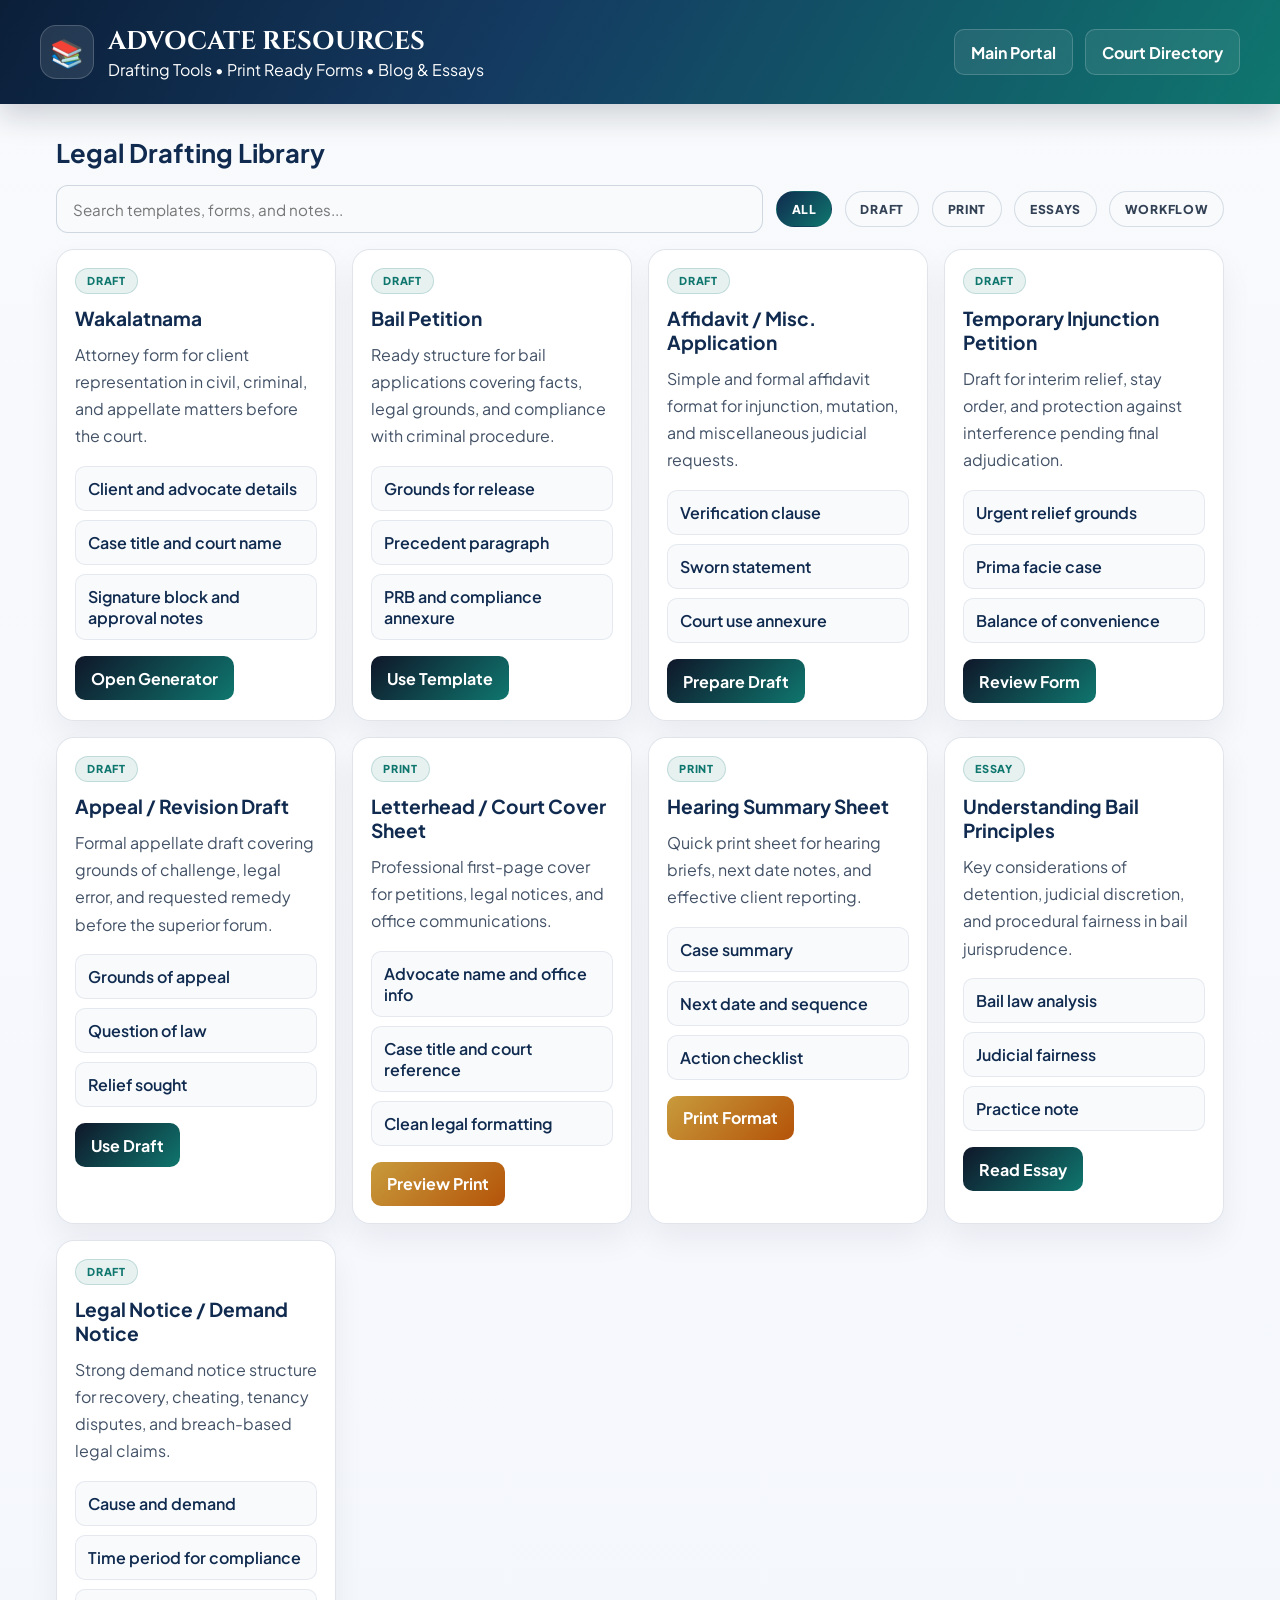
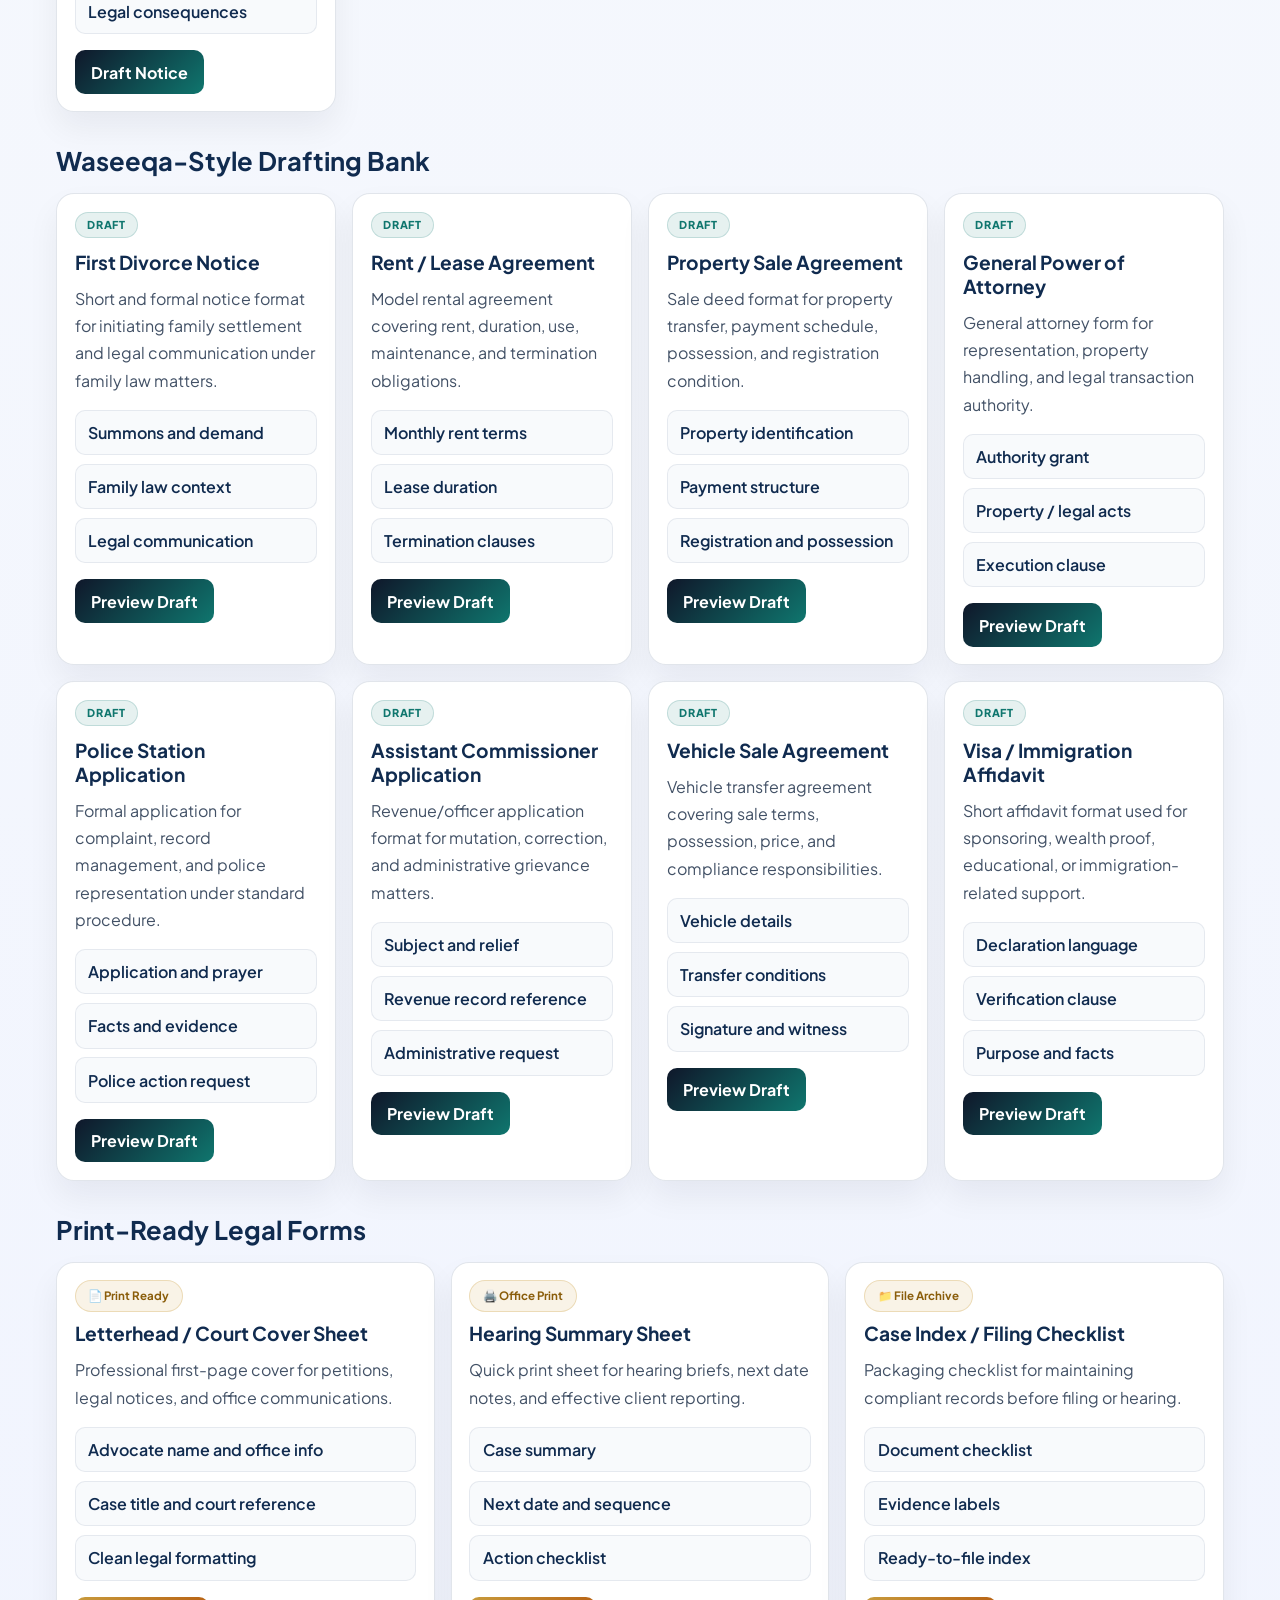
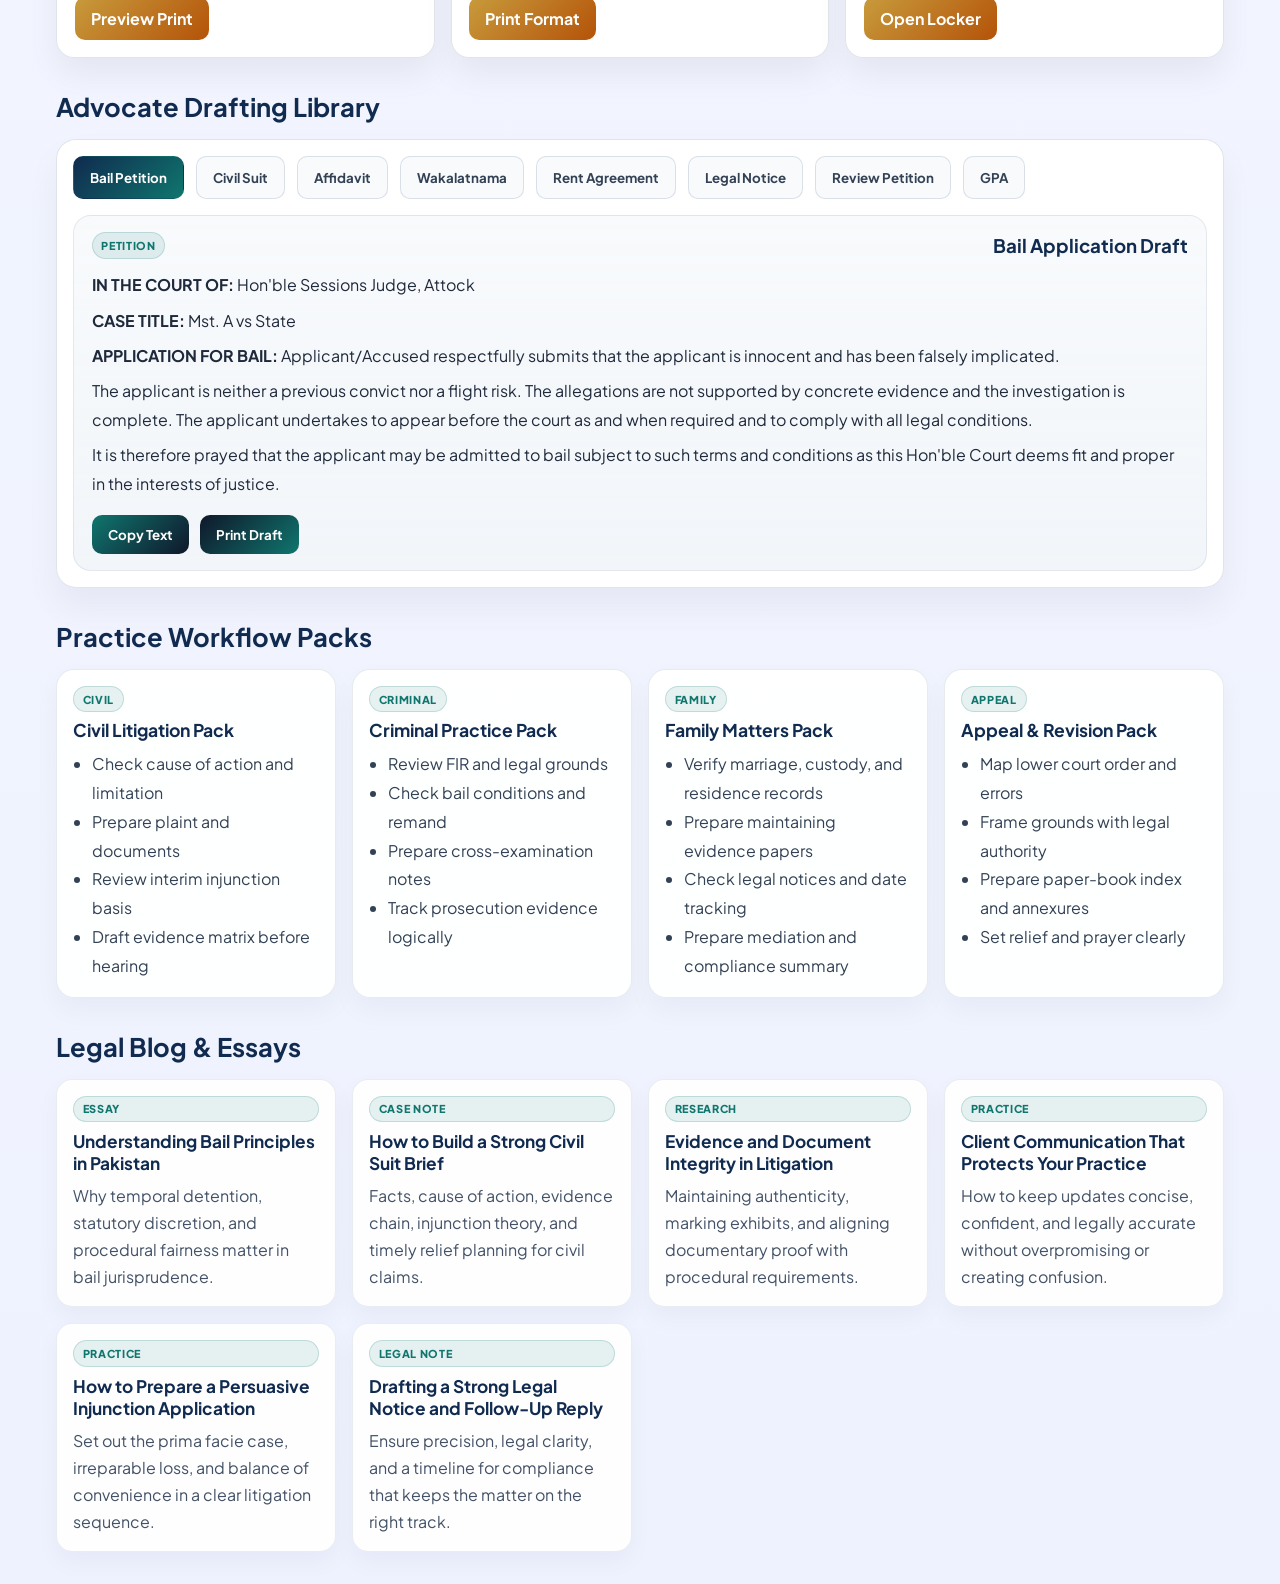
<file: resources.html>
<!DOCTYPE html>
<html lang="en">
<head>
    <meta charset="UTF-8">
    <meta name="viewport" content="width=device-width, initial-scale=1.0">
    <title>Advocate Resources - CMS Judiciary</title>
    <link href="https://fonts.googleapis.com/css2?family=Cinzel:wght@600;700&family=Plus+Jakarta+Sans:wght@400;500;600;700&display=swap" rel="stylesheet">
    <link rel="stylesheet" href="style.css">
    <style>
        body {
            margin: 0;
            background: linear-gradient(180deg, #f8fafc 0%, #eef2ff 100%);
            color: #102b4f;
            font-family: 'Plus Jakarta Sans', sans-serif;
        }

        .resource-header {
            background: linear-gradient(120deg, #0b1f39 0%, #143a61 40%, #0f766e 100%);
            color: #fff;
            padding: 1.5rem 1rem;
            box-shadow: 0 12px 28px rgba(15, 23, 42, 0.18);
        }

        .resource-header-inner {
            max-width: 1200px;
            margin: 0 auto;
            display: flex;
            align-items: center;
            justify-content: space-between;
            gap: 1rem;
            flex-wrap: wrap;
        }

        .resource-brand {
            display: flex;
            align-items: center;
            gap: 0.9rem;
        }

        .resource-logo {
            width: 54px;
            height: 54px;
            display: grid;
            place-items: center;
            border-radius: 16px;
            background: rgba(255,255,255,0.1);
            border: 1px solid rgba(255,255,255,0.18);
            font-size: 1.7rem;
        }

        .resource-brand h1 {
            margin: 0;
            font-family: 'Cinzel', serif;
            font-size: clamp(1.2rem, 2vw, 2rem);
        }

        .resource-actions {
            display: flex;
            gap: 0.75rem;
            flex-wrap: wrap;
        }

        .resource-link {
            padding: 0.7rem 1rem;
            border-radius: 10px;
            text-decoration: none;
            font-weight: 700;
            background: rgba(255,255,255,0.08);
            border: 1px solid rgba(255,255,255,0.18);
            color: #fff;
        }

        .resource-wrap {
            max-width: 1200px;
            margin: 1.5rem auto 2rem;
            padding: 0 1rem;
        }

        .resource-grid {
            display: grid;
            grid-template-columns: repeat(auto-fit, minmax(260px, 1fr));
            gap: 1rem;
            margin-bottom: 1.5rem;
        }

        .resource-toolbar {
            display: flex;
            align-items: center;
            gap: 0.8rem;
            flex-wrap: wrap;
            margin-bottom: 1rem;
        }

        .resource-search {
            flex: 1;
            min-width: 220px;
            padding: 0.85rem 1rem;
            border-radius: 12px;
            border: 1px solid rgba(148,163,184,0.4);
            background: rgba(248,250,252,0.95);
            font-size: 0.95rem;
        }

        .category-chip {
            display: inline-flex;
            align-items: center;
            justify-content: center;
            padding: 0.55rem 0.9rem;
            border-radius: 999px;
            border: 1px solid rgba(148,163,184,0.34);
            background: #f8fafc;
            color: #334155;
            font-size: 0.76rem;
            font-weight: 800;
            text-transform: uppercase;
            letter-spacing: 0.06em;
            cursor: pointer;
        }

        .category-chip.active {
            background: linear-gradient(135deg, #102b4f 0%, #0f766e 100%);
            color: #fff;
            border-color: transparent;
        }

        .practice-grid {
            display: grid;
            grid-template-columns: repeat(auto-fit, minmax(220px, 1fr));
            gap: 1rem;
        }

        .practice-pack {
            background: rgba(255,255,255,0.94);
            border: 1px solid rgba(148,163,184,0.22);
            border-radius: 18px;
            padding: 1rem;
            box-shadow: 0 12px 26px rgba(15, 23, 42, 0.04);
        }

        .practice-pack h3 {
            margin: 0.4rem 0 0.6rem;
            font-size: 1.1rem;
        }

        .practice-pack ul {
            margin: 0;
            padding-left: 1.2rem;
            color: #334155;
            line-height: 1.8;
        }

        .template-shell {
            background: rgba(255,255,255,0.94);
            border: 1px solid rgba(148, 163, 184, 0.28);
            border-radius: 20px;
            padding: 1rem;
            box-shadow: 0 18px 34px rgba(15, 23, 42, 0.05);
        }

        .template-tabs {
            display: flex;
            gap: 0.75rem;
            flex-wrap: wrap;
            margin-bottom: 1rem;
        }

        .template-tab {
            border: 1px solid rgba(148, 163, 184, 0.3);
            background: #f8fafc;
            color: #334155;
            padding: 0.75rem 1rem;
            border-radius: 10px;
            font-weight: 700;
            cursor: pointer;
            transition: all 0.2s ease;
        }

        .template-tab.active {
            background: linear-gradient(135deg, #102b4f 0%, #0f766e 100%);
            color: #fff;
            border-color: transparent;
        }

        .template-panels {
            position: relative;
        }

        .template-panel {
            display: none;
            background: linear-gradient(180deg, rgba(248,250,252,1), rgba(241,245,249,0.95));
            border: 1px solid rgba(148, 163, 184, 0.2);
            border-radius: 18px;
            padding: 1rem 1.1rem;
        }

        .template-panel.active {
            display: block;
            animation: fadeInUp 0.2s ease;
        }

        .template-head {
            display: flex;
            align-items: center;
            justify-content: space-between;
            gap: 0.75rem;
            flex-wrap: wrap;
            margin-bottom: 0.8rem;
        }

        .template-body {
            color: #1e293b;
            line-height: 1.8;
        }

        .template-body p {
            margin: 0.4rem 0;
        }

        .template-actions {
            display: flex;
            gap: 0.7rem;
            flex-wrap: wrap;
            margin-top: 1rem;
        }

        .copy-btn {
            background: linear-gradient(135deg, #0f766e 0%, #0f172a 100%);
            color: #fff;
            border: none;
            border-radius: 10px;
            padding: 0.7rem 1rem;
            font-weight: 700;
            cursor: pointer;
        }

        .resource-card {
            background: rgba(255,255,255,0.94);
            border: 1px solid rgba(148, 163, 184, 0.28);
            border-radius: 18px;
            padding: 1.1rem;
            box-shadow: 0 16px 32px rgba(15, 23, 42, 0.06);
        }

        .resource-card h3 {
            margin-top: 0;
            margin-bottom: 0.7rem;
            font-size: 1.2rem;
        }

        .resource-type {
            display: inline-block;
            padding: 0.34rem 0.7rem;
            border-radius: 999px;
            background: rgba(15, 118, 110, 0.1);
            color: #0f766e;
            border: 1px solid rgba(15, 118, 110, 0.18);
            font-size: 0.68rem;
            font-weight: 800;
            letter-spacing: 0.08em;
            text-transform: uppercase;
            margin-bottom: 0.75rem;
        }

        .resource-card p {
            color: #425166;
            line-height: 1.7;
            margin-bottom: 1rem;
        }

        .resource-list {
            list-style: none;
            padding: 0;
            margin: 0 0 1rem;
            display: grid;
            gap: 0.55rem;
        }

        .resource-list li {
            background: #f8fafc;
            border: 1px solid rgba(148, 163, 184, 0.2);
            border-radius: 10px;
            padding: 0.7rem 0.8rem;
            color: #102b4f;
            font-weight: 600;
        }

        .resource-btn {
            display: inline-block;
            padding: 0.7rem 1rem;
            border-radius: 10px;
            text-decoration: none;
            font-weight: 700;
            background: linear-gradient(135deg, #0f172a 0%, #0f766e 100%);
            color: #fff;
            border: none;
        }

        .resource-btn.gold {
            background: linear-gradient(135deg, #c89b3c 0%, #b45309 100%);
        }

        .resource-section {
            margin-top: 2rem;
        }

        .section-head {
            display: flex;
            align-items: center;
            justify-content: space-between;
            gap: 1rem;
            flex-wrap: wrap;
            margin-bottom: 1rem;
        }

        .section-head h2 {
            margin: 0;
            font-size: clamp(1.5rem, 2vw, 2.2rem);
        }

        .blog-item {
            display: grid;
            gap: 0.5rem;
            padding: 1rem;
            border-radius: 16px;
            background: rgba(255,255,255,0.9);
            border: 1px solid rgba(148,163,184,0.2);
            box-shadow: 0 10px 24px rgba(15, 23, 42, 0.04);
        }

        @keyframes fadeInUp {
            from { opacity: 0; transform: translateY(8px); }
            to { opacity: 1; transform: translateY(0); }
        }

        .tag {
            display: inline-block;
            background: rgba(15, 118, 110, 0.1);
            color: #0f766e;
            border: 1px solid rgba(15, 118, 110, 0.18);
            padding: 0.35rem 0.55rem;
            border-radius: 999px;
            font-size: 0.68rem;
            font-weight: 800;
            letter-spacing: 0.06em;
            text-transform: uppercase;
        }

        .blog-item h4 {
            margin: 0;
            font-size: 1.08rem;
        }

        .blog-item p {
            margin: 0;
            line-height: 1.7;
            color: #425166;
        }

        .print-note {
            display: inline-flex;
            align-items: center;
            gap: 0.5rem;
            background: rgba(200, 155, 60, 0.12);
            border: 1px solid rgba(200, 155, 60, 0.28);
            color: #8a5d0a;
            border-radius: 999px;
            padding: 0.45rem 0.8rem;
            font-size: 0.72rem;
            font-weight: 700;
            margin-bottom: 0.6rem;
        }
    </style>
</head>
<body>
    <header class="resource-header">
        <div class="resource-header-inner">
            <div class="resource-brand">
                <div class="resource-logo">📚</div>
                <div>
                    <h1>ADVOCATE RESOURCES</h1>
                    <div class="small-text">Drafting Tools • Print Ready Forms • Blog & Essays</div>
                </div>
            </div>
            <div class="resource-actions">
                <a class="resource-link" href="index.html">Main Portal</a>
                <a class="resource-link" href="courts.html">Court Directory</a>
            </div>
        </div>
    </header>

    <main class="resource-wrap">
        <section class="resource-section">
            <div class="section-head">
                <h2>Legal Drafting Library</h2>
            </div>
            <div class="resource-toolbar">
                <input id="resourceSearch" class="resource-search" type="text" placeholder="Search templates, forms, and notes..." onkeyup="filterResources(this.value)">
                <button class="category-chip active" data-category="all" type="button" onclick="setResourceCategory('all')">All</button>
                <button class="category-chip" data-category="draft" type="button" onclick="setResourceCategory('draft')">Draft</button>
                <button class="category-chip" data-category="print" type="button" onclick="setResourceCategory('print')">Print</button>
                <button class="category-chip" data-category="essay" type="button" onclick="setResourceCategory('essay')">Essays</button>
                <button class="category-chip" data-category="workflow" type="button" onclick="setResourceCategory('workflow')">Workflow</button>
            </div>
            <div class="resource-grid">
                <article class="resource-card" data-category="draft" data-keywords="wakalatnama power attorney client representation court signature">
                    <div class="resource-type">Draft</div>
                    <h3>Wakalatnama</h3>
                    <p>Attorney form for client representation in civil, criminal, and appellate matters before the court.</p>
                    <ul class="resource-list">
                        <li>Client and advocate details</li>
                        <li>Case title and court name</li>
                        <li>Signature block and approval notes</li>
                    </ul>
                    <a href="index.html#portion-docs" class="resource-btn">Open Generator</a>
                </article>

                <article class="resource-card" data-category="draft" data-keywords="bail petition criminal release grounds detention flight risk">
                    <div class="resource-type">Draft</div>
                    <h3>Bail Petition</h3>
                    <p>Ready structure for bail applications covering facts, legal grounds, and compliance with criminal procedure.</p>
                    <ul class="resource-list">
                        <li>Grounds for release</li>
                        <li>Precedent paragraph</li>
                        <li>PRB and compliance annexure</li>
                    </ul>
                    <a href="index.html#portion-docs" class="resource-btn">Use Template</a>
                </article>

                <article class="resource-card" data-category="draft" data-keywords="affidavit miscellaneous injunction mutation verification sworn statement">
                    <div class="resource-type">Draft</div>
                    <h3>Affidavit / Misc. Application</h3>
                    <p>Simple and formal affidavit format for injunction, mutation, and miscellaneous judicial requests.</p>
                    <ul class="resource-list">
                        <li>Verification clause</li>
                        <li>Sworn statement</li>
                        <li>Court use annexure</li>
                    </ul>
                    <a href="index.html#portion-docs" class="resource-btn">Prepare Draft</a>
                </article>

                <article class="resource-card" data-category="draft" data-keywords="injunction stay restrain order relief temporary injunction civil suit">
                    <div class="resource-type">Draft</div>
                    <h3>Temporary Injunction Petition</h3>
                    <p>Draft for interim relief, stay order, and protection against interference pending final adjudication.</p>
                    <ul class="resource-list">
                        <li>Urgent relief grounds</li>
                        <li>Prima facie case</li>
                        <li>Balance of convenience</li>
                    </ul>
                    <a href="#legal-essays" class="resource-btn">Review Form</a>
                </article>

                <article class="resource-card" data-category="draft" data-keywords="civil appeal revision petition review application statutory right">
                    <div class="resource-type">Draft</div>
                    <h3>Appeal / Revision Draft</h3>
                    <p>Formal appellate draft covering grounds of challenge, legal error, and requested remedy before the superior forum.</p>
                    <ul class="resource-list">
                        <li>Grounds of appeal</li>
                        <li>Question of law</li>
                        <li>Relief sought</li>
                    </ul>
                    <a href="#legal-essays" class="resource-btn">Use Draft</a>
                </article>

                <article class="resource-card" data-category="print" data-keywords="letterhead cover sheet court print document first page">
                    <div class="resource-type">Print</div>
                    <h3>Letterhead / Court Cover Sheet</h3>
                    <p>Professional first-page cover for petitions, legal notices, and office communications.</p>
                    <ul class="resource-list">
                        <li>Advocate name and office info</li>
                        <li>Case title and court reference</li>
                        <li>Clean legal formatting</li>
                    </ul>
                    <a href="index.html#portion-docs" class="resource-btn gold">Preview Print</a>
                </article>

                <article class="resource-card" data-category="print" data-keywords="hearing summary checklist next date action record briefing">
                    <div class="resource-type">Print</div>
                    <h3>Hearing Summary Sheet</h3>
                    <p>Quick print sheet for hearing briefs, next date notes, and effective client reporting.</p>
                    <ul class="resource-list">
                        <li>Case summary</li>
                        <li>Next date and sequence</li>
                        <li>Action checklist</li>
                    </ul>
                    <a href="index.html#portion-docs" class="resource-btn gold">Print Format</a>
                </article>

                <article class="resource-card" data-category="essay" data-keywords="bail principles pakistan detain fairness procedural law">
                    <div class="resource-type">Essay</div>
                    <h3>Understanding Bail Principles</h3>
                    <p>Key considerations of detention, judicial discretion, and procedural fairness in bail jurisprudence.</p>
                    <ul class="resource-list">
                        <li>Bail law analysis</li>
                        <li>Judicial fairness</li>
                        <li>Practice note</li>
                    </ul>
                    <a href="#legal-essays" class="resource-btn">Read Essay</a>
                </article>

                <article class="resource-card" data-category="draft" data-keywords="legal notice demand notice demand letter defect cure defect notice">
                    <div class="resource-type">Draft</div>
                    <h3>Legal Notice / Demand Notice</h3>
                    <p>Strong demand notice structure for recovery, cheating, tenancy disputes, and breach-based legal claims.</p>
                    <ul class="resource-list">
                        <li>Cause and demand</li>
                        <li>Time period for compliance</li>
                        <li>Legal consequences</li>
                    </ul>
                    <a href="#legal-essays" class="resource-btn">Draft Notice</a>
                </article>
            </div>
        </section>

        <section class="resource-section">
            <div class="section-head">
                <h2>Waseeqa-Style Drafting Bank</h2>
            </div>
            <div class="resource-grid">
                <article class="resource-card" data-category="draft" data-keywords="divorce notice talaq first notice format urdu family legal notice">
                    <div class="resource-type">Draft</div>
                    <h3>First Divorce Notice</h3>
                    <p>Short and formal notice format for initiating family settlement and legal communication under family law matters.</p>
                    <ul class="resource-list">
                        <li>Summons and demand</li>
                        <li>Family law context</li>
                        <li>Legal communication</li>
                    </ul>
                    <a href="#" class="resource-btn">Preview Draft</a>
                </article>

                <article class="resource-card" data-category="draft" data-keywords="rent agreement tenancy lease urdu contract monthly payment">
                    <div class="resource-type">Draft</div>
                    <h3>Rent / Lease Agreement</h3>
                    <p>Model rental agreement covering rent, duration, use, maintenance, and termination obligations.</p>
                    <ul class="resource-list">
                        <li>Monthly rent terms</li>
                        <li>Lease duration</li>
                        <li>Termination clauses</li>
                    </ul>
                    <a href="#" class="resource-btn">Preview Draft</a>
                </article>

                <article class="resource-card" data-category="draft" data-keywords="property sale agreement sale deed transfer ownership property dispute">
                    <div class="resource-type">Draft</div>
                    <h3>Property Sale Agreement</h3>
                    <p>Sale deed format for property transfer, payment schedule, possession, and registration condition.</p>
                    <ul class="resource-list">
                        <li>Property identification</li>
                        <li>Payment structure</li>
                        <li>Registration and possession</li>
                    </ul>
                    <a href="#" class="resource-btn">Preview Draft</a>
                </article>

                <article class="resource-card" data-category="draft" data-keywords="general power of attorney gpa attorney delegation legal authority sale property">
                    <div class="resource-type">Draft</div>
                    <h3>General Power of Attorney</h3>
                    <p>General attorney form for representation, property handling, and legal transaction authority.</p>
                    <ul class="resource-list">
                        <li>Authority grant</li>
                        <li>Property / legal acts</li>
                        <li>Execution clause</li>
                    </ul>
                    <a href="#" class="resource-btn">Preview Draft</a>
                </article>

                <article class="resource-card" data-category="draft" data-keywords="police application complaint fir 406 PPC report station law">
                    <div class="resource-type">Draft</div>
                    <h3>Police Station Application</h3>
                    <p>Formal application for complaint, record management, and police representation under standard procedure.</p>
                    <ul class="resource-list">
                        <li>Application and prayer</li>
                        <li>Facts and evidence</li>
                        <li>Police action request</li>
                    </ul>
                    <a href="#" class="resource-btn">Preview Draft</a>
                </article>

                <article class="resource-card" data-category="draft" data-keywords="assistant commissioner application mutation revenue land record appeal">
                    <div class="resource-type">Draft</div>
                    <h3>Assistant Commissioner Application</h3>
                    <p>Revenue/officer application format for mutation, correction, and administrative grievance matters.</p>
                    <ul class="resource-list">
                        <li>Subject and relief</li>
                        <li>Revenue record reference</li>
                        <li>Administrative request</li>
                    </ul>
                    <a href="#" class="resource-btn">Preview Draft</a>
                </article>

                <article class="resource-card" data-category="draft" data-keywords="vehicle sale agreement transfer registration registration letter car bike">
                    <div class="resource-type">Draft</div>
                    <h3>Vehicle Sale Agreement</h3>
                    <p>Vehicle transfer agreement covering sale terms, possession, price, and compliance responsibilities.</p>
                    <ul class="resource-list">
                        <li>Vehicle details</li>
                        <li>Transfer conditions</li>
                        <li>Signature and witness</li>
                    </ul>
                    <a href="#" class="resource-btn">Preview Draft</a>
                </article>

                <article class="resource-card" data-category="draft" data-keywords="affidavit visa education immigration family property purpose document verification">
                    <div class="resource-type">Draft</div>
                    <h3>Visa / Immigration Affidavit</h3>
                    <p>Short affidavit format used for sponsoring, wealth proof, educational, or immigration-related support.</p>
                    <ul class="resource-list">
                        <li>Declaration language</li>
                        <li>Verification clause</li>
                        <li>Purpose and facts</li>
                    </ul>
                    <a href="#" class="resource-btn">Preview Draft</a>
                </article>
            </div>
        </section>

        <section class="resource-section">
            <div class="section-head">
                <h2>Print-Ready Legal Forms</h2>
            </div>
            <div class="resource-grid">
                <article class="resource-card">
                    <div class="print-note">📄 Print Ready</div>
                    <h3>Letterhead / Court Cover Sheet</h3>
                    <p>Professional first-page cover for petitions, legal notices, and office communications.</p>
                    <ul class="resource-list">
                        <li>Advocate name and office info</li>
                        <li>Case title and court reference</li>
                        <li>Clean legal formatting</li>
                    </ul>
                    <a href="index.html#portion-docs" class="resource-btn gold">Preview Print</a>
                </article>

                <article class="resource-card">
                    <div class="print-note">🖨️ Office Print</div>
                    <h3>Hearing Summary Sheet</h3>
                    <p>Quick print sheet for hearing briefs, next date notes, and effective client reporting.</p>
                    <ul class="resource-list">
                        <li>Case summary</li>
                        <li>Next date and sequence</li>
                        <li>Action checklist</li>
                    </ul>
                    <a href="index.html#portion-docs" class="resource-btn gold">Print Format</a>
                </article>

                <article class="resource-card">
                    <div class="print-note">📁 File Archive</div>
                    <h3>Case Index / Filing Checklist</h3>
                    <p>Packaging checklist for maintaining compliant records before filing or hearing.</p>
                    <ul class="resource-list">
                        <li>Document checklist</li>
                        <li>Evidence labels</li>
                        <li>Ready-to-file index</li>
                    </ul>
                    <a href="index.html#portion-locker" class="resource-btn gold">Open Locker</a>
                </article>
            </div>
        </section>

        <section class="resource-section">
            <div class="section-head">
                <h2>Advocate Drafting Library</h2>
            </div>

            <div class="template-shell">
                <div class="template-tabs">
                    <button class="template-tab active" data-target="bail">Bail Petition</button>
                    <button class="template-tab" data-target="civil">Civil Suit</button>
                    <button class="template-tab" data-target="affidavit">Affidavit</button>
                    <button class="template-tab" data-target="wakalat">Wakalatnama</button>
                    <button class="template-tab" data-target="rent">Rent Agreement</button>
                    <button class="template-tab" data-target="notice">Legal Notice</button>
                    <button class="template-tab" data-target="review">Review Petition</button>
                    <button class="template-tab" data-target="gpa">GPA</button>
                </div>

                <div class="template-panels">
                    <article class="template-panel active" id="tpl-bail">
                        <div class="template-head">
                            <span class="tag">Petition</span>
                            <h3>Bail Application Draft</h3>
                        </div>
                        <div class="template-body">
                            <p><strong>IN THE COURT OF:</strong> Hon'ble Sessions Judge, Attock</p>
                            <p><strong>CASE TITLE:</strong> Mst. A vs State</p>
                            <p><strong>APPLICATION FOR BAIL:</strong> Applicant/Accused respectfully submits that the applicant is innocent and has been falsely implicated.</p>
                            <p>The applicant is neither a previous convict nor a flight risk. The allegations are not supported by concrete evidence and the investigation is complete. The applicant undertakes to appear before the court as and when required and to comply with all legal conditions.</p>
                            <p>It is therefore prayed that the applicant may be admitted to bail subject to such terms and conditions as this Hon'ble Court deems fit and proper in the interests of justice.</p>
                        </div>
                        <div class="template-actions">
                            <button class="copy-btn" type="button" data-copy="IN THE COURT OF: Hon'ble Sessions Judge, Attock\nCASE TITLE: Mst. A vs State\nAPPLICATION FOR BAIL: Applicant/Accused respectfully submits that the applicant is innocent and has been falsely implicated. The applicant is neither a previous convict nor a flight risk. The allegations are not supported by concrete evidence and the investigation is complete. It is therefore prayed that the applicant may be admitted to bail subject to such terms and conditions as this Hon'ble Court deems fit and proper in the interests of justice.">Copy Text</button>
                            <button class="resource-btn" onclick="window.print()">Print Draft</button>
                        </div>
                    </article>

                    <article class="template-panel" id="tpl-civil">
                        <div class="template-head">
                            <span class="tag">Civil</span>
                            <h3>Civil Suit Title / Writ Draft</h3>
                        </div>
                        <div class="template-body">
                            <p><strong>IN THE COURT OF:</strong> Civil Judge, Attock</p>
                            <p><strong>PLAINTIFF:</strong> [Name], son of [Parent], resident of [Address]</p>
                            <p><strong>DEFENDANT:</strong> [Name], resident of [Address]</p>
                            <p>The plaintiff states that the subject property is in his lawful possession and ownership. The defendant has interfered with lawful possession and created a threat of dispossession without any legal basis. The claim is supported by documentary evidence, site inspection, and witness testimony.</p>
                            <p>It is therefore prayed that the suit be decreed in favour of the plaintiff, the defendant be restrained from interference, and all consequential relief be granted.</p>
                        </div>
                        <div class="template-actions">
                            <button class="copy-btn" type="button" data-copy="IN THE COURT OF: Civil Judge, Attock\nPLAINTIFF: [Name], son of [Parent], resident of [Address]\nDEFENDANT: [Name], resident of [Address]\nThe plaintiff states that the subject property is in his lawful possession and ownership. The defendant has interfered with lawful possession and created a threat of dispossession without any legal basis. The claim is supported by documentary evidence, site inspection, and witness testimony. It is therefore prayed that the suit be decreed in favour of the plaintiff, the defendant be restrained from interference, and all consequential relief be granted.">Copy Text</button>
                            <button class="resource-btn" onclick="window.print()">Print Draft</button>
                        </div>
                    </article>

                    <article class="template-panel" id="tpl-affidavit">
                        <div class="template-head">
                            <span class="tag">Affidavit</span>
                            <h3>Affidavit / Verification Draft</h3>
                        </div>
                        <div class="template-body">
                            <p><strong>Affidavit:</strong> I, [Name], son of [Parent], resident of [Address], do hereby solemnly affirm and declare that:</p>
                            <p>1. The contents mentioned in the accompanying application are true and correct to the best of my knowledge and belief.</p>
                            <p>2. I am the lawful owner/authorised person in respect of the subject matter and I am competent to swear this affidavit.</p>
                            <p>3. I have not concealed any material fact and no part of the statement is false or misleading.</p>
                            <p>DEPONENT</p>
                            <p>VERIFICATION: Verified at [City] on [Date] that the contents are true and correct.</p>
                        </div>
                        <div class="template-actions">
                            <button class="copy-btn" type="button" data-copy="Affidavit: I, [Name], son of [Parent], resident of [Address], do hereby solemnly affirm and declare that:\n1. The contents mentioned in the accompanying application are true and correct to the best of my knowledge and belief.\n2. I am the lawful owner/authorised person in respect of the subject matter and I am competent to swear this affidavit.\n3. I have not concealed any material fact and no part of the statement is false or misleading.\nVERIFICATION: Verified at [City] on [Date] that the contents are true and correct.">Copy Text</button>
                            <button class="resource-btn" onclick="window.print()">Print Draft</button>
                        </div>
                    </article>

                    <article class="template-panel" id="tpl-wakalat">
                        <div class="template-head">
                            <span class="tag">Power of Attorney</span>
                            <h3>Wakalatnama Draft</h3>
                        </div>
                        <div class="template-body">
                            <p>I/We, [Client Name], do hereby appoint and retain Advocate Ifthekhar Ahmad Khan, duly enrolled with the High Court, to appear, plead, argue, and act for me/us in the matter titled [Case Number / Title].</p>
                            <p>The advocate shall have full authority to sign, file, plead, produce evidence, apply for adjournments, and pursue the matter before the competent court or authority.</p>
                            <p>I/We confirm that the advocate is authorised to represent us and take all necessary steps in the interest of the case.</p>
                            <p>Client Signature</p>
                            <p>Advocate Signature</p>
                        </div>
                        <div class="template-actions">
                            <button class="copy-btn" type="button" data-copy="I/We, [Client Name], do hereby appoint and retain Advocate Ifthekhar Ahmad Khan, duly enrolled with the High Court, to appear, plead, argue, and act for me/us in the matter titled [Case Number / Title]. The advocate shall have full authority to sign, file, plead, produce evidence, apply for adjournments, and pursue the matter before the competent court or authority. I/We confirm that the advocate is authorised to represent us and take all necessary steps in the interest of the case. Client Signature. Advocate Signature.">Copy Text</button>
                            <button class="resource-btn" onclick="window.print()">Print Draft</button>
                        </div>
                    </article>

                    <article class="template-panel" id="tpl-rent">
                        <div class="template-head">
                            <span class="tag">Contract</span>
                            <h3>Rent / Lease Agreement</h3>
                        </div>
                        <div class="template-body">
                            <p><strong>RENT AGREEMENT:</strong> This deed is made between [Landlord Name], owner of property located at [Address], and [Tenant Name], resident of [Address].</p>
                            <p>The tenant shall occupy the premises for a term of [X] months/years on a monthly rent of [PKR Amount] payable by the [date] of each month.</p>
                            <p>The tenant shall use the premises for residential/commercial purposes only and shall maintain the property in good condition. The landlord shall provide peaceful possession and the tenant shall not sub-let without written consent.</p>
                            <p>The agreement may be terminated by notice of [X] days in writing. This deed shall be binding upon the parties and their legal heirs.</p>
                        </div>
                        <div class="template-actions">
                            <button class="copy-btn" type="button" data-copy="RENT AGREEMENT: This deed is made between [Landlord Name], owner of property located at [Address], and [Tenant Name], resident of [Address]. The tenant shall occupy the premises for a term of [X] months/years on a monthly rent of [PKR Amount] payable by the [date] of each month. The tenant shall use the premises for residential/commercial purposes only and shall maintain the property in good condition. The landlord shall provide peaceful possession and the tenant shall not sub-let without written consent. The agreement may be terminated by notice of [X] days in writing. This deed shall be binding upon the parties and their legal heirs.">Copy Text</button>
                            <button class="resource-btn" onclick="window.print()">Print Draft</button>
                        </div>
                    </article>

                    <article class="template-panel" id="tpl-notice">
                        <div class="template-head">
                            <span class="tag">Notice</span>
                            <h3>Legal Notice Draft</h3>
                        </div>
                        <div class="template-body">
                            <p><strong>LEGAL NOTICE:</strong> Through this notice, [Receiver Name] is called upon to perform/cease the act described below within [X] days from the receipt of this notice.</p>
                            <p>It is stated that the undersigned has suffered loss and injury due to the acts/omissions of the addressee and the same are unlawful, unjustified, and contrary to law.</p>
                            <p>Failure to comply shall leave the undersigned with no option but to initiate appropriate legal proceedings including but not limited to filing a civil/criminal complaint before the competent forum.</p>
                            <p>Yours faithfully, [Advocate Name], Advocate.</p>
                        </div>
                        <div class="template-actions">
                            <button class="copy-btn" type="button" data-copy="LEGAL NOTICE: Through this notice, [Receiver Name] is called upon to perform/cease the act described below within [X] days from the receipt of this notice. It is stated that the undersigned has suffered loss and injury due to the acts/omissions of the addressee and the same are unlawful, unjustified, and contrary to law. Failure to comply shall leave the undersigned with no option but to initiate appropriate legal proceedings including but limited to filing a civil/criminal complaint before the competent forum. Yours faithfully, [Advocate Name], Advocate.">Copy Text</button>
                            <button class="resource-btn" onclick="window.print()">Print Draft</button>
                        </div>
                    </article>

                    <article class="template-panel" id="tpl-review">
                        <div class="template-head">
                            <span class="tag">Appeal</span>
                            <h3>Review Petition Draft</h3>
                        </div>
                        <div class="template-body">
                            <p><strong>IN THE HONOURABLE HIGH COURT OF [Province]:</strong> Review Petition No. ___ of ___</p>
                            <p><strong>Petitioner:</strong> [Name], son of [Parent], resident of [Address]</p>
                            <p><strong>Respondent:</strong> [Name], resident of [Address]</p>
                            <p>The petitioner respectfully submits that the Hon'ble Court, while deciding the matter, has committed an error apparent on the face of the record which requires correction in the interest of justice.</p>
                            <p>The impugned order suffers from material factual and legal misapprehension and the petitioner has no efficacious alternative remedy except this review petition. It is therefore prayed that the order be reviewed and the relief sought be granted.</p>
                        </div>
                        <div class="template-actions">
                            <button class="copy-btn" type="button" data-copy="IN THE HONOURABLE HIGH COURT OF [Province]: Review Petition No. ___ of ___
Petitioner: [Name], son of [Parent], resident of [Address]
Respondent: [Name], resident of [Address]
The petitioner respectfully submits that the Hon'ble Court, while deciding the matter, has committed an error apparent on the face of the record which requires correction in the interest of justice. The impugned order suffers from material factual and legal misapprehension and the petitioner has no efficacious alternative remedy except this review petition. It is therefore prayed that the order be reviewed and the relief sought be granted.">Copy Text</button>
                            <button class="resource-btn" onclick="window.print()">Print Draft</button>
                        </div>
                    </article>

                    <article class="template-panel" id="tpl-gpa">
                        <div class="template-head">
                            <span class="tag">Authority</span>
                            <h3>General Power of Attorney</h3>
                        </div>
                        <div class="template-body">
                            <p><strong>GENERAL POWER OF ATTORNEY:</strong> I, [Principal Name], son of [Parent], resident of [Address], do hereby appoint and authorise [Attorney Name] to act on my behalf in all matters concerning [property/business/case].</p>
                            <p>The attorney shall have full authority to represent me before all courts, offices, departments, and authorities, to sign documents, receive payments, and do all acts necessary for the effective handling of the matter.</p>
                            <p>I confirm that all acts done by my attorney shall bind me and my heirs, successors, and legal representatives.</p>
                        </div>
                        <div class="template-actions">
                            <button class="copy-btn" type="button" data-copy="GENERAL POWER OF ATTORNEY: I, [Principal Name], son of [Parent], resident of [Address], do hereby appoint and authorise [Attorney Name] to act on my behalf in all matters concerning [property/business/case]. The attorney shall have full authority to represent me before all courts, offices, departments, and authorities, to sign documents, receive payments, and do all acts necessary for the effective handling of the matter. I confirm that all acts done by my attorney shall bind me and my heirs, successors, and legal representatives.">Copy Text</button>
                            <button class="resource-btn" onclick="window.print()">Print Draft</button>
                        </div>
                    </article>
                </div>
            </div>
        </section>

        <section class="resource-section">
            <div class="section-head">
                <h2>Practice Workflow Packs</h2>
            </div>
            <div class="practice-grid">
                <article class="practice-pack" data-category="workflow" data-keywords="civil procedure filing injunction evidence hearing checklist">
                    <span class="tag">Civil</span>
                    <h3>Civil Litigation Pack</h3>
                    <ul>
                        <li>Check cause of action and limitation</li>
                        <li>Prepare plaint and documents</li>
                        <li>Review interim injunction basis</li>
                        <li>Draft evidence matrix before hearing</li>
                    </ul>
                </article>

                <article class="practice-pack" data-category="workflow" data-keywords="criminal bail case diary statement police custody witness evidence">
                    <span class="tag">Criminal</span>
                    <h3>Criminal Practice Pack</h3>
                    <ul>
                        <li>Review FIR and legal grounds</li>
                        <li>Check bail conditions and remand</li>
                        <li>Prepare cross-examination notes</li>
                        <li>Track prosecution evidence logically</li>
                    </ul>
                </article>

                <article class="practice-pack" data-category="workflow" data-keywords="family matters guardianship khula maintenance evidence reconciliation">
                    <span class="tag">Family</span>
                    <h3>Family Matters Pack</h3>
                    <ul>
                        <li>Verify marriage, custody, and residence records</li>
                        <li>Prepare maintaining evidence papers</li>
                        <li>Check legal notices and date tracking</li>
                        <li>Prepare mediation and compliance summary</li>
                    </ul>
                </article>

                <article class="practice-pack" data-category="workflow" data-keywords="appeal revision review grounds challenge file records judicial review">
                    <span class="tag">Appeal</span>
                    <h3>Appeal & Revision Pack</h3>
                    <ul>
                        <li>Map lower court order and errors</li>
                        <li>Frame grounds with legal authority</li>
                        <li>Prepare paper-book index and annexures</li>
                        <li>Set relief and prayer clearly</li>
                    </ul>
                </article>
            </div>
        </section>

        <section class="resource-section" id="legal-essays">
            <div class="section-head">
                <h2>Legal Blog & Essays</h2>
            </div>
            <div class="resource-grid">
                <article class="blog-item" data-category="essay" data-keywords="bail principles pakistan detention law fair trial">
                    <span class="tag">Essay</span>
                    <h4>Understanding Bail Principles in Pakistan</h4>
                    <p>Why temporal detention, statutory discretion, and procedural fairness matter in bail jurisprudence.</p>
                </article>

                <article class="blog-item" data-category="essay" data-keywords="civil suit brief cause of action evidence injunction">
                    <span class="tag">Case Note</span>
                    <h4>How to Build a Strong Civil Suit Brief</h4>
                    <p>Facts, cause of action, evidence chain, injunction theory, and timely relief planning for civil claims.</p>
                </article>

                <article class="blog-item" data-category="essay" data-keywords="evidence document integrity litigation authenticity exhibits marking">
                    <span class="tag">Research</span>
                    <h4>Evidence and Document Integrity in Litigation</h4>
                    <p>Maintaining authenticity, marking exhibits, and aligning documentary proof with procedural requirements.</p>
                </article>

                <article class="blog-item" data-category="essay" data-keywords="client communication legal practice ethics updates restrained communication">
                    <span class="tag">Practice</span>
                    <h4>Client Communication That Protects Your Practice</h4>
                    <p>How to keep updates concise, confident, and legally accurate without overpromising or creating confusion.</p>
                </article>

                <article class="blog-item" data-category="essay" data-keywords="injunction arguments civil procedure remedy balancing convenience">
                    <span class="tag">Practice</span>
                    <h4>How to Prepare a Persuasive Injunction Application</h4>
                    <p>Set out the prima facie case, irreparable loss, and balance of convenience in a clear litigation sequence.</p>
                </article>

                <article class="blog-item" data-category="essay" data-keywords="legal notice reply court record research filing pressure">
                    <span class="tag">Legal Note</span>
                    <h4>Drafting a Strong Legal Notice and Follow-Up Reply</h4>
                    <p>Ensure precision, legal clarity, and a timeline for compliance that keeps the matter on the right track.</p>
                </article>
            </div>
        </section>
    </main>

    <script>
        const templateTabs = document.querySelectorAll('.template-tab');
        const templatePanels = document.querySelectorAll('.template-panel');
        const resourceCards = document.querySelectorAll('.resource-card, .blog-item, .practice-pack');
        const categoryChips = document.querySelectorAll('.category-chip');
        let activeCategory = 'all';

        function showTemplate(targetId) {
            templateTabs.forEach(tab => tab.classList.toggle('active', tab.dataset.target === targetId));
            templatePanels.forEach(panel => panel.classList.toggle('active', panel.id === 'tpl-' + targetId));
        }

        function setResourceCategory(category) {
            activeCategory = category;
            categoryChips.forEach(chip => chip.classList.toggle('active', chip.dataset.category === category));
            filterResources(document.getElementById('resourceSearch')?.value || '');
        }

        function filterResources(query) {
            const value = (query || '').toLowerCase().trim();
            resourceCards.forEach(card => {
                const text = ((card.textContent || '') + ' ' + (card.dataset.keywords || '')).toLowerCase();
                const matchesSearch = !value || text.includes(value);
                const matchesCategory = activeCategory === 'all' || card.dataset.category === activeCategory;
                const show = matchesSearch && matchesCategory;
                card.style.display = show ? '' : 'none';
            });
        }

        templateTabs.forEach(tab => {
            tab.addEventListener('click', () => showTemplate(tab.dataset.target));
        });

        document.querySelectorAll('.copy-btn').forEach(button => {
            button.addEventListener('click', async () => {
                const text = button.dataset.copy || '';
                if (!text) return;
                try {
                    await navigator.clipboard.writeText(text);
                    button.textContent = 'Copied';
                    setTimeout(() => { button.textContent = 'Copy Text'; }, 1500);
                } catch (error) {
                    button.textContent = 'Copy Failed';
                    setTimeout(() => { button.textContent = 'Copy Text'; }, 1500);
                }
            });
        });
    </script>
</body>
</html>
</file>
<file: style.css>
:root {
    --cms-navy: #123a5a;
    --cms-header: #0d2238;
    --cms-gold: #c58a1d;
    --cms-green: #1f8a59;
    --cms-red: #c2410c;
    --bg-gray: #edf3f7;
    --surface: #ffffff;
    --surface-alt: #f8fafc;
    --border-color: #d8e3ee;
    --text-primary: #11213e;
    --text-muted: #49627d;
    --shadow-soft: rgba(15, 23, 42, 0.08);
    --shadow-strong: rgba(15, 23, 42, 0.15);
    --soft-blue: #eaf4ff;
    --soft-gold: #fff4d6;
}

body.dark-theme {
    --bg-gray: #071827;
    --surface: #102537;
    --surface-alt: #122c42;
    --border-color: #2f4e68;
    --text-primary: #edf6ff;
    --text-muted: #b9d0e5;
    --shadow-soft: rgba(3, 7, 18, 0.35);
    --shadow-strong: rgba(6, 12, 20, 0.7);
    --soft-blue: rgba(59, 130, 246, 0.12);
    --soft-gold: rgba(245, 158, 11, 0.12);
}

* {
    box-sizing: border-box;
    margin: 0;
    padding: 0;
    font-family: 'Plus Jakarta Sans', sans-serif;
}

html {
    scroll-behavior: smooth;
}

body {
    background: radial-gradient(circle at top, rgba(153, 196, 246, 0.16), transparent 30%), var(--bg-gray);
    color: var(--text-primary);
    overflow-x: hidden;
    transition: background-color 0.3s ease, color 0.3s ease;
}

@keyframes riseIn {
    from {
        opacity: 0;
        transform: translateY(18px);
    }
    to {
        opacity: 1;
        transform: translateY(0);
    }
}

.animate-in {
    animation: riseIn 0.55s cubic-bezier(0.2, 0.8, 0.2, 1) both;
}

.gov-top-bar {
    background: #000;
    color: #cbd5e1;
    font-size: 0.65rem;
    padding: 4px 1rem;
    display: flex;
    justify-content: space-between;
    flex-wrap: wrap;
    gap: 6px 12px;
    letter-spacing: 0.5px;
    align-items: center;
}

.gov-contact-link a {
    color: #f8fafc;
    text-decoration: none;
    font-weight: 700;
}

.gov-contact-link a:hover {
    text-decoration: underline;
}

.main-header {
    background: var(--cms-navy);
    color: white;
    position: sticky;
    top: 0;
    z-index: 1000;
    box-shadow: 0 4px 12px rgba(0,0,0,0.2);
}

.brand-container {
    max-width: 1200px;
    margin: 0 auto;
    padding: 0.8rem 1rem;
    display: flex;
    align-items: center;
    gap: 12px;
}

.cms-logo {
    font-size: 1.8rem;
    background: rgba(255,255,255,0.08);
    padding: 6px 10px;
    border-radius: 6px;
    border: 1px solid rgba(255,255,255,0.2);
    flex-shrink: 0;
}

.brand-titles h1 {
    font-family: 'Cinzel', serif;
    font-size: 1.1rem;
    color: #f8fafc;
    line-height: 1.2;
}

.brand-titles p {
    font-size: 0.7rem;
    color: #94a3b8;
}

.top-nav {
    display: flex;
    background: var(--cms-header);
    border-top: 1px solid rgba(255,255,255,0.08);
    width: 100%;
    overflow-x: auto;
    white-space: nowrap;
    -webkit-overflow-scrolling: touch;
}

.top-nav::-webkit-scrollbar { display: none; }

.nav-btn {
    background: transparent;
    border: none;
    color: #94a3b8;
    padding: 0.75rem 1rem;
    cursor: pointer;
    font-size: 0.8rem;
    font-weight: 600;
    border-bottom: 3px solid transparent;
    transition: all 0.2s;
    display: inline-block;
}

.nav-btn:hover { color: white; }
.nav-btn.active {
    color: #f59e0b;
    border-bottom-color: #f59e0b;
    background: rgba(255,255,255,0.04);
}

.content-container {
    max-width: 1280px;
    margin: 0 auto;
    padding: 1.25rem 0.9rem 2.2rem;
    position: relative;
}

.floating-assistant-launcher {
    position: fixed;
    right: 1rem;
    bottom: 1.2rem;
    z-index: 1200;
    display: inline-flex;
    align-items: center;
    gap: 0.5rem;
    padding: 0.7rem 1rem;
    border: none;
    border-radius: 999px;
    background: linear-gradient(135deg, #0e1e38, #1d4ed8);
    color: white;
    box-shadow: 0 14px 28px rgba(29, 78, 216, 0.28);
    cursor: pointer;
    font-weight: 800;
    letter-spacing: 0.02em;
    animation: pulseAssist 2.2s ease-in-out infinite;
}

.launcher-icon {
    font-size: 1.1rem;
}

.launcher-text {
    font-size: 0.72rem;
}

@keyframes pulseAssist {
    0%, 100% { transform: translateY(0); box-shadow: 0 14px 28px rgba(29, 78, 216, 0.28); }
    50% { transform: translateY(-3px); box-shadow: 0 18px 32px rgba(29, 78, 216, 0.38); }
}


.hero-panel {
    background: linear-gradient(135deg, rgba(11, 47, 77, 0.98), rgba(18, 109, 71, 0.9));
    border: 1px solid rgba(255,255,255,0.14);
    color: #f8fafc;
    border-radius: 20px;
    padding: 1.3rem;
    margin-bottom: 1rem;
    display: grid;
    grid-template-columns: 1.7fr 1fr;
    gap: 1rem;
    box-shadow: 0 18px 40px rgba(11, 47, 77, 0.18);
    position: relative;
    overflow: hidden;
}

.hero-panel::before {
    content: "";
    position: absolute;
    inset: 0;
    background: linear-gradient(135deg, rgba(201, 154, 61, 0.12), transparent 42%, rgba(255,255,255,0.08));
    pointer-events: none;
}

.hero-copy {
    display: flex;
    flex-direction: column;
    justify-content: center;
}

.eyebrow {
    display: inline-block;
    width: fit-content;
    background: rgba(255,255,255,0.12);
    border: 1px solid rgba(255,255,255,0.2);
    color: #f8fafc;
    padding: 0.35rem 0.6rem;
    border-radius: 999px;
    font-size: 0.68rem;
    letter-spacing: 0.08em;
    text-transform: uppercase;
    margin-bottom: 0.8rem;
}

.hero-copy h2 {
    font-size: clamp(1.7rem, 3vw, 2.8rem);
    line-height: 1.15;
    margin-bottom: 0.7rem;
    font-weight: 800;
}

.hero-copy p {
    color: rgba(241, 245, 249, 0.9);
    font-size: 0.96rem;
    line-height: 1.7;
    max-width: 62ch;
}

.hero-actions {
    display: flex;
    flex-wrap: wrap;
    gap: 0.6rem;
    margin-top: 1rem;
}

.tag-badge {
    display: inline-flex;
    align-items: center;
    background: rgba(255,255,255,0.1);
    border: 1px solid rgba(255,255,255,0.18);
    color: #f8fafc;
    border-radius: 999px;
    padding: 0.4rem 0.7rem;
    font-size: 0.7rem;
    font-weight: 600;
}

.tag-link {
    text-decoration: none;
    transition: transform 0.2s ease, border-color 0.2s ease, background 0.2s ease;
}

.tag-link:hover {
    text-decoration: none;
    transform: translateY(-1px);
    border-color: rgba(250, 204, 21, 0.7);
    background: rgba(250, 204, 21, 0.14);
}

.hero-metrics {
    display: grid;
    gap: 0.8rem;
}

.mini-stat {
    background: rgba(255,255,255,0.08);
    border: 1px solid rgba(255,255,255,0.12);
    border-radius: 14px;
    padding: 0.9rem 1rem;
    display: grid;
    gap: 0.2rem;
}

.mini-stat.accent-gold {
    border-color: rgba(245, 158, 11, 0.5);
}

.mini-stat.accent-green {
    border-color: rgba(34, 197, 94, 0.5);
}

.mini-label {
    font-size: 0.68rem;
    text-transform: uppercase;
    letter-spacing: 0.08em;
    color: rgba(248,250,252,0.8);
}

.mini-stat strong {
    font-size: 1.08rem;
    color: #fff;
}

.feature-strip {
    display: grid;
    grid-template-columns: repeat(auto-fit, minmax(180px, 1fr));
    gap: 12px;
    margin-bottom: 1.2rem;
}

.feature-card {
    background: linear-gradient(180deg, rgba(255,255,255,0.98), rgba(248,250,252,0.9));
    border: 1px solid rgba(148,163,184,0.2);
    border-radius: 18px;
    padding: 1.05rem 1rem;
    box-shadow: 0 14px 30px var(--shadow-soft);
    transition: transform 0.18s ease, box-shadow 0.18s ease, border-color 0.18s ease;
}

.feature-card:hover {
    transform: translateY(-4px);
    box-shadow: 0 18px 32px var(--shadow-strong);
    border-color: rgba(197, 138, 29, 0.35);
}

.workflow-checklist {
    display: grid;
    grid-template-columns: repeat(auto-fit, minmax(180px, 1fr));
    gap: 0.9rem;
    margin-top: 1rem;
}

.workflow-step {
    background: linear-gradient(180deg, rgba(255,255,255,0.94), rgba(248,250,252,0.92));
    border: 1px solid rgba(148,163,184,0.2);
    border-radius: 16px;
    padding: 1rem;
    box-shadow: 0 10px 20px rgba(15, 23, 42, 0.04);
}

.workflow-step .step-no {
    display: inline-flex;
    width: 30px;
    height: 30px;
    border-radius: 50%;
    align-items: center;
    justify-content: center;
    background: linear-gradient(135deg, #102b4f 0%, #0f766e 100%);
    color: white;
    font-size: 0.8rem;
    font-weight: 800;
    margin-bottom: 0.7rem;
}

.workflow-step h4 {
    margin: 0 0 0.45rem;
    font-size: 1rem;
}

.workflow-step p {
    margin: 0;
    font-size: 0.83rem;
    line-height: 1.6;
    color: var(--text-secondary);
}

.feature-icon {
    width: 46px;
    height: 46px;
    display: inline-flex;
    align-items: center;
    justify-content: center;
    font-size: 1.5rem;
    border-radius: 12px;
    background: linear-gradient(135deg, rgba(11,47,77,0.08), rgba(201,154,61,0.15));
    margin-bottom: 0.65rem;
}

.feature-card h3 {
    font-size: 0.9rem;
    margin-bottom: 0.35rem;
    color: var(--text-primary);
}

.feature-card p {
    font-size: 0.75rem;
    color: var(--text-muted);
    line-height: 1.6;
}

.portion { display: none; }
.portion.active { display: block; }

@media (max-width: 760px) {
    .hero-panel {
        grid-template-columns: 1fr;
    }
}

/* Dashboard & Stats Cards */
.stats-grid {
    display: grid;
    grid-template-columns: repeat(auto-fit, minmax(140px, 1fr));
    gap: 12px;
    margin-bottom: 1.2rem;
}

.stat-card {
    background: linear-gradient(180deg, var(--surface) 0%, var(--surface-alt) 100%);
    border: 1px solid rgba(148,163,184,0.18);
    border-left: 5px solid var(--cms-navy);
    padding: 0.95rem 0.9rem;
    border-radius: 16px;
    box-shadow: 0 12px 22px var(--shadow-soft);
    transition: transform 0.18s ease, box-shadow 0.18s ease;
}

.stat-card:hover {
    transform: translateY(-2px);
    box-shadow: 0 16px 26px var(--shadow-strong);
}

.stat-card.gold { border-left-color: var(--cms-gold); }
.stat-card.green { border-left-color: var(--cms-green); }
.stat-card.red { border-left-color: var(--cms-red); }

.stat-title {
    font-size: 0.65rem;
    color: var(--text-muted);
    font-weight: 700;
    text-transform: uppercase;
}

.stat-number {
    display: block;
    font-size: 1.15rem;
    font-weight: 700;
    color: var(--text-primary);
    margin-top: 4px;
}

.section-header {
    display: flex;
    justify-content: space-between;
    align-items: center;
    margin-bottom: 0.8rem;
    border-bottom: 2px solid var(--border-color);
    padding-bottom: 0.4rem;
    gap: 10px;
    flex-wrap: wrap;
}

.section-header h3 {
    font-size: 0.95rem;
    color: var(--text-primary);
}

.auth-panel {
    margin-bottom: 1.2rem;
    background: linear-gradient(135deg, rgba(11,47,77,0.97), rgba(14,77,93,0.84), rgba(18,109,71,0.7));
    border: 1px solid rgba(255,255,255,0.12);
    color: #f8fafc;
    border-radius: 20px;
    padding: 1rem;
    box-shadow: 0 16px 30px rgba(11,47,77,0.18);
}

.auth-header {
    display: flex;
    align-items: center;
    justify-content: space-between;
    gap: 0.75rem;
    margin-bottom: 0.8rem;
}

.auth-header h3 {
    color: #f8fafc;
    font-size: 1rem;
    margin-top: 0.3rem;
}

.eyebrow.small {
    margin-bottom: 0.2rem;
    font-size: 0.62rem;
    padding: 0.25rem 0.45rem;
}

.auth-badge {
    display: inline-flex;
    align-items: center;
    padding: 0.35rem 0.7rem;
    border-radius: 999px;
    font-size: 0.68rem;
    font-weight: 700;
    letter-spacing: 0.04em;
    text-transform: uppercase;
}

.auth-badge.guest {
    background: rgba(148,163,184,0.15);
    color: #e2e8f0;
}

.auth-badge.user {
    background: rgba(34,197,94,0.15);
    color: #dcfce7;
}

.auth-box {
    display: block;
}

.auth-box.hidden {
    display: none;
}

.compact-row {
    margin-bottom: 0.6rem;
}

.user-welcome {
    display: flex;
    flex-direction: column;
    gap: 0.15rem;
    margin-bottom: 0.8rem;
    color: #f8fafc;
    font-size: 0.9rem;
}

.user-welcome strong {
    font-size: 1rem;
}

.user-welcome span {
    color: rgba(255,255,255,0.8);
    font-size: 0.72rem;
}

.auth-actions {
    display: flex;
    flex-wrap: wrap;
    gap: 0.6rem;
}

.status-summary {
    margin-top: 0.9rem;
    background: rgba(15,23,42,0.24);
    border: 1px solid rgba(255,255,255,0.12);
    border-radius: 10px;
    padding: 0.7rem 0.8rem;
    color: rgba(255,255,255,0.9);
    font-size: 0.76rem;
}

.table-action {
    border: none;
    border-radius: 4px;
    padding: 0.38rem 0.5rem;
    font-size: 0.68rem;
    font-weight: 700;
    cursor: pointer;
    color: #ffffff;
    margin-right: 4px;
}

.table-action.status {
    background: var(--cms-gold);
}

.table-action.delete {
    background: var(--cms-red);
}

.status-pill {
    display: inline-block;
    padding: 0.26rem 0.5rem;
    border-radius: 999px;
    font-size: 0.66rem;
    font-weight: 700;
    letter-spacing: 0.02em;
}

.status-pill.pending {
    background: #fef3c7;
    color: #92400e;
}

.status-pill.in-progress {
    background: #dbeafe;
    color: #1d4ed8;
}

.status-pill.hearing-listed {
    background: #ede9fe;
    color: #6d28d9;
}

.status-pill.closed {
    background: #dcfce7;
    color: #166534;
}

.assistant-panel {
    background: linear-gradient(180deg, rgba(255,255,255,0.97), rgba(242,246,250,0.96));
    border: 1px solid rgba(148,163,184,0.18);
    border-radius: 20px;
    padding: 1rem;
    margin-bottom: 1.2rem;
    box-shadow: 0 16px 28px rgba(15, 23, 42, 0.06);
}

.assistant-header {
    display: flex;
    justify-content: space-between;
    align-items: center;
    gap: 12px;
    margin-bottom: 0.8rem;
    flex-wrap: wrap;
}

.assistant-title {
    display: flex;
    align-items: center;
    gap: 0.7rem;
}

.assistant-icon {
    display: inline-flex;
    width: 42px;
    height: 42px;
    align-items: center;
    justify-content: center;
    border-radius: 12px;
    background: linear-gradient(135deg, #dbeafe, #fef3c7);
    font-size: 1.4rem;
}

.assistant-title h3 {
    font-size: 1rem;
    margin-bottom: 0.15rem;
    color: var(--text-primary);
}

.assistant-title p {
    font-size: 0.7rem;
    color: var(--text-muted);
}

.assistant-mini-btn {
    border: none;
    background: linear-gradient(135deg, #0e1e38, #1d4ed8);
    color: white;
    border-radius: 999px;
    padding: 0.5rem 0.8rem;
    font-weight: 700;
    cursor: pointer;
    font-size: 0.7rem;
}

.assistant-chat {
    display: flex;
    flex-direction: column;
    gap: 8px;
    min-height: 120px;
    max-height: 220px;
    overflow-y: auto;
    background: var(--bg-gray);
    border: 1px solid var(--border-color);
    border-radius: 12px;
    padding: 0.7rem;
}

.assistant-bubble {
    max-width: 85%;
    font-size: 0.75rem;
    line-height: 1.6;
    border-radius: 12px;
    padding: 0.7rem 0.8rem;
}

.assistant-bot {
    background: #e2e8f0;
    color: #0f172a;
    align-self: flex-start;
}

.assistant-user {
    background: var(--cms-navy);
    color: white;
    align-self: flex-end;
}

.assistant-input-row {
    display: flex;
    gap: 8px;
    margin-top: 0.8rem;
}

.assistant-input-row input {
    flex: 1;
}

.assistant-quick-actions {
    display: flex;
    flex-wrap: wrap;
    gap: 0.5rem;
    margin-bottom: 0.8rem;
}

.assistant-chip {
    border: 1px solid rgba(14, 30, 56, 0.12);
    background: rgba(14, 30, 56, 0.04);
    color: var(--text-primary);
    border-radius: 999px;
    padding: 0.42rem 0.7rem;
    font-size: 0.7rem;
    font-weight: 700;
    cursor: pointer;
    transition: transform 0.2s ease, box-shadow 0.2s ease, background 0.2s ease;
}

.assistant-chip:hover {
    background: rgba(14, 30, 56, 0.08);
    transform: translateY(-1px);
    box-shadow: 0 8px 16px rgba(15, 23, 42, 0.08);
}
.locker-showcase {
    display: grid;
    grid-template-columns: 1.2fr 1fr;
    gap: 1rem;
    background: linear-gradient(135deg, rgba(14,30,56,0.06), rgba(16,185,129,0.08));
    border: 1px solid var(--border-color);
    border-radius: 18px;
    padding: 1rem;
    margin-bottom: 1rem;
    align-items: center;
}

.locker-cabinet {
    position: relative;
    background: linear-gradient(180deg, #e2e8f0, #cbd5e1);
    border: 3px solid #0f172a;
    border-radius: 20px;
    padding: 0.9rem 0.7rem 0.7rem;
    min-height: 220px;
    display: flex;
    flex-direction: column;
    justify-content: flex-end;
    gap: 0.7rem;
    box-shadow: inset 0 0 0 2px rgba(255,255,255,0.4);
}

.locker-drawer {
    position: relative;
    background: linear-gradient(180deg, #0f172a, #1e293b);
    border-radius: 12px;
    height: 58px;
    display: flex;
    align-items: center;
    justify-content: center;
    color: #f8fafc;
    font-weight: 800;
    font-size: 0.72rem;
    letter-spacing: 0.08em;
    text-transform: uppercase;
    animation: drawerSlide 2.8s ease-in-out infinite;
    box-shadow: inset 0 0 0 2px rgba(148,163,184,0.25);
    border: none;
    cursor: pointer;
    transition: transform 0.2s ease, box-shadow 0.2s ease, filter 0.2s ease;
}

.locker-drawer:hover, .file-card:hover {
    transform: translateY(-2px) scale(1.01);
    box-shadow: 0 8px 18px rgba(15, 23, 42, 0.15);
    filter: brightness(1.03);
}

.drawer-b { animation-delay: 0.4s; }
.drawer-c { animation-delay: 0.8s; }

.locker-drawer::before {
    content: "";
    position: absolute;
    left: 8px;
    right: 8px;
    top: 6px;
    height: 5px;
    border-radius: 6px;
    background: rgba(255,255,255,0.2);
}

.locker-files {
    display: grid;
    grid-template-columns: repeat(2, minmax(100px, 1fr));
    gap: 0.8rem;
}

.file-card {
    background: linear-gradient(135deg, #fef3c7, #e0f2fe);
    border: 2px solid rgba(15, 23, 42, 0.12);
    border-radius: 14px;
    padding: 0.8rem 0.6rem;
    min-height: 78px;
    display: flex;
    align-items: center;
    justify-content: center;
    text-align: center;
    font-size: 0.7rem;
    font-weight: 800;
    color: #1f2937;
    box-shadow: 0 8px 16px rgba(15,23,42,0.08);
    animation: fileFloat 4s ease-in-out infinite;
    border: none;
    cursor: pointer;
    transition: transform 0.2s ease, box-shadow 0.2s ease, filter 0.2s ease;
}

.file-card.selected, .locker-drawer.selected {
    outline: 3px solid rgba(16, 185, 129, 0.9);
    transform: translateY(-3px) scale(1.03);
}

.card-2 { animation-delay: 0.5s; }
.card-3 { animation-delay: 1s; }
.card-4 { animation-delay: 1.5s; }

@keyframes drawerSlide {
    0%, 100% { transform: translateY(0); }
    50% { transform: translateY(-4px); }
}

@keyframes fileFloat {
    0%, 100% { transform: translateY(0) rotate(0deg); }
    50% { transform: translateY(-8px) rotate(2deg); }
}

.vacancy-layout {
    display: grid;
    grid-template-columns: 1.05fr 1.3fr;
    gap: 1rem;
}

.vacancy-form-wrap,
.vacancy-list-wrap {
    background: rgba(255,255,255,0.38);
    border: 1px solid var(--border-color);
    border-radius: 16px;
    padding: 1rem;
}

.vacancy-list {
    display: grid;
    gap: 0.9rem;
    margin-top: 0.8rem;
}

.vacancy-card {
    background: linear-gradient(135deg, rgba(15, 23, 42, 0.04), rgba(59, 130, 246, 0.08));
    border: 1px solid var(--border-color);
    border-radius: 14px;
    padding: 1rem;
    box-shadow: 0 10px 18px var(--shadow-soft);
    transition: transform 0.18s ease, box-shadow 0.18s ease;
}

.vacancy-card:hover {
    transform: translateY(-2px);
    box-shadow: 0 14px 22px var(--shadow-strong);
}

.vacancy-card.filled {
    opacity: 0.86;
    background: linear-gradient(135deg, rgba(34, 197, 94, 0.06), rgba(15, 23, 42, 0.06));
}

.vacancy-header-row {
    display: flex;
    justify-content: space-between;
    gap: 0.6rem;
    align-items: center;
    margin-bottom: 0.8rem;
    flex-wrap: wrap;
}

.vacancy-badge {
    display: inline-flex;
    align-items: center;
    background: #dbeafe;
    color: #1e3a8a;
    border-radius: 999px;
    font-size: 0.68rem;
    font-weight: 800;
    padding: 0.3rem 0.7rem;
}

.vacancy-status {
    display: inline-flex;
    align-items: center;
    border-radius: 999px;
    font-size: 0.68rem;
    font-weight: 800;
    padding: 0.28rem 0.66rem;
}

.vacancy-status.open {
    background: rgba(21, 128, 61, 0.12);
    color: var(--cms-green);
}

.vacancy-status.filled {
    background: rgba(156, 163, 175, 0.18);
    color: #374151;
}

.vacancy-card h3 {
    font-size: 1rem;
    margin-bottom: 0.45rem;
    color: var(--text-primary);
}

.vacancy-summary {
    font-size: 0.8rem;
    color: var(--text-muted);
    line-height: 1.6;
    margin-bottom: 0.8rem;
}

.vacancy-meta {
    display: flex;
    flex-wrap: wrap;
    gap: 0.8rem;
    font-size: 0.7rem;
    color: var(--text-primary);
    margin-bottom: 0.8rem;
}

.vacancy-requirements {
    margin: 0 0 0.9rem 1.1rem;
    color: var(--text-primary);
    font-size: 0.75rem;
    line-height: 1.7;
}

.vacancy-actions {
    display: flex;
    gap: 0.6rem;
    flex-wrap: wrap;
}

.vacancy-actions .cms-btn {
    width: auto;
    min-width: 110px;
}

.vacancy-empty {
    padding: 1rem;
    border-radius: 12px;
    background: rgba(148, 163, 184, 0.08);
    color: var(--text-muted);
    text-align: center;
    font-size: 0.8rem;
}

@media (max-width: 860px) {
    .vacancy-layout {
        grid-template-columns: 1fr;
    }
}

.grid-layout {
    display: grid;
    grid-template-columns: repeat(auto-fit, minmax(220px, 1fr));
    gap: 10px;
}

.cms-court-card {
    background: var(--surface);
    border: 1px solid var(--border-color);
    padding: 1rem;
    border-radius: 6px;
}

.court-badge {
    display: inline-block;
    background: var(--soft-blue);
    color: var(--cms-navy);
    font-size: 0.6rem;
    font-weight: 700;
    padding: 2px 6px;
    border-radius: 4px;
    margin-bottom: 0;
}

.court-badge.gold {
    background: var(--soft-gold);
    color: var(--cms-gold);
}

/* Forms & Cards */
.panel-card {
    background: linear-gradient(180deg, rgba(255,255,255,0.98), rgba(248,250,252,0.92));
    border: 1px solid rgba(148,163,184,0.18);
    border-radius: 18px;
    padding: 1rem;
    margin-bottom: 1.2rem;
    box-shadow: 0 16px 28px var(--shadow-soft);
    transition: transform 0.18s ease, box-shadow 0.18s ease;
}

body.dark-theme .panel-card,
body.dark-theme .feature-card,
body.dark-theme .stat-card,
body.dark-theme .cms-court-card,
body.dark-theme .vacancy-card,
body.dark-theme .law-card,
body.dark-theme .vacancy-form-wrap,
body.dark-theme .vacancy-list-wrap {
    background: linear-gradient(180deg, rgba(16, 37, 55, 0.96), rgba(13, 29, 43, 0.96));
    border-color: rgba(148, 163, 184, 0.2);
}

.panel-header h2 {
    font-size: 1rem;
    color: var(--text-primary);
    margin-bottom: 0.4rem;
}

.form-row {
    display: flex;
    gap: 10px;
    margin-bottom: 0.8rem;
    flex-wrap: wrap;
}

.form-field {
    flex: 1;
    min-width: 100%;
}

@media(min-width: 600px) {
    .form-field { min-width: 200px; }
}

label {
    display: block;
    font-size: 0.7rem;
    font-weight: 700;
    margin-bottom: 3px;
    color: var(--text-primary);
}

input, select, textarea {
    width: 100%;
    padding: 0.55rem;
    border: 1px solid var(--border-color);
    background-color: var(--surface);
    color: var(--text-primary);
    border-radius: 4px;
    font-size: 0.8rem;
}

.toolbar { display: flex; gap: 8px; margin-bottom: 10px; }
.search-input { width: 100%; padding: 0.55rem; border: 1px solid var(--border-color); border-radius: 4px; font-size: 0.8rem; }

/* Buttons */
.cms-btn {
    padding: 0.62rem 0.95rem;
    border: none;
    border-radius: 10px;
    font-weight: 800;
    cursor: pointer;
    color: white;
    transition: transform 0.16s ease, box-shadow 0.16s ease, filter 0.16s ease;
    font-size: 0.78rem;
    width: 100%;
    text-align: center;
    letter-spacing: 0.01em;
    box-shadow: 0 8px 18px rgba(15,23,42,0.12);
}

.cms-btn:hover {
    transform: translateY(-1px);
    filter: brightness(1.03);
}

.cms-btn:active { transform: scale(0.98); }
@media(min-width: 600px) { .cms-btn { width: auto; } }

.btn-navy { background: linear-gradient(135deg, var(--cms-navy), #1d5a85); }
.btn-green { background: linear-gradient(135deg, var(--cms-green), #1f7b5e); }
.btn-gold { background: linear-gradient(135deg, var(--cms-gold), #d79c38); }
.btn-print { background: linear-gradient(135deg, #334155, #516279); }

/* Tables */
.judge-case-groups {
    display: grid;
    gap: 1rem;
}

.court-filter-tabs {
    display: flex;
    flex-wrap: wrap;
    gap: 0.5rem;
    margin: 0 0 1rem;
}

.court-filter-btn {
    border: 1px solid var(--border-color);
    background: var(--surface);
    color: var(--text-primary);
    padding: 0.45rem 0.75rem;
    border-radius: 999px;
    font-size: 0.72rem;
    font-weight: 700;
    cursor: pointer;
    transition: all 0.2s ease;
}

.court-filter-btn.active {
    background: linear-gradient(135deg, var(--cms-navy), #1b4f7d);
    color: white;
    border-color: transparent;
}

.judge-case-panel {
    background: linear-gradient(180deg, rgba(255,255,255,0.97), rgba(241,245,249,0.94));
    border: 1px solid var(--border-color);
    border-left: 5px solid var(--cms-navy);
    border-radius: 16px;
    padding: 0.9rem;
    box-shadow: 0 12px 22px var(--shadow-soft);
    margin-bottom: 0.4rem;
}

.judge-case-panel.court-session { border-left-color: #1d4ed8; }
.judge-case-panel.court-civil { border-left-color: #0f766e; }
.judge-case-panel.court-jand { border-left-color: #b45309; }
.judge-case-panel.court-basal { border-left-color: #7c3aed; }
.judge-case-panel.court-default { border-left-color: #0f172a; }

.judge-case-header {
    display: flex;
    align-items: center;
    gap: 0.6rem;
    margin-bottom: 0.8rem;
    flex-wrap: wrap;
}

.judge-case-header h4 {
    font-size: 0.9rem;
    color: var(--text-primary);
    margin: 0;
}

.judge-case-panel .table-responsive {
    border-radius: 10px;
}

.table-responsive {
    overflow-x: auto;
    background: var(--surface);
    border: 1px solid var(--border-color);
    border-radius: 12px;
    -webkit-overflow-scrolling: touch;
    box-shadow: inset 0 1px 0 rgba(255,255,255,0.1);
}

.cms-table {
    width: 100%;
    border-collapse: collapse;
    font-size: 0.78rem;
    text-align: left;
    min-width: 500px;
}

.cms-table th {
    background: linear-gradient(180deg, #0d2942 0%, #123d5d 100%);
    color: white;
    padding: 0.7rem 0.65rem;
    font-weight: 700;
    letter-spacing: 0.02em;
}

.cms-table td {
    padding: 0.7rem 0.65rem;
    border-bottom: 1px solid var(--border-color);
    color: var(--text-primary);
    background: rgba(255,255,255,0.08);
}

.cms-table tbody tr {
    transition: background 0.2s ease, transform 0.2s ease;
}

.cms-table tbody tr:hover {
    background: rgba(59, 130, 246, 0.04);
}

.badge { padding: 2px 6px; border-radius: 4px; font-weight: 700; font-size: 0.65rem; }
.badge.cleared { background: #dcfce7; color: var(--cms-green); }
.badge.due { background: #fee2e2; color: var(--cms-red); }

/* Toast Notification Styling */
.toast-notification {
    visibility: hidden;
    min-width: 240px;
    background-color: var(--cms-green);
    color: #ffffff;
    text-align: center;
    border-radius: 6px;
    padding: 10px;
    position: fixed;
    z-index: 2000;
    right: 20px;
    bottom: 20px;
    font-weight: 600;
    font-size: 0.8rem;
    box-shadow: 0 4px 12px rgba(0,0,0,0.2);
}

.toast-notification.show {
    visibility: visible;
    animation: fadein 0.3s, fadeout 0.5s 2.5s;
}

@keyframes fadein { from { bottom: 0; opacity: 0; } to { bottom: 20px; opacity: 1; } }
@keyframes fadeout { from { bottom: 20px; opacity: 1; } to { bottom: 0; opacity: 0; } }

/* Calculator Specific Styling */
.calc-pills-nav {
    display: flex; justify-content: flex-start; gap: 6px; overflow-x: auto;
    margin-bottom: 1rem; background: var(--bg-gray); padding: 6px; border-radius: 8px; border: 1px solid var(--border-color); white-space: nowrap;
}

.pill-btn {
    border: none; background: transparent; padding: 0.5rem 0.8rem; font-size: 0.75rem;
    font-weight: 600; color: var(--text-muted); border-radius: 6px; cursor: pointer; transition: all 0.2s ease;
}

.pill-btn.active { background: var(--cms-navy); color: #ffffff; }
.calc-module { display: none; }
.calc-module.active { display: block; }

.general-calc-ui { max-width: 100%; margin: 0 auto; background: #0f172a; padding: 12px; border-radius: 12px; }
@media(min-width: 400px) { .general-calc-ui { max-width: 320px; } }

.calc-screen { background: #1e293b; border-radius: 6px; padding: 8px; text-align: right; margin-bottom: 10px; border: 1px solid #334155; }
.screen-history { font-size: 0.7rem; color: #94a3b8; height: 14px; overflow: hidden; }
.screen-input { width: 100%; background: transparent; border: none; color: #38bdf8; font-size: 1.4rem; font-weight: 700; text-align: right; outline: none; }
.calc-keypad { display: grid; grid-template-columns: repeat(4, 1fr); gap: 6px; }
.key { padding: 10px 0; font-size: 0.95rem; font-weight: 600; border: none; border-radius: 6px; background: #334155; color: #f8fafc; cursor: pointer; }
.key-action { background: #e11d48; color: white; }
.key-op { background: #d97706; color: white; }
.key-equals { background: #16a34a; color: white; }

.module-card { background: var(--bg-gray); border: 1px solid var(--border-color); padding: 1rem; border-radius: 6px; }
.res-box { display: none; margin-top: 0.8rem; padding: 0.8rem; background: var(--surface); border-left: 4px solid var(--cms-navy); border-radius: 4px; }

/* Law Cards & Document Template */
.law-card { background: var(--surface); border: 1px solid var(--border-color); border-radius: 6px; padding: 0.85rem; margin-bottom: 8px; }
.law-card h4 { color: var(--text-primary); font-size: 0.85rem; margin-bottom: 4px; }
.law-card p { font-size: 0.75rem; color: var(--text-muted); }

#doc-print-template { display: none; background: white; color: black; padding: 20px; border: 1px solid #ccc; font-family: 'Times New Roman', serif; }
#doc-print-template h2 { text-align: center; text-decoration: underline; margin-bottom: 15px; font-size: 1.3rem; }
#doc-print-template p { font-size: 0.95rem; line-height: 1.6; margin-bottom: 10px; }

/* Chat Box Styling */
.chat-wrapper { height: 380px; display: flex; flex-direction: column; }

.contact-panel {
    background: linear-gradient(135deg, rgba(18, 58, 90, 0.98), rgba(15, 83, 73, 0.9));
    border: 1px solid rgba(255,255,255,0.12);
    border-radius: 20px;
    padding: 1.2rem;
    color: #edf6ff;
    box-shadow: 0 18px 34px rgba(18, 58, 90, 0.18);
}

.contact-grid {
    display: grid;
    grid-template-columns: 1.2fr 0.8fr;
    gap: 1rem;
    align-items: center;
}

.contact-panel h3 {
    font-size: 1.1rem;
    margin-bottom: 0.45rem;
    color: #ffffff;
}

.contact-panel p,
.contact-panel li {
    color: rgba(237, 246, 255, 0.88);
    line-height: 1.7;
    font-size: 0.8rem;
}

.contact-list {
    list-style: none;
    display: grid;
    gap: 0.5rem;
    margin-top: 0.5rem;
}

.contact-list a {
    color: #fef3c7;
    text-decoration: none;
    font-weight: 700;
}

.contact-list a:hover {
    text-decoration: underline;
}

.contact-list strong {
    color: #ffffff;
}

.footer-bar {
    padding: 0.8rem 1rem 1.5rem;
    text-align: center;
    color: var(--text-muted);
    font-size: 0.72rem;
}
.chat-display { flex: 1; overflow-y: auto; border: 1px solid var(--border-color); border-radius: 4px; padding: 0.6rem; background: var(--bg-gray); display: flex; flex-direction: column; gap: 6px; }
.chat-bubble { max-width: 85%; padding: 0.5rem 0.75rem; border-radius: 4px; font-size: 0.78rem; }
.chat-bubble.bot { background: #e2e8f0; color: #0e1e38; align-self: flex-start; }
.chat-bubble.user { background: var(--cms-navy); color: white; align-self: flex-end; }
.chat-controls { display: flex; gap: 6px; margin-top: 8px; }

@media print {
    body * { visibility: hidden; }
    .printable-area, .printable-area * { visibility: visible; }
    .printable-area { position: absolute; left: 0; top: 0; width: 100%; }
    .no-print { display: none !important; }
}

@media (max-width: 720px) {
    .locker-showcase {
        grid-template-columns: 1fr;
    }
}
/* Card Hover & Entry Animations */
.cms-card, .hadith-card {
    transition: transform 0.18s ease, box-shadow 0.18s ease;
    animation: fadeInUp 0.45s ease-in-out;
    border-radius: 12px !important;
}

/* Subtle lift on hover for a professional feel */
.cms-card:hover, .hadith-card:hover {
    transform: translateY(-4px);
    box-shadow: 0 12px 30px rgba(0, 0, 0, 0.08);
}

/* Refined button hover */
.cms-btn {
    transition: transform 0.16s ease, box-shadow 0.16s ease;
}

.cms-btn:hover {
    transform: translateY(-2px);
    box-shadow: 0 6px 14px rgba(0,0,0,0.08);
    filter: none;
}

.cms-btn:active {
    transform: translateY(0);
}

/* Page Load Animation (Fade In) */
@keyframes fadeInUp {
    from {
        opacity: 0;
        transform: translateY(16px);
    }
    to {
        opacity: 1;
        transform: translateY(0);
    }
}

/* Remove continuous pulsing and cartoon animations for a cleaner professional look */
.court-badge { animation: none; }
.cms-logo { animation: none; }

/* Keep remaining keyframes (used elsewhere) intact but silent */
@keyframes pulse { from { opacity: 1; } to { opacity: 1; } }
@keyframes cartoonBounce { from { transform: none; } to { transform: none; } }
@keyframes popIn { from { opacity: 0; transform: scale(0.98);} to { opacity: 1; transform: scale(1); } }
:root {
    --cms-navy: #0b2f4d;
    --cms-header: #103d5e;
    --cms-gold: #c99a3d;
    --cms-green: #126d47;
    --cms-red: #b91c1c;
    --bg-gray: #edf2f2;
    --surface: #ffffff;
    --border-color: #cdd8d3;
    --text-primary: #0f172a;
    --text-muted: #4f5f6d;
}

/* Dark Mode Color Variables */
body.dark-theme {
    --bg-gray: #0f172a;
    --surface: #1e293b;
    --border-color: #334155;
    --text-primary: #f8fafc;
    --text-muted: #94a3b8;
}

* {
    box-sizing: border-box;
    margin: 0;
    padding: 0;
    font-family: 'Plus Jakarta Sans', sans-serif;
}

body {
    background:
        radial-gradient(circle at top left, rgba(201,154,61,0.12), transparent 28%),
        radial-gradient(circle at bottom right, rgba(11,47,77,0.12), transparent 30%),
        linear-gradient(180deg, #edf2f2 0%, #f8faf8 100%);
    color: var(--text-primary);
    overflow-x: hidden;
    transition: background-color 0.3s, color 0.3s;
}

.gov-top-bar {
    background: linear-gradient(90deg, #0a1f2b 0%, #123a4d 35%, #0d5a46 100%);
    color: #eaf6f1;
    font-size: 0.65rem;
    padding: 6px 1rem;
    display: flex;
    justify-content: space-between;
    flex-wrap: wrap;
    gap: 6px 12px;
    letter-spacing: 0.5px;
    align-items: center;
    border-bottom: 2px solid rgba(201, 154, 61, 0.9);
}

.gov-contact-link a {
    color: #f8fafc;
    text-decoration: none;
    font-weight: 700;
}

.gov-contact-link a:hover {
    text-decoration: underline;
}

.main-header {
    background: linear-gradient(180deg, var(--cms-navy) 0%, #0a2b40 100%);
    color: white;
    position: sticky;
    top: 0;
    z-index: 1000;
    box-shadow: 0 4px 12px rgba(2, 26, 36, 0.2);
    border-bottom: 3px solid var(--cms-gold);
}

.brand-container {
    max-width: 1200px;
    margin: 0 auto;
    padding: 0.8rem 1rem;
    display: flex;
    align-items: center;
    gap: 12px;
}

.cms-logo {
    font-size: 1.8rem;
    background: rgba(255,255,255,0.08);
    padding: 6px 10px;
    border-radius: 6px;
    border: 1px solid rgba(255,255,255,0.2);
    flex-shrink: 0;
}

.brand-titles h1 {
    font-family: 'Cinzel', serif;
    font-size: 1.1rem;
    color: #f8fafc;
    line-height: 1.2;
}

.brand-titles p {
    font-size: 0.7rem;
    color: #94a3b8;
}

.top-nav {
    display: flex;
    background: var(--cms-header);
    border-top: 1px solid rgba(255,255,255,0.08);
    width: 100%;
    overflow-x: auto;
    white-space: nowrap;
    -webkit-overflow-scrolling: touch;
}

.top-nav::-webkit-scrollbar { display: none; }

.nav-btn {
    background: transparent;
    border: none;
    color: #94a3b8;
    padding: 0.75rem 1rem;
    cursor: pointer;
    font-size: 0.8rem;
    font-weight: 600;
    border-bottom: 3px solid transparent;
    transition: all 0.2s;
    display: inline-block;
}

.nav-btn:hover { color: white; }
.nav-btn.active {
    color: #f59e0b;
    border-bottom-color: #f59e0b;
    background: rgba(255,255,255,0.04);
}
</file>
